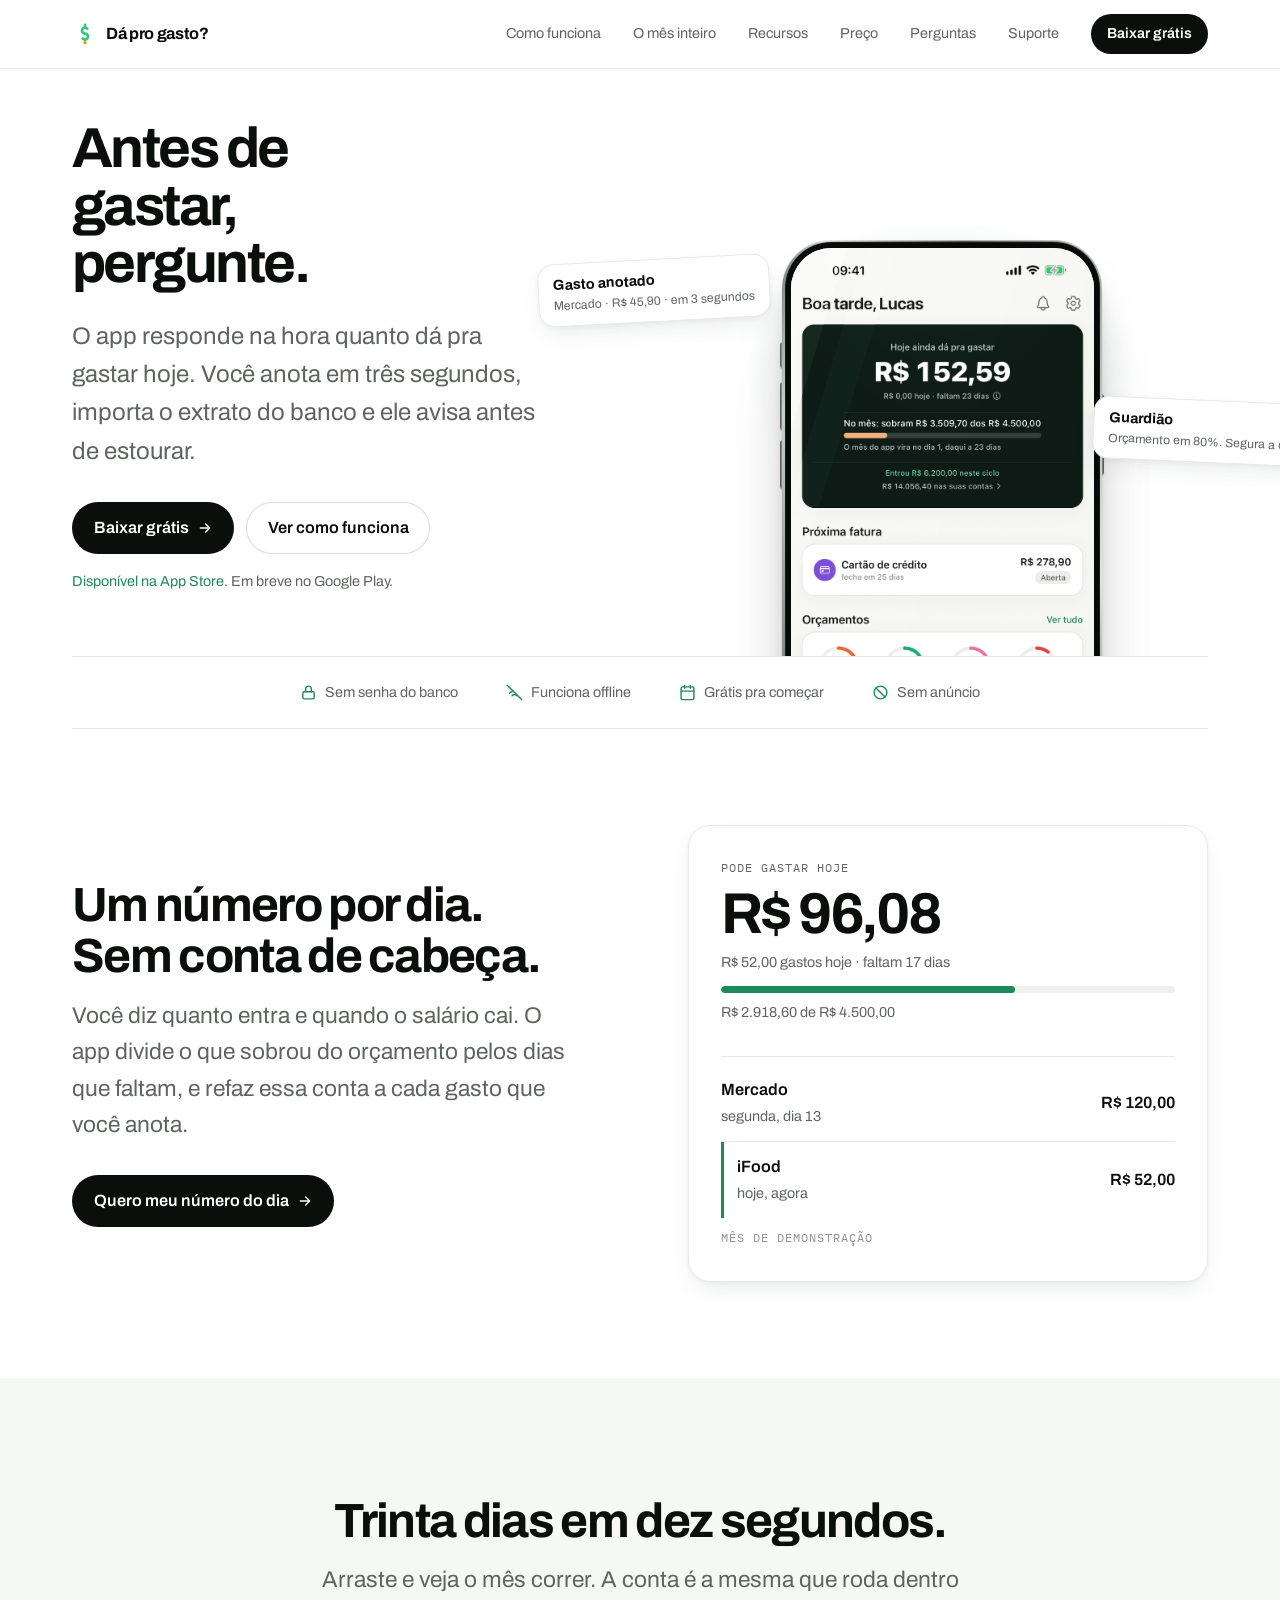
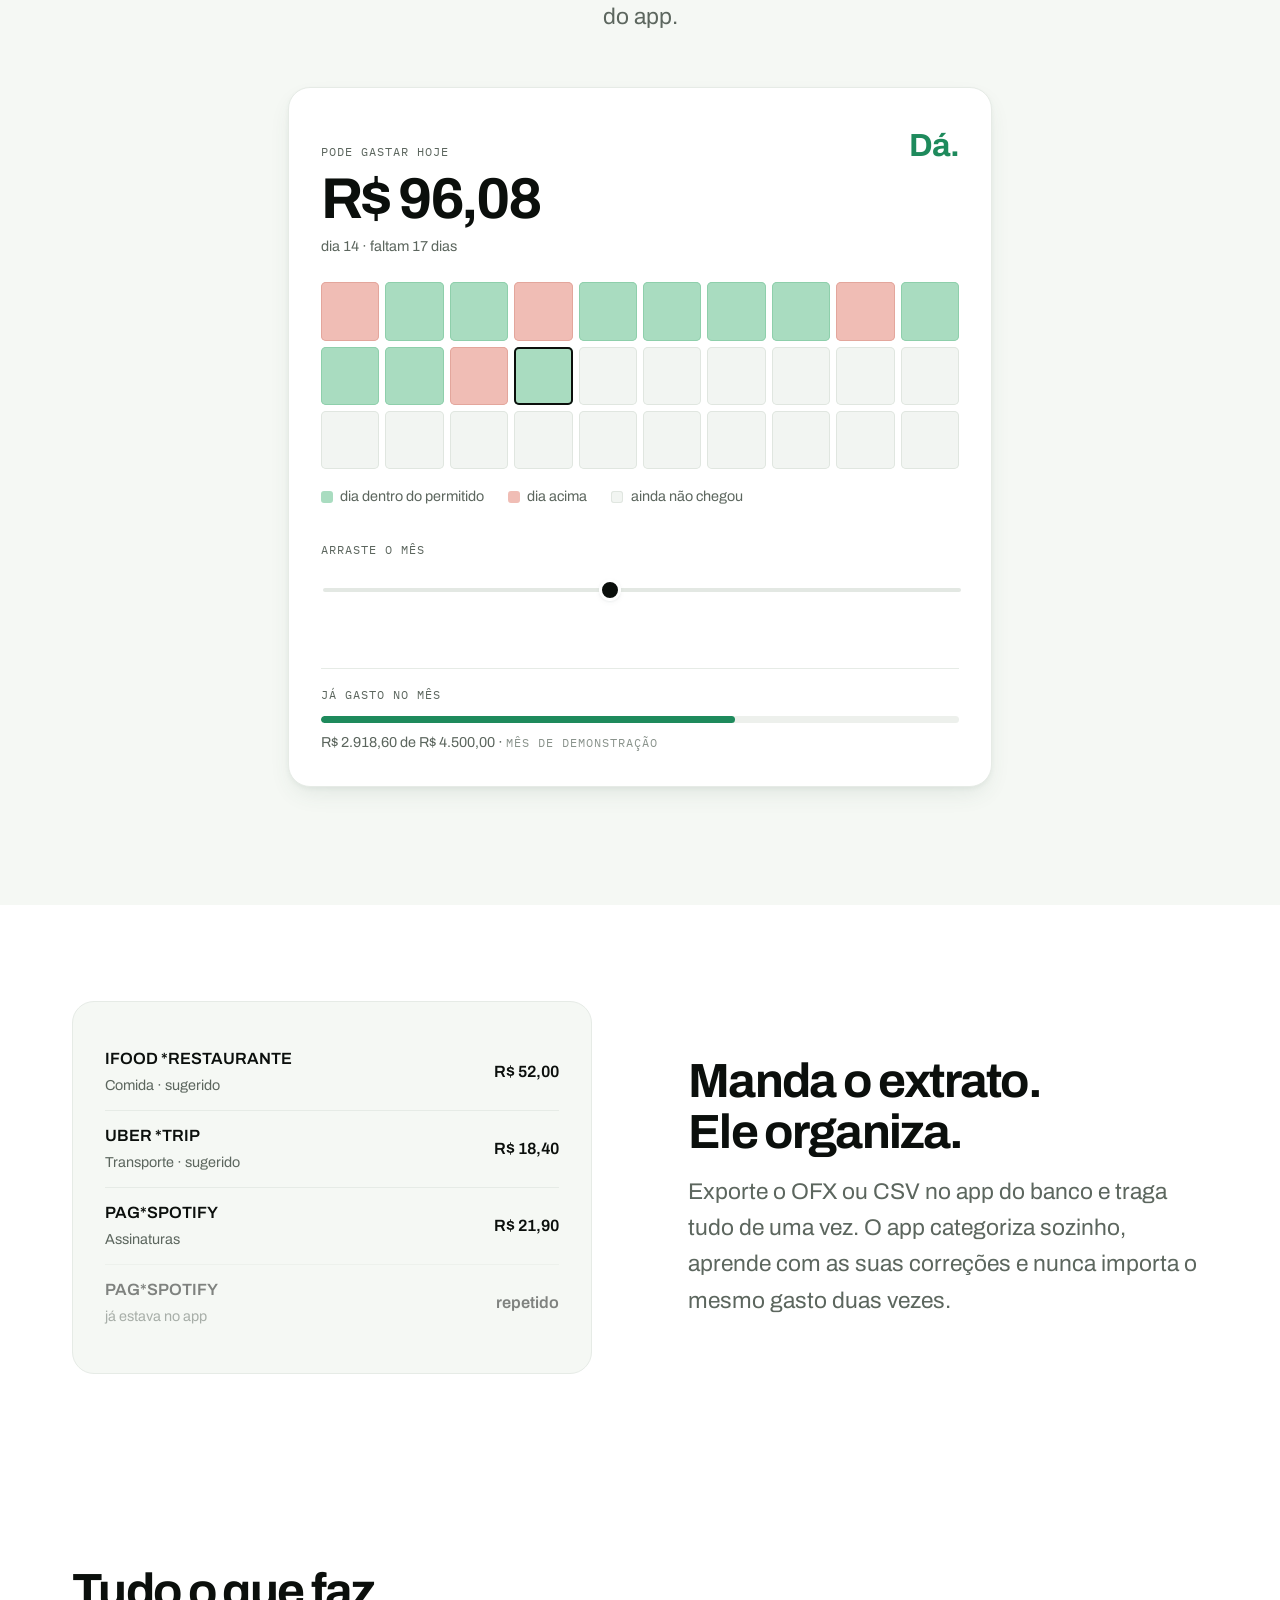
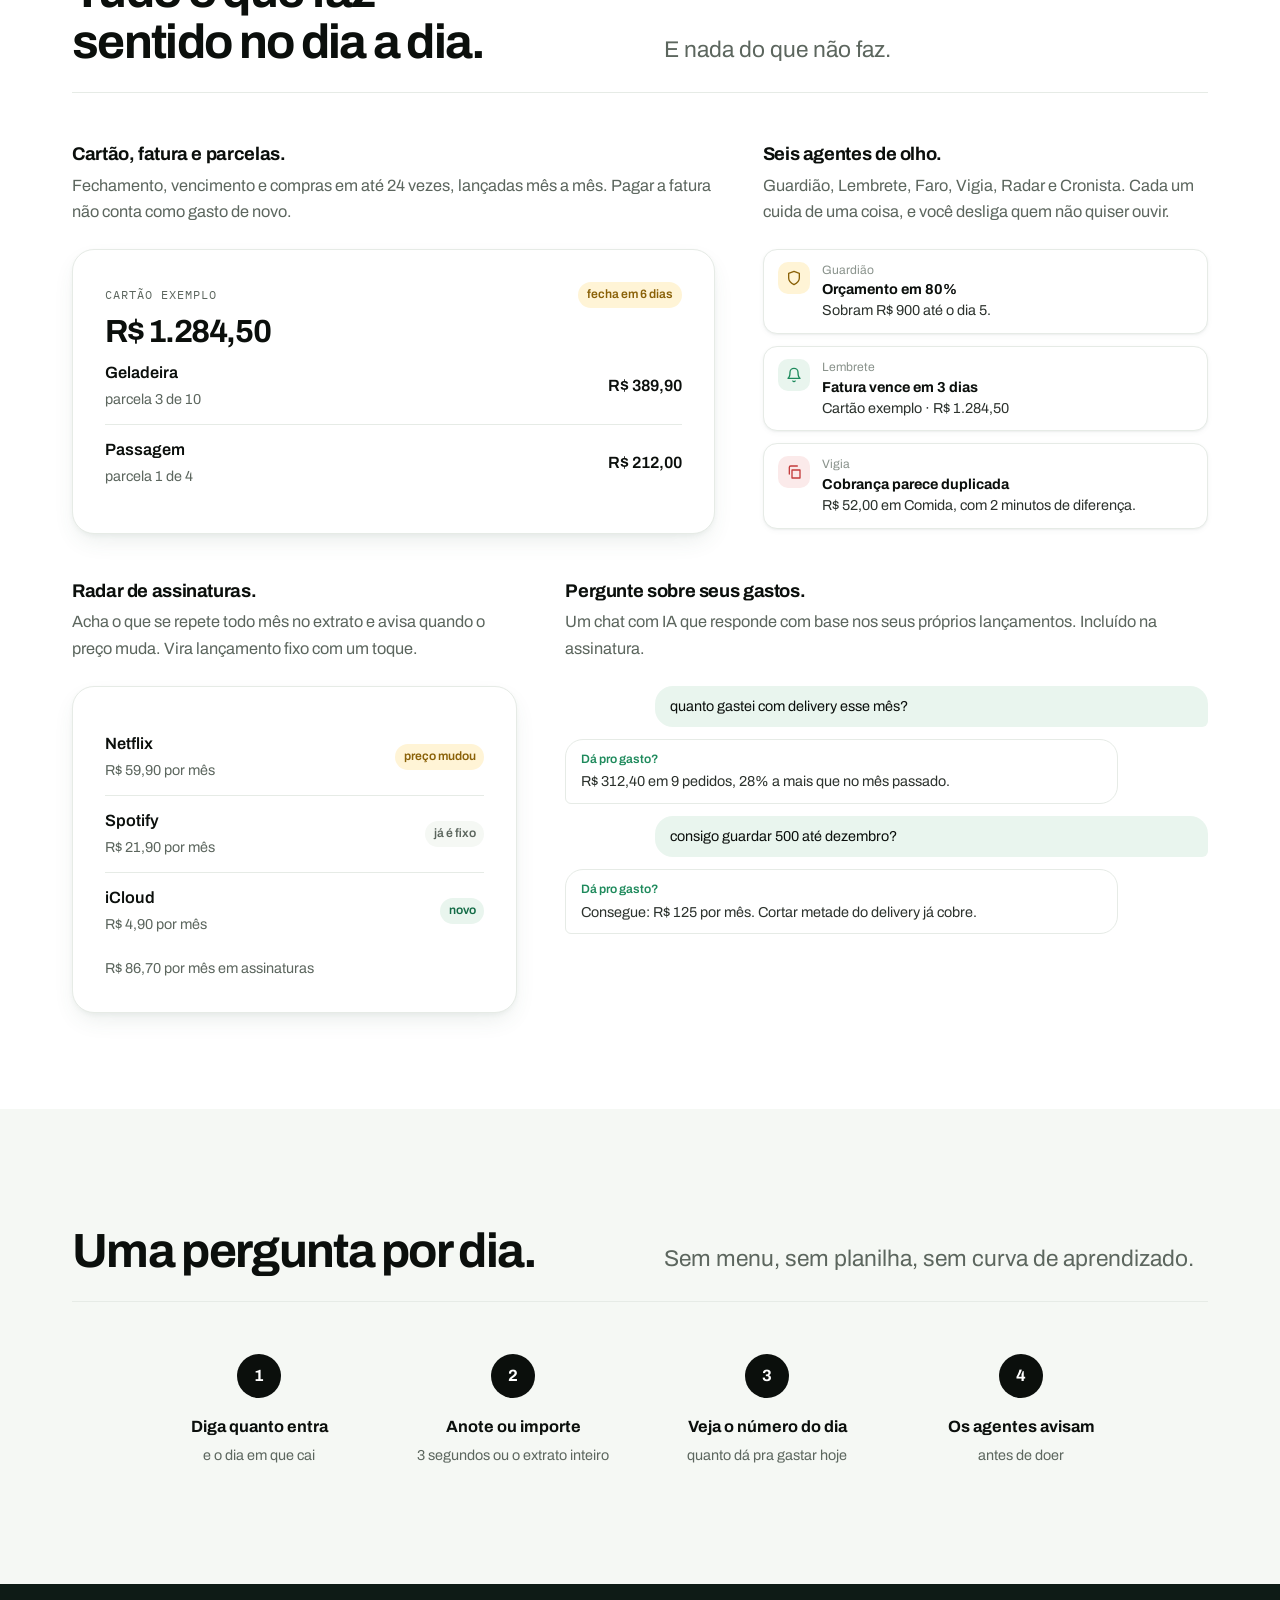
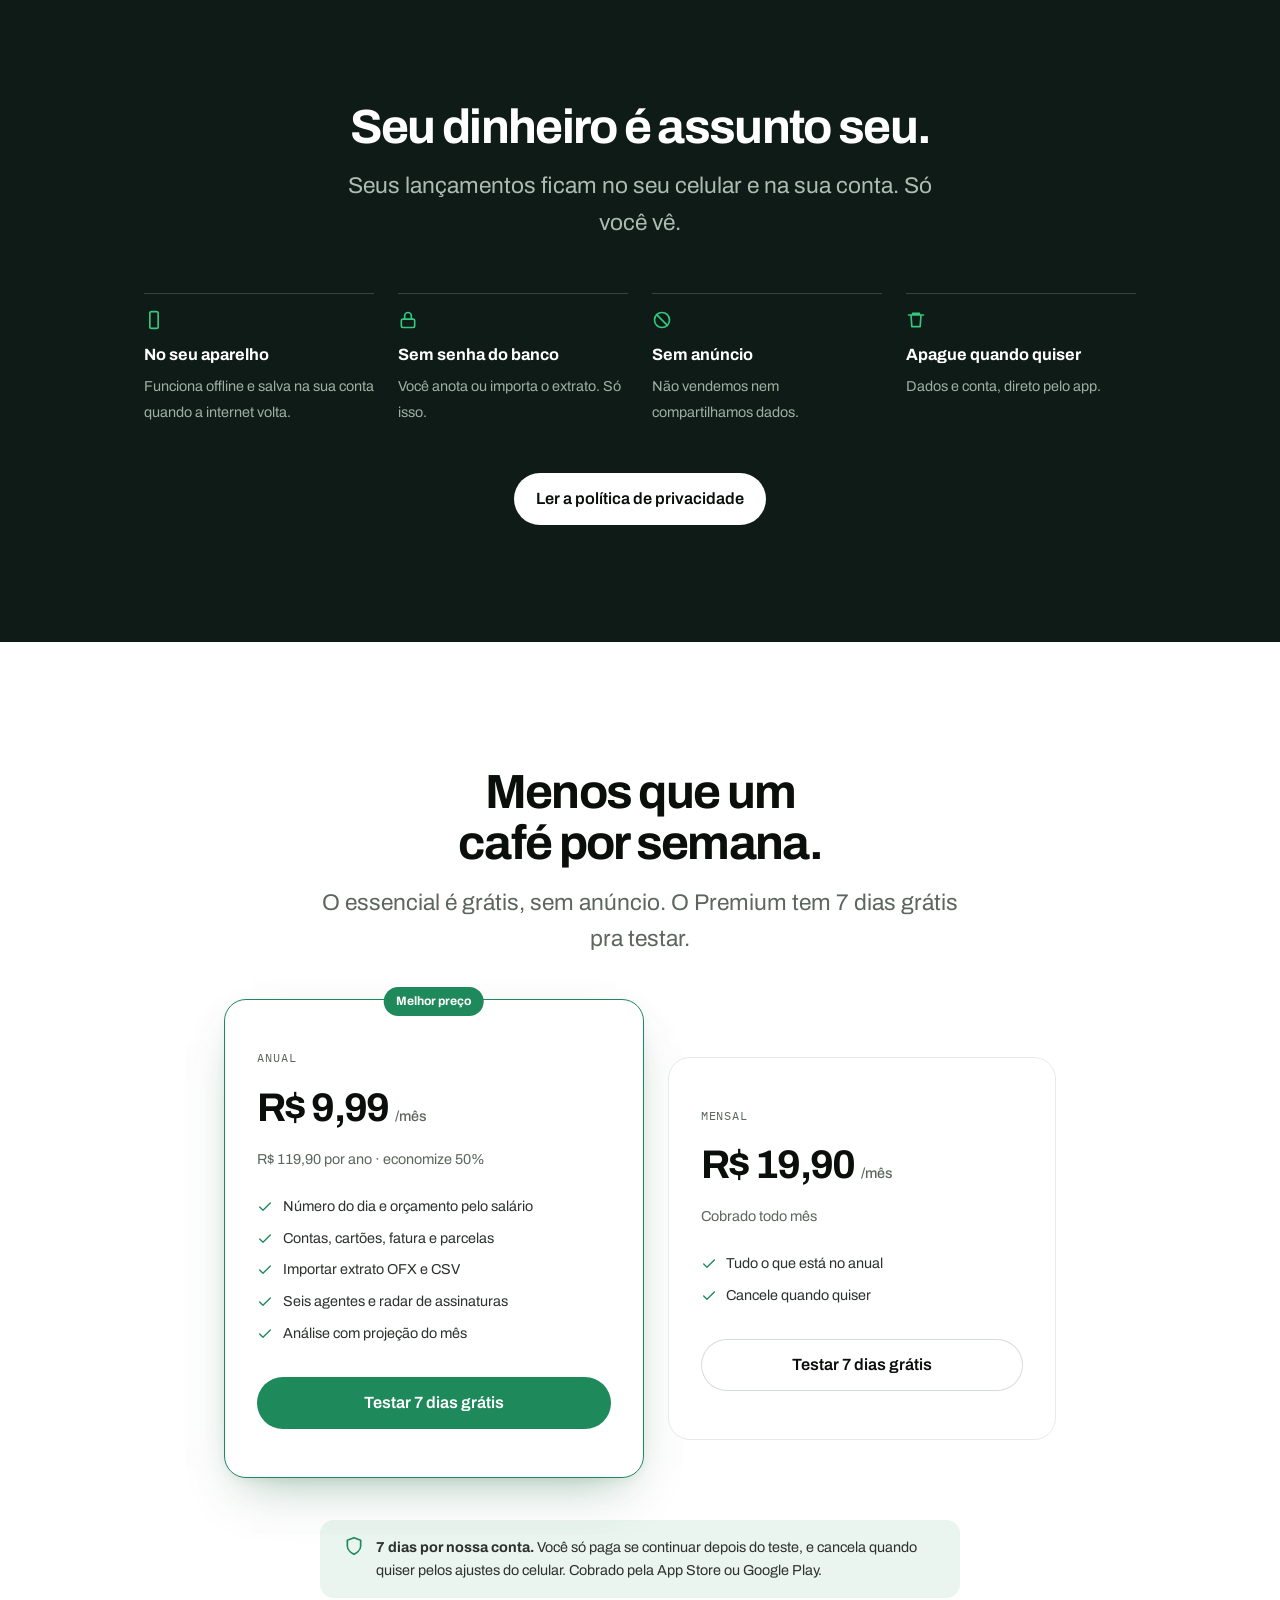
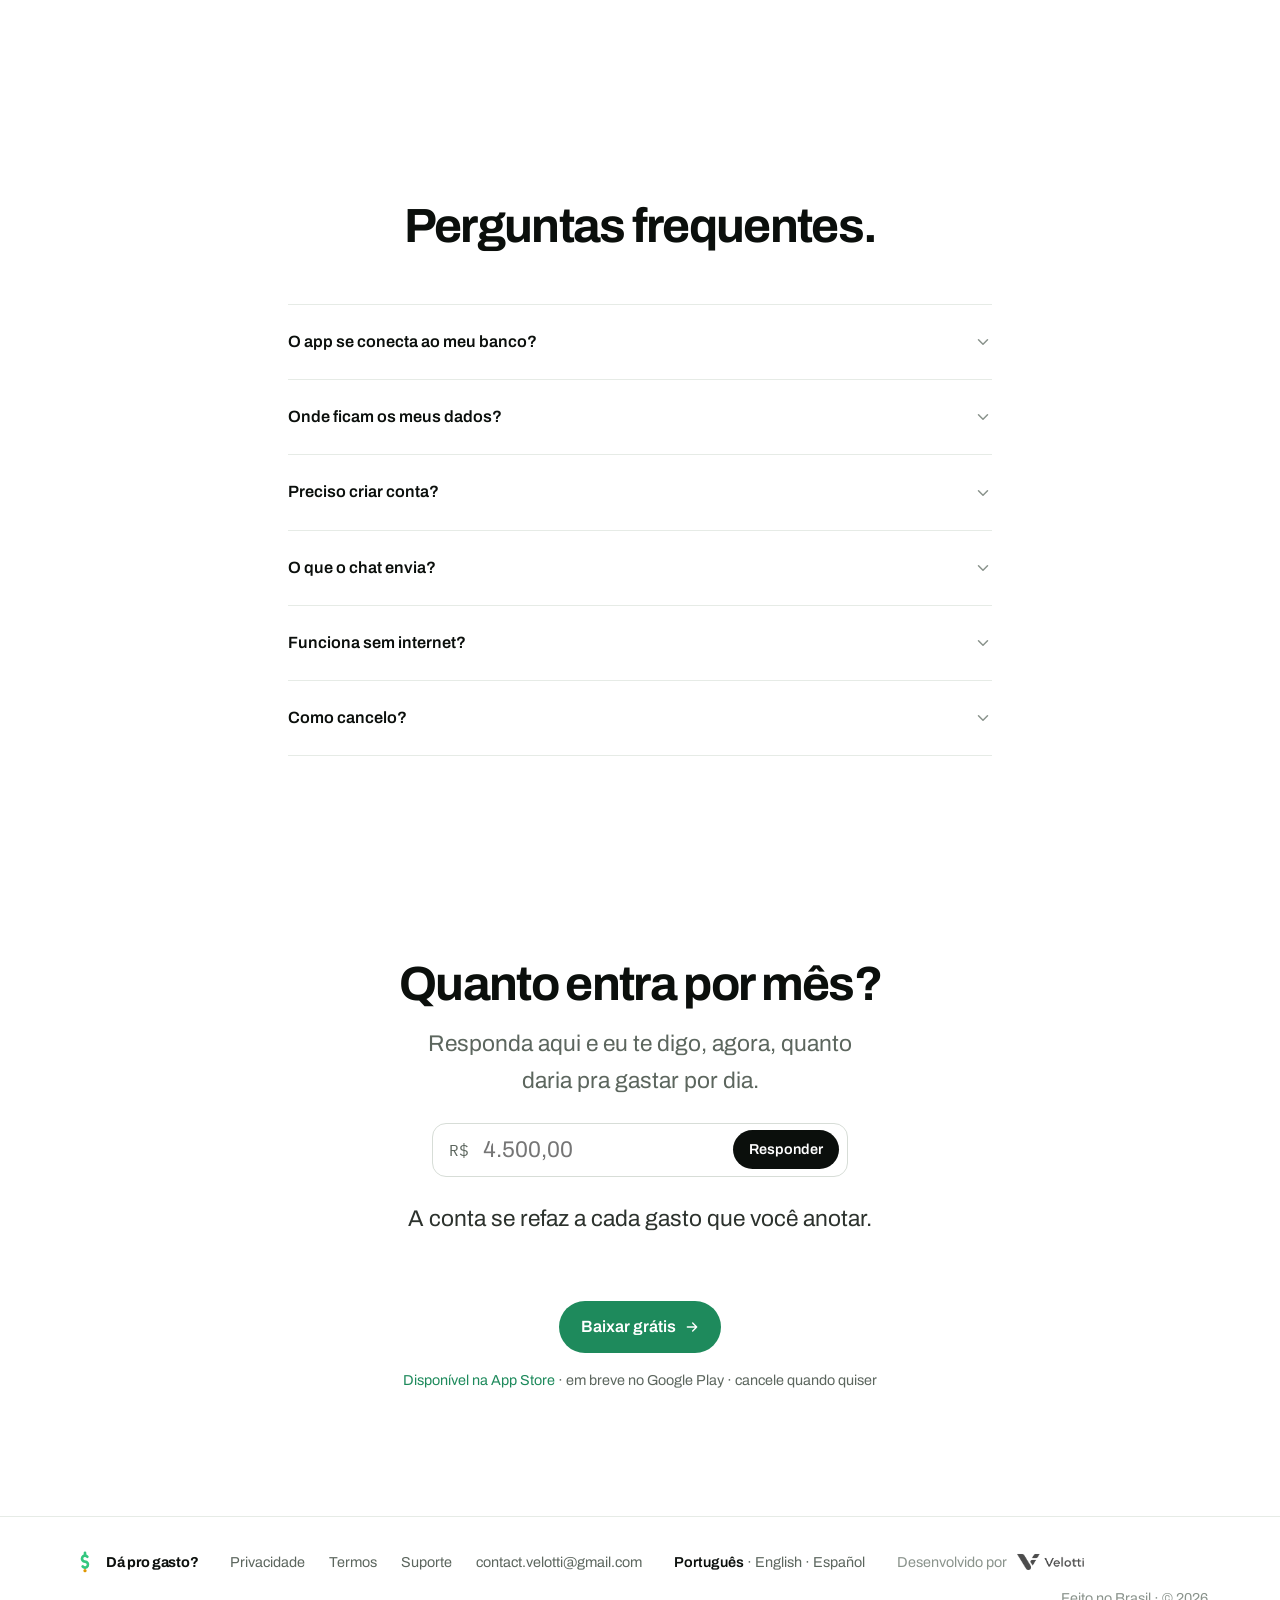
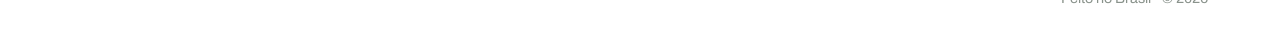
<file: index.html>
<!doctype html>
<html lang="pt-BR">
<head>
  <meta charset="utf-8">
  <meta name="viewport" content="width=device-width, initial-scale=1">
  <title>Dá pro gasto? — Antes de gastar, pergunte</title>
  <meta name="description" content="O app responde, todo dia, quanto dá pra gastar hoje. Anota em três segundos, importa o extrato do banco e avisa antes de estourar. Sem senha do banco.">
  <meta property="og:title" content="Dá pro gasto? — Antes de gastar, pergunte">
  <meta property="og:description" content="Quanto dá pra gastar hoje, num número só. Sem planilha e sem senha do banco.">
  <meta property="og:type" content="website">
  <meta property="og:image" content="https://diogolepri.github.io/daprogasto-site/assets/img/apple-touch-icon.png">
  <meta name="theme-color" content="#FFFFFF">
  <link rel="alternate" hreflang="pt-BR" href="./">
  <link rel="alternate" hreflang="en" href="en/">
  <link rel="alternate" hreflang="es" href="es/">
  <link rel="icon" href="assets/img/favicon.png">
  <link rel="apple-touch-icon" href="assets/img/apple-touch-icon.png">
  <link rel="preconnect" href="https://fonts.googleapis.com">
  <link rel="preconnect" href="https://fonts.gstatic.com" crossorigin>
  <link rel="stylesheet" href="https://fonts.googleapis.com/css2?family=Archivo:wght@400;500;600;700&family=IBM+Plex+Mono:wght@400;500&display=swap">
  <link rel="stylesheet" href="assets/css/site.css">
</head>
<body>
  <header class="nav">
    <div class="wrap">
      <a class="brand" href="./"><img src="assets/img/mark.svg" alt="" aria-hidden="true" width="26" height="26">Dá pro gasto?</a>
      <nav class="nav-links" aria-label="Seções">
        <a href="#como">Como funciona</a>
        <a href="#mes">O mês inteiro</a>
        <a href="#recursos">Recursos</a>
        <a href="#preco">Preço</a>
        <a href="#perguntas">Perguntas</a>
        <a href="suporte/">Suporte</a>
      </nav>
      <a class="btn btn-dark btn-sm nav-cta" href="https://apps.apple.com/app/id6811387568">Baixar grátis</a>
      <button class="menu-btn" aria-expanded="false" aria-controls="menu-mobile">Menu</button>
    </div>
    <nav id="menu-mobile" class="nav-mobile" aria-label="Seções (celular)">
      <a href="#como">Como funciona</a>
      <a href="#mes">O mês inteiro</a>
      <a href="#recursos">Recursos</a>
      <a href="#preco">Preço</a>
      <a href="#perguntas">Perguntas</a>
      <a href="suporte/">Suporte</a>
      <a class="btn btn-dark" href="https://apps.apple.com/app/id6811387568">Baixar grátis</a>
    </nav>
  </header>

  <main>
    <section class="secao hero">
      <div class="wrap">
        <div class="hero-grid">
         <div class="hero-texto">
        <h1>Antes de gastar, pergunte.</h1>
        <p class="lead">O app responde na hora quanto dá pra gastar hoje. Você anota em três segundos, importa o extrato do banco e ele avisa antes de estourar.</p>
        <div class="acoes">
          <a class="btn btn-dark" href="https://apps.apple.com/app/id6811387568">Baixar grátis
            <svg viewBox="0 0 24 24" fill="none" stroke="currentColor" stroke-width="2" stroke-linecap="round" stroke-linejoin="round" aria-hidden="true"><path d="M5 12h14M13 6l6 6-6 6"/></svg>
          </a>
          <a class="btn btn-linha" href="#como">Ver como funciona</a>
        </div>
        <p class="nota"><a href="https://apps.apple.com/app/id6811387568">Disponível na App Store</a>. Em breve no Google Play.</p>

         </div>

          <div class="palco">
            <div class="palco-janela">
              <div class="fone">
                <i class="fone-tecla fone-tecla--acao" aria-hidden="true"></i>
                <i class="fone-tecla fone-tecla--vol-mais" aria-hidden="true"></i>
                <i class="fone-tecla fone-tecla--vol-menos" aria-hidden="true"></i>
                <i class="fone-tecla fone-tecla--power" aria-hidden="true"></i>
                <div class="fone-corpo">
                  <div class="fone-vidro">
                    <div class="fone-tela">
                      <img src="assets/img/screenshots/home.png" width="750" height="1141"
                           fetchpriority="high" decoding="async"
                           alt="Tela inicial do app: saldo do mês, quanto entrou e saiu, e a linha Dá pro gasto hoje.">
                      <span class="fone-brilho" aria-hidden="true"></span>
                    </div>
                  </div>
                </div>
              </div>
            </div>
            <div class="flutua flutua--a"><b>Gasto anotado</b><span class="peq">Mercado · R$ 45,90 · em 3 segundos</span></div>
            <div class="flutua flutua--b"><b>Guardião</b><span class="peq">Orçamento em 80%. Segura a onda.</span></div>
          </div>
        </div>

        <div class="fatos">
          <span><svg viewBox="0 0 24 24" fill="none" stroke="currentColor" stroke-width="2" stroke-linecap="round" stroke-linejoin="round" aria-hidden="true"><rect x="4" y="11" width="16" height="10" rx="2"/><path d="M8 11V7a4 4 0 0 1 8 0v4"/></svg>Sem senha do banco</span>
          <span><svg viewBox="0 0 24 24" fill="none" stroke="currentColor" stroke-width="2" stroke-linecap="round" stroke-linejoin="round" aria-hidden="true"><path d="M2 2l20 20"/><path d="M8.5 16.5a5 5 0 0 1 7 0"/><path d="M5 12.9a10 10 0 0 1 5.2-2.7"/></svg>Funciona offline</span>
          <span><svg viewBox="0 0 24 24" fill="none" stroke="currentColor" stroke-width="2" stroke-linecap="round" stroke-linejoin="round" aria-hidden="true"><rect x="3" y="4" width="18" height="18" rx="2"/><path d="M16 2v4M8 2v4M3 10h18"/></svg>Grátis pra começar</span>
          <span><svg viewBox="0 0 24 24" fill="none" stroke="currentColor" stroke-width="2" stroke-linecap="round" stroke-linejoin="round" aria-hidden="true"><circle cx="12" cy="12" r="9"/><path d="M5.6 5.6l12.8 12.8"/></svg>Sem anúncio</span>
        </div>
      </div>
    </section>

    <section class="secao reveal" id="como">
      <div class="wrap duas">
        <div class="texto">
          <h2 class="titulo">Um número por dia. Sem conta de cabeça.</h2>
          <p class="lead" style="margin-top:var(--g-4)">Você diz quanto entra e quando o salário cai. O app divide o que sobrou do orçamento pelos dias que faltam, e refaz essa conta a cada gasto que você anota.</p>
          <a class="btn btn-dark" href="#preco" style="margin-top:var(--g-6)">Quero meu número do dia
            <svg viewBox="0 0 24 24" fill="none" stroke="currentColor" stroke-width="2" stroke-linecap="round" stroke-linejoin="round" aria-hidden="true"><path d="M5 12h14M13 6l6 6-6 6"/></svg>
          </a>
        </div>
        <div class="painel painel--sangra">
          <p class="rotulo">Pode gastar hoje</p>
          <p class="numerao num" id="a1Num">R$ 96,08</p>
          <p class="sub" id="a1Sub">R$ 52,00 gastos hoje · faltam 17 dias</p>
          <div class="barra"><i id="a1Meter"></i></div>
          <p class="sub" id="a1Budget">R$ 2.918,60 de R$ 4.500,00</p>
          <div style="margin-top:var(--g-6);border-top:1px solid var(--g-linha);padding-top:var(--g-2)">
            <div class="linha-item"><div class="t"><b>Mercado</b><span>segunda, dia 13</span></div><span class="v">R$ 120,00</span></div>
            <div class="linha-item marca-nova"><div class="t"><b>iFood</b><span>hoje, agora</span></div><span class="v">R$ 52,00</span></div>
          </div>
          <p class="sub"><span class="demo">Mês de demonstração</span></p>
        </div>
      </div>
    </section>

    <section class="secao faixa reveal" id="mes">
      <div class="wrap">
        <div class="cabeca">
          <h2 class="titulo">Trinta dias em dez segundos.</h2>
          <p class="lead">Arraste e veja o mês correr. A conta é a mesma que roda dentro do app.</p>
        </div>
        <div class="painel painel--mes painel--sangra">
          <div style="display:flex;align-items:baseline;justify-content:space-between;gap:var(--g-4);flex-wrap:wrap">
            <div>
              <p class="rotulo">Pode gastar hoje</p>
              <p class="numerao num" id="pNum">R$ 96,08</p>
            </div>
            <p id="pVer" style="font-size:var(--g-t-xl);font-weight:700;letter-spacing:-.03em;margin:0;color:var(--g-verde)">Dá.</p>
          </div>
          <p class="sub" id="pSub">dia 14 · faltam 17 dias</p>

          <div class="mes" id="grid" aria-hidden="true"></div>
          <div class="legenda">
            <span><i style="background:#A9DCC0"></i>dia dentro do permitido</span>
            <span><i style="background:#F0BDB5"></i>dia acima</span>
            <span><i style="background:#F2F5F2;box-shadow:inset 0 0 0 1px #E0E6E0"></i>ainda não chegou</span>
          </div>

          <label for="dia" class="rotulo" style="display:block;margin-top:var(--g-6)">Arraste o mês</label>
          <input type="range" id="dia" min="1" max="30" value="14" class="scrub" aria-describedby="pSub">

          <div class="gasto">
            <p class="rotulo">Já gasto no mês</p>
            <div class="barra"><i id="pMeter"></i></div>
            <p class="sub" id="pBudget">R$ 2.918,60 de R$ 4.500,00 · <span class="demo">mês de demonstração</span></p>
          </div>
        </div>
      </div>
    </section>

    <section class="secao reveal">
      <div class="wrap duas duas--inv">
        <div class="texto">
          <h2 class="titulo">Manda o extrato. Ele organiza.</h2>
          <p class="lead" style="margin-top:var(--g-4)">Exporte o OFX ou CSV no app do banco e traga tudo de uma vez. O app categoriza sozinho, aprende com as suas correções e nunca importa o mesmo gasto duas vezes.</p>
        </div>
        <div class="painel painel--suave painel--sangra">
          <div class="linha-item"><div class="t"><b>IFOOD *RESTAURANTE</b><span>Comida · sugerido</span></div><span class="v">R$ 52,00</span></div>
          <div class="linha-item"><div class="t"><b>UBER *TRIP</b><span>Transporte · sugerido</span></div><span class="v">R$ 18,40</span></div>
          <div class="linha-item"><div class="t"><b>PAG*SPOTIFY</b><span>Assinaturas</span></div><span class="v">R$ 21,90</span></div>
          <div class="linha-item" style="opacity:.5"><div class="t"><b>PAG*SPOTIFY</b><span>já estava no app</span></div><span class="v">repetido</span></div>
        </div>
      </div>
    </section>

    <section class="secao reveal" id="recursos">
      <div class="wrap">
        <div class="cabeca cabeca--trilho">
          <h2 class="titulo">Tudo o que faz sentido no dia a dia.</h2>
          <p class="lead">E nada do que não faz.</p>
        </div>
        <div class="recursos">

          <div class="recurso">
            <h3>Cartão, fatura e parcelas.</h3>
            <p>Fechamento, vencimento e compras em até 24 vezes, lançadas mês a mês. Pagar a fatura não conta como gasto de novo.</p>
            <div class="painel">
              <div style="display:flex;justify-content:space-between;align-items:center;gap:var(--g-4)">
                <p class="rotulo">Cartão exemplo</p>
                <span class="pill pill--ouro">fecha em 6 dias</span>
              </div>
              <p class="numerao num" style="font-size:2rem">R$ 1.284,50</p>
              <div class="linha-item"><div class="t"><b>Geladeira</b><span>parcela 3 de 10</span></div><span class="v">R$ 389,90</span></div>
              <div class="linha-item"><div class="t"><b>Passagem</b><span>parcela 1 de 4</span></div><span class="v">R$ 212,00</span></div>
            </div>
          </div>

          <div class="recurso">
            <h3>Seis agentes de olho.</h3>
            <p>Guardião, Lembrete, Faro, Vigia, Radar e Cronista. Cada um cuida de uma coisa, e você desliga quem não quiser ouvir.</p>
            <div class="avisos">
              <div class="notif"><span class="ic" style="background:#FFF4D6;color:#8A6108"><svg viewBox="0 0 24 24" fill="none" stroke="currentColor" stroke-width="2" stroke-linecap="round" stroke-linejoin="round" aria-hidden="true"><path d="M12 22s8-4 8-10V5l-8-3-8 3v7c0 6 8 10 8 10z"/></svg></span><div class="t"><small>Guardião</small><b>Orçamento em 80%</b>Sobram R$ 900 até o dia 5.</div></div>
              <div class="notif"><span class="ic" style="background:#E9F5EE;color:#1E8A5C"><svg viewBox="0 0 24 24" fill="none" stroke="currentColor" stroke-width="2" stroke-linecap="round" stroke-linejoin="round" aria-hidden="true"><path d="M6 8a6 6 0 0 1 12 0c0 7 3 9 3 9H3s3-2 3-9M10.3 21a1.9 1.9 0 0 0 3.4 0"/></svg></span><div class="t"><small>Lembrete</small><b>Fatura vence em 3 dias</b>Cartão exemplo · R$ 1.284,50</div></div>
              <div class="notif"><span class="ic" style="background:#FBEAEA;color:#C43D3D"><svg viewBox="0 0 24 24" fill="none" stroke="currentColor" stroke-width="2" stroke-linecap="round" stroke-linejoin="round" aria-hidden="true"><path d="M9 9h12v12H9zM5 15V5a2 2 0 0 1 2-2h10"/></svg></span><div class="t"><small>Vigia</small><b>Cobrança parece duplicada</b>R$ 52,00 em Comida, com 2 minutos de diferença.</div></div>
            </div>
          </div>

          <div class="recurso">
            <h3>Radar de assinaturas.</h3>
            <p>Acha o que se repete todo mês no extrato e avisa quando o preço muda. Vira lançamento fixo com um toque.</p>
            <div class="painel">
              <div class="linha-item"><div class="t"><b>Netflix</b><span>R$ 59,90 por mês</span></div><span class="pill pill--ouro">preço mudou</span></div>
              <div class="linha-item"><div class="t"><b>Spotify</b><span>R$ 21,90 por mês</span></div><span class="pill pill--cinza">já é fixo</span></div>
              <div class="linha-item"><div class="t"><b>iCloud</b><span>R$ 4,90 por mês</span></div><span class="pill pill--verde">novo</span></div>
              <p class="sub">R$ 86,70 por mês em assinaturas</p>
            </div>
          </div>

          <div class="recurso">
            <h3>Pergunte sobre seus gastos.</h3>
            <p>Um chat com IA que responde com base nos seus próprios lançamentos. Incluído na assinatura.</p>
            <div class="avisos">
              <div class="bolha bolha--eu">quanto gastei com delivery esse mês?</div>
              <div class="bolha bolha--ia"><small>Dá pro gasto?</small>R$ 312,40 em 9 pedidos, 28% a mais que no mês passado.</div>
              <div class="bolha bolha--eu">consigo guardar 500 até dezembro?</div>
              <div class="bolha bolha--ia"><small>Dá pro gasto?</small>Consegue: R$ 125 por mês. Cortar metade do delivery já cobre.</div>
            </div>
          </div>

        </div>
      </div>
    </section>

    <section class="secao faixa reveal">
      <div class="wrap">
        <div class="cabeca cabeca--trilho">
          <h2 class="titulo">Uma pergunta por dia.</h2>
          <p class="lead">Sem menu, sem planilha, sem curva de aprendizado.</p>
        </div>
        <div class="passos">
          <div class="passo"><div class="n">1</div><b>Diga quanto entra</b><span>e o dia em que cai</span></div>
          <div class="passo"><div class="n">2</div><b>Anote ou importe</b><span>3 segundos ou o extrato inteiro</span></div>
          <div class="passo"><div class="n">3</div><b>Veja o número do dia</b><span>quanto dá pra gastar hoje</span></div>
          <div class="passo"><div class="n">4</div><b>Os agentes avisam</b><span>antes de doer</span></div>
        </div>
      </div>
    </section>

    <section class="secao escuro reveal">
      <div class="wrap">
        <div class="cabeca">
          <h2 class="titulo">Seu dinheiro é assunto seu.</h2>
          <p class="lead">Seus lançamentos ficam no seu celular e na sua conta. Só você vê.</p>
        </div>
        <div class="confia">
          <div><svg viewBox="0 0 24 24" fill="none" stroke="currentColor" stroke-width="2" stroke-linecap="round" stroke-linejoin="round" aria-hidden="true"><rect x="7" y="2" width="10" height="20" rx="2"/></svg><b>No seu aparelho</b><span>Funciona offline e salva na sua conta quando a internet volta.</span></div>
          <div><svg viewBox="0 0 24 24" fill="none" stroke="currentColor" stroke-width="2" stroke-linecap="round" stroke-linejoin="round" aria-hidden="true"><rect x="4" y="11" width="16" height="10" rx="2"/><path d="M8 11V7a4 4 0 0 1 8 0v4"/></svg><b>Sem senha do banco</b><span>Você anota ou importa o extrato. Só isso.</span></div>
          <div><svg viewBox="0 0 24 24" fill="none" stroke="currentColor" stroke-width="2" stroke-linecap="round" stroke-linejoin="round" aria-hidden="true"><circle cx="12" cy="12" r="9"/><path d="M5.6 5.6l12.8 12.8"/></svg><b>Sem anúncio</b><span>Não vendemos nem compartilhamos dados.</span></div>
          <div><svg viewBox="0 0 24 24" fill="none" stroke="currentColor" stroke-width="2" stroke-linecap="round" stroke-linejoin="round" aria-hidden="true"><path d="M3 6h18M8 6V4h8v2M6 6l1 14h10l1-14"/></svg><b>Apague quando quiser</b><span>Dados e conta, direto pelo app.</span></div>
        </div>
        <div style="text-align:center;margin-top:var(--g-7)">
          <a class="btn btn-light" href="privacidade/">Ler a política de privacidade</a>
        </div>
      </div>
    </section>

    <section class="secao secao--ar reveal" id="preco">
      <div class="wrap">
        <div class="cabeca">
          <h2 class="titulo">Menos que um café por semana.</h2>
          <p class="lead">O essencial é grátis, sem anúncio. O Premium tem 7 dias grátis pra testar.</p>
        </div>
        <div class="planos">
          <div class="plano plano--melhor">
            <span class="selo">Melhor preço</span>
            <p class="rotulo">Anual</p>
            <p class="preco num">R$ 9,99 <small>/mês</small></p>
            <p class="sub">R$ 119,90 por ano · economize 50%</p>
            <ul>
              <li><svg viewBox="0 0 24 24" fill="none" stroke="currentColor" stroke-width="2" stroke-linecap="round" stroke-linejoin="round" aria-hidden="true"><path d="M20 6 9 17l-5-5"/></svg>Número do dia e orçamento pelo salário</li>
              <li><svg viewBox="0 0 24 24" fill="none" stroke="currentColor" stroke-width="2" stroke-linecap="round" stroke-linejoin="round" aria-hidden="true"><path d="M20 6 9 17l-5-5"/></svg>Contas, cartões, fatura e parcelas</li>
              <li><svg viewBox="0 0 24 24" fill="none" stroke="currentColor" stroke-width="2" stroke-linecap="round" stroke-linejoin="round" aria-hidden="true"><path d="M20 6 9 17l-5-5"/></svg>Importar extrato OFX e CSV</li>
              <li><svg viewBox="0 0 24 24" fill="none" stroke="currentColor" stroke-width="2" stroke-linecap="round" stroke-linejoin="round" aria-hidden="true"><path d="M20 6 9 17l-5-5"/></svg>Seis agentes e radar de assinaturas</li>
              <li><svg viewBox="0 0 24 24" fill="none" stroke="currentColor" stroke-width="2" stroke-linecap="round" stroke-linejoin="round" aria-hidden="true"><path d="M20 6 9 17l-5-5"/></svg>Análise com projeção do mês</li>
            </ul>
            <a class="btn btn-verde" href="#comecar">Testar 7 dias grátis</a>
          </div>
          <div class="plano">
            <p class="rotulo">Mensal</p>
            <p class="preco num">R$ 19,90 <small>/mês</small></p>
            <p class="sub">Cobrado todo mês</p>
            <ul>
              <li><svg viewBox="0 0 24 24" fill="none" stroke="currentColor" stroke-width="2" stroke-linecap="round" stroke-linejoin="round" aria-hidden="true"><path d="M20 6 9 17l-5-5"/></svg>Tudo o que está no anual</li>
              <li><svg viewBox="0 0 24 24" fill="none" stroke="currentColor" stroke-width="2" stroke-linecap="round" stroke-linejoin="round" aria-hidden="true"><path d="M20 6 9 17l-5-5"/></svg>Cancele quando quiser</li>
            </ul>
            <a class="btn btn-linha" href="#comecar">Testar 7 dias grátis</a>
          </div>
        </div>
        <div class="garantia">
          <svg viewBox="0 0 24 24" fill="none" stroke="currentColor" stroke-width="2" stroke-linecap="round" stroke-linejoin="round" aria-hidden="true"><path d="M12 22s8-4 8-10V5l-8-3-8 3v7c0 6 8 10 8 10z"/></svg>
          <span><b>7 dias por nossa conta.</b> Você só paga se continuar depois do teste, e cancela quando quiser pelos ajustes do celular. Cobrado pela App Store ou Google Play.</span>
        </div>
      </div>
    </section>

    <section class="secao secao--denso reveal" id="perguntas">
      <div class="wrap">
        <div class="cabeca"><h2 class="titulo">Perguntas frequentes.</h2></div>
        <div class="faq">
          <details><summary>O app se conecta ao meu banco?<svg viewBox="0 0 24 24" fill="none" stroke="currentColor" stroke-width="2" stroke-linecap="round" stroke-linejoin="round" aria-hidden="true"><path d="m6 9 6 6 6-6"/></svg></summary><p>Não. Ele não pede senha nem acesso à sua conta. Você anota os gastos ou exporta o extrato no app do banco (OFX ou CSV) e importa aqui, que o app categoriza e evita repetidos.</p></details>
          <details><summary>Onde ficam os meus dados?<svg viewBox="0 0 24 24" fill="none" stroke="currentColor" stroke-width="2" stroke-linecap="round" stroke-linejoin="round" aria-hidden="true"><path d="m6 9 6 6 6-6"/></svg></summary><p>No seu celular, num banco de dados local, e na sua conta na nuvem, salvos sozinhos segundos depois de cada mudança. Só você acessa.</p></details>
          <details><summary>Preciso criar conta?<svg viewBox="0 0 24 24" fill="none" stroke="currentColor" stroke-width="2" stroke-linecap="round" stroke-linejoin="round" aria-hidden="true"><path d="m6 9 6 6 6-6"/></svg></summary><p>Sim. É na sua conta que os seus dados ficam salvos, na nuvem e automaticamente. Trocou de celular, é só entrar: tudo volta. Dá para entrar com a Apple, com o Google ou com e-mail.</p></details>
          <details><summary>O que o chat envia?<svg viewBox="0 0 24 24" fill="none" stroke="currentColor" stroke-width="2" stroke-linecap="round" stroke-linejoin="round" aria-hidden="true"><path d="m6 9 6 6 6-6"/></svg></summary><p>Quando você faz uma pergunta, o app envia um resumo: totais do mês, categorias, contas, assinaturas e os últimos lançamentos. Esse resumo vai para o nosso servidor e para o provedor de IA, que responde. Não guardamos a pergunta nem a resposta, só a contagem diária.</p></details>
          <details><summary>Funciona sem internet?<svg viewBox="0 0 24 24" fill="none" stroke="currentColor" stroke-width="2" stroke-linecap="round" stroke-linejoin="round" aria-hidden="true"><path d="m6 9 6 6 6-6"/></svg></summary><p>Sim. Sem sinal, o app abre e anota igual; quando a internet volta, tudo sobe para a nuvem sozinho. Só o chat precisa de conexão.</p></details>
          <details><summary>Como cancelo?<svg viewBox="0 0 24 24" fill="none" stroke="currentColor" stroke-width="2" stroke-linecap="round" stroke-linejoin="round" aria-hidden="true"><path d="m6 9 6 6 6-6"/></svg></summary><p>Pelos ajustes de assinatura do iPhone ou da Play Store, a qualquer momento. O acesso continua até o fim do período já pago.</p></details>
        </div>
      </div>
    </section>

    <section class="secao secao--ar fecho" id="comecar">
      <div class="wrap">
        <h2 class="titulo" style="max-width:20ch;margin-inline:auto">Quanto entra por mês?</h2>
        <p class="lead" style="margin:var(--g-4) auto 0;max-width:36ch">Responda aqui e eu te digo, agora, quanto daria pra gastar por dia.</p>
        <div class="campo">
          <span aria-hidden="true">R$</span>
          <input id="entra" type="text" inputmode="decimal" autocomplete="off" placeholder="4.500,00" aria-label="Quanto entra por mês, em reais">
          <button type="button" class="btn btn-dark btn-sm" id="responder">Responder</button>
        </div>
        <p class="resposta" id="saida" role="status" aria-live="polite">A conta se refaz a cada gasto que você anotar.</p>
        <a class="btn btn-verde" href="https://apps.apple.com/app/id6811387568">Baixar grátis
          <svg viewBox="0 0 24 24" fill="none" stroke="currentColor" stroke-width="2" stroke-linecap="round" stroke-linejoin="round" aria-hidden="true"><path d="M5 12h14M13 6l6 6-6 6"/></svg>
        </a>
        <p class="nota"><a href="https://apps.apple.com/app/id6811387568">Disponível na App Store</a> · em breve no Google Play · cancele quando quiser</p>
      </div>
    </section>
  </main>

  <footer>
    <div class="wrap">
      <a class="brand" href="./"><img src="assets/img/mark.svg" alt="" aria-hidden="true" width="26" height="26">Dá pro gasto?</a>
      <nav class="links" aria-label="Rodapé">
        <a href="privacidade/">Privacidade</a>
        <a href="termos/">Termos</a>
        <a href="suporte/">Suporte</a>
        <a href="mailto:contact.velotti@gmail.com">contact.velotti@gmail.com</a>
      </nav>
      <nav class="idiomas" aria-label="Idioma">
        <a href="./" hreflang="pt-BR" lang="pt-BR" aria-current="page">Português</a> · <a href="en/" hreflang="en" lang="en">English</a> · <a href="es/" hreflang="es" lang="es">Español</a>
      </nav>
      <a class="velotti" href="https://velotti.com.br" target="_blank" rel="noopener">Desenvolvido por <img src="assets/img/velotti.png" alt="Velotti" width="70" height="20"></a>
      <span class="copy">Feito no Brasil · © <span data-year>2026</span></span>
    </div>
  </footer>

  <script src="assets/js/site.js"></script>
  <script>
  /* A mesma conta do app: safeToSpendPerDay, em lib/logic.ts.
     Os trinta dias são um mês de exemplo, rotulado na página como demonstração. */
  (function () {
    var DIAS = 30, ORCAMENTO = 450000;
    var GASTOS = [188500,4590,0,11990,5200,0,8990,4500,38990,6700,0,5200,12000,5200,0,9800,4500,15200,0,7400,3200,0,5600,4100,0,6200,3800,0,4500,3900];

    function safeToSpendPerDay(orcamento, gasto, faltam) {
      if (orcamento <= 0 || faltam <= 0) return 0;
      var resto = orcamento - gasto;
      return resto <= 0 ? 0 : Math.floor(resto / faltam);
    }
    var brl = new Intl.NumberFormat('pt-BR', { style: 'currency', currency: 'BRL' });
    function money(c) { return brl.format(c / 100); }
    function gastoAntes(d) { var s = 0; for (var i = 0; i < d - 1; i++) s += GASTOS[i]; return s; }
    function estado(d) {
      var antes = gastoAntes(d), faltam = DIAS - d + 1;
      var permitido = safeToSpendPerDay(ORCAMENTO, antes, faltam);
      var hoje = GASTOS[d - 1] || 0;
      return { dia: d, faltam: faltam, permitido: permitido, hoje: hoje,
               acumulado: antes + hoje, deu: permitido > 0 && hoje <= permitido };
    }
    var $ = function (id) { return document.getElementById(id); };

    var e14 = estado(14);
    $('a1Num').textContent = money(e14.permitido);
    $('a1Sub').textContent = money(e14.hoje) + ' gastos hoje · faltam ' + e14.faltam + ' dias';
    $('a1Meter').style.width = Math.min(100, (e14.acumulado / ORCAMENTO) * 100) + '%';
    $('a1Budget').textContent = money(e14.acumulado) + ' de ' + money(ORCAMENTO);

    var grid = $('grid');
    for (var d = 1; d <= DIAS; d++) { var c = document.createElement('div'); c.className = 'dia'; grid.appendChild(c); }
    var celulas = Array.prototype.slice.call(grid.children);
    var slider = $('dia');

    function desenhar() {
      var e = estado(Number(slider.value));
      $('pNum').textContent = money(e.permitido);
      $('pVer').textContent = e.deu ? 'Dá.' : 'Não dá.';
      $('pVer').style.color = e.deu ? 'var(--g-verde)' : 'var(--g-suave)';
      $('pSub').textContent = 'dia ' + e.dia + ' · faltam ' + e.faltam + ' dias';
      $('pMeter').style.width = Math.min(100, (e.acumulado / ORCAMENTO) * 100) + '%';
      $('pBudget').innerHTML = money(e.acumulado) + ' de ' + money(ORCAMENTO) + ' · <span class="demo">mês de demonstração</span>';
      celulas.forEach(function (cel, i) {
        var dd = i + 1, passou = dd <= e.dia;
        cel.dataset.on = passou ? '1' : '0';
        cel.dataset.over = passou && !estado(dd).deu ? '1' : '0';
        cel.dataset.now = dd === e.dia ? '1' : '0';
      });
    }
    slider.addEventListener('input', desenhar);
    desenhar();

    function responder() {
      var cru = $('entra').value.replace(/\./g, '').replace(',', '.').replace(/[^\d.]/g, '');
      var reais = parseFloat(cru);
      if (!isFinite(reais) || reais <= 0) { $('saida').textContent = 'Escreva um valor maior que zero, como 4.500,00.'; return; }
      var permitido = safeToSpendPerDay(Math.round(reais * 100), 0, DIAS);
      $('saida').innerHTML = 'No primeiro dia do ciclo, dá pra gastar <b>' + money(permitido) + '</b> por dia. A cada gasto que você anotar, essa conta se refaz.';
    }
    $('responder').addEventListener('click', responder);
    $('entra').addEventListener('keydown', function (ev) { if (ev.key === 'Enter') responder(); });
  })();
  </script>
</body>
</html>
</file>
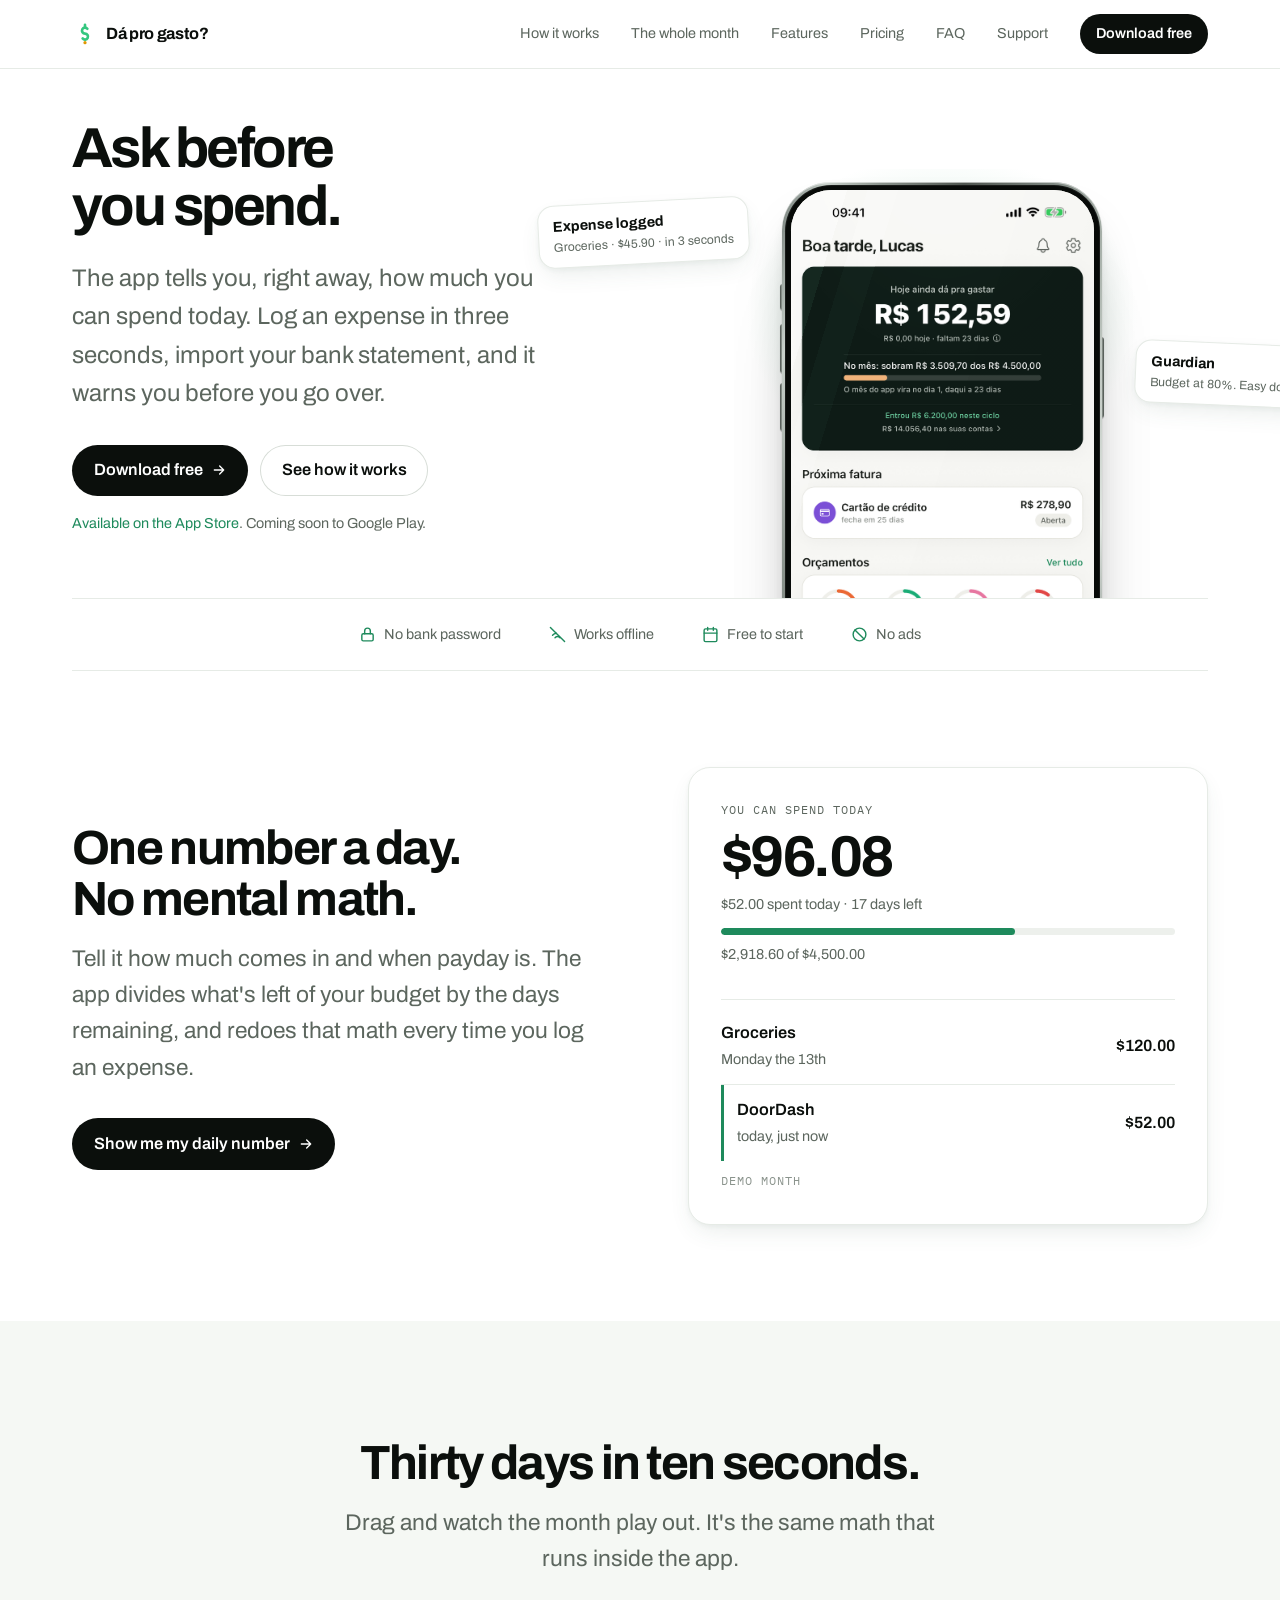
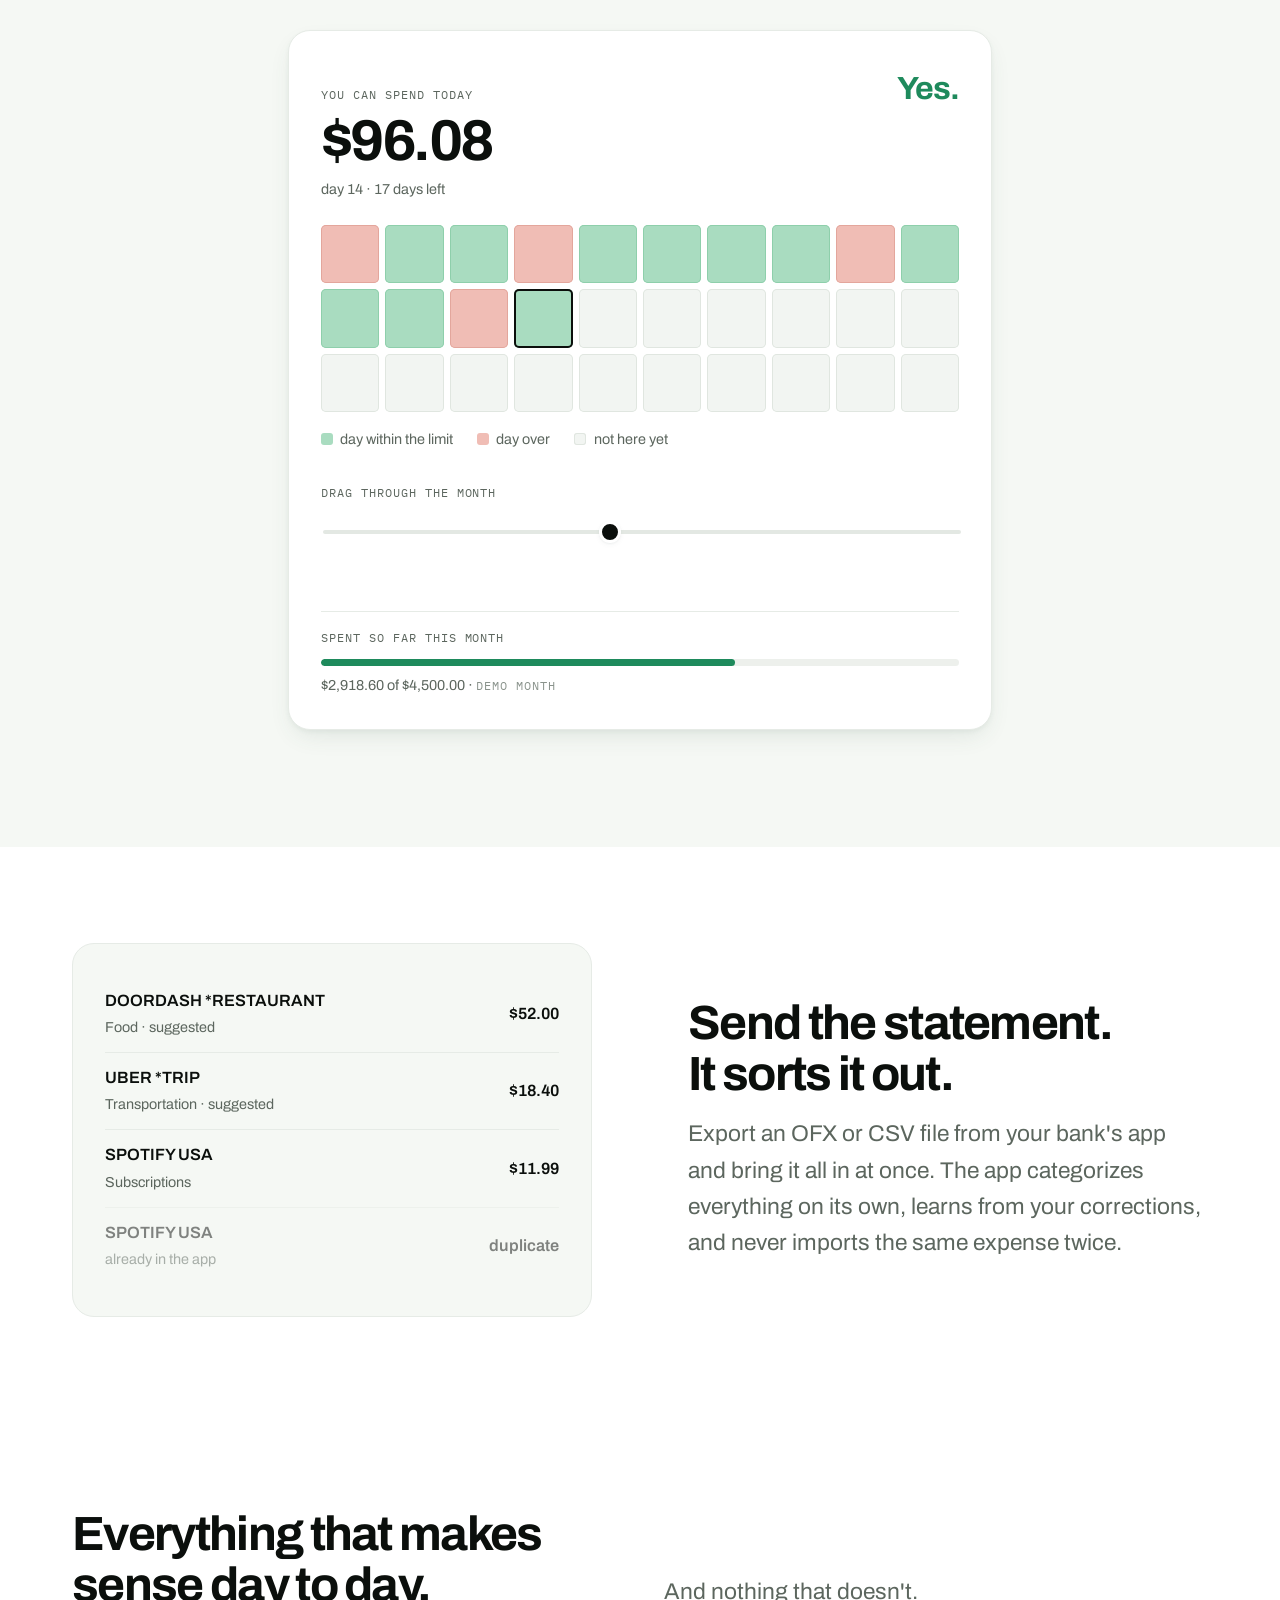
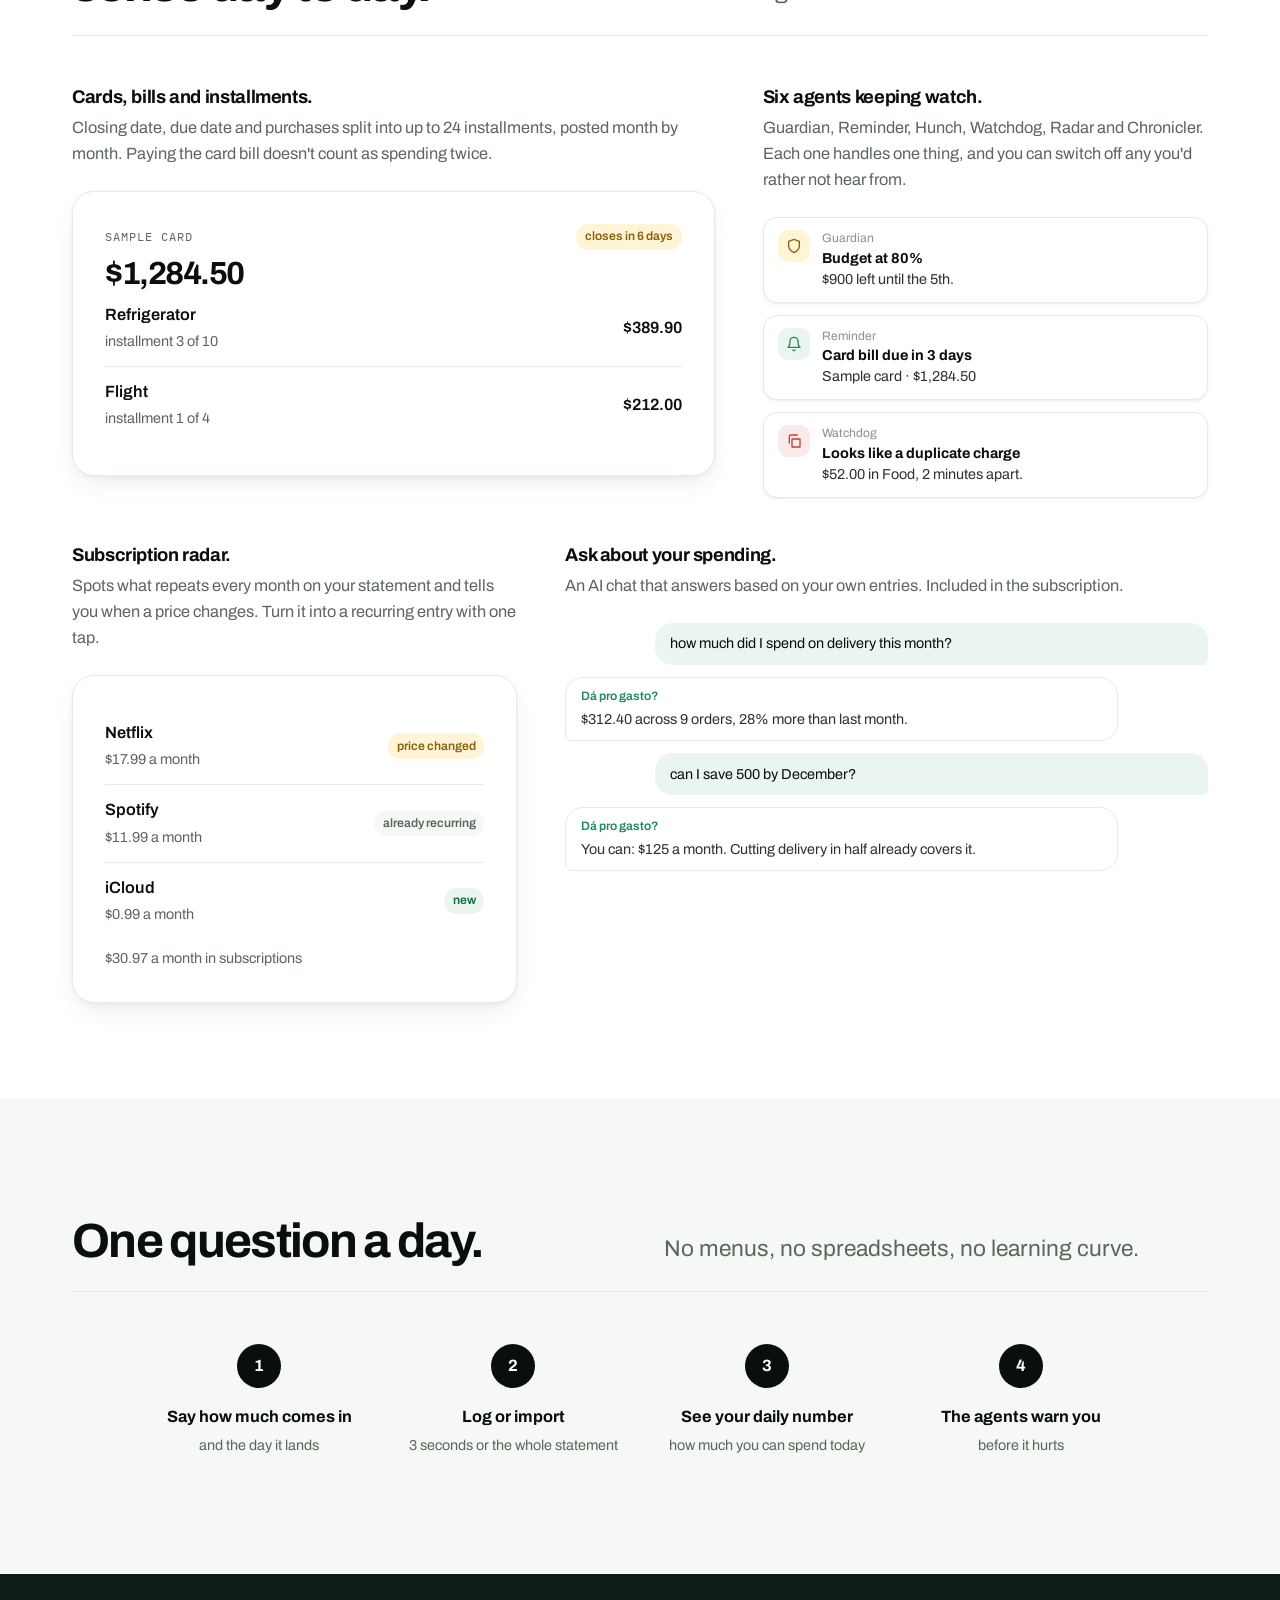
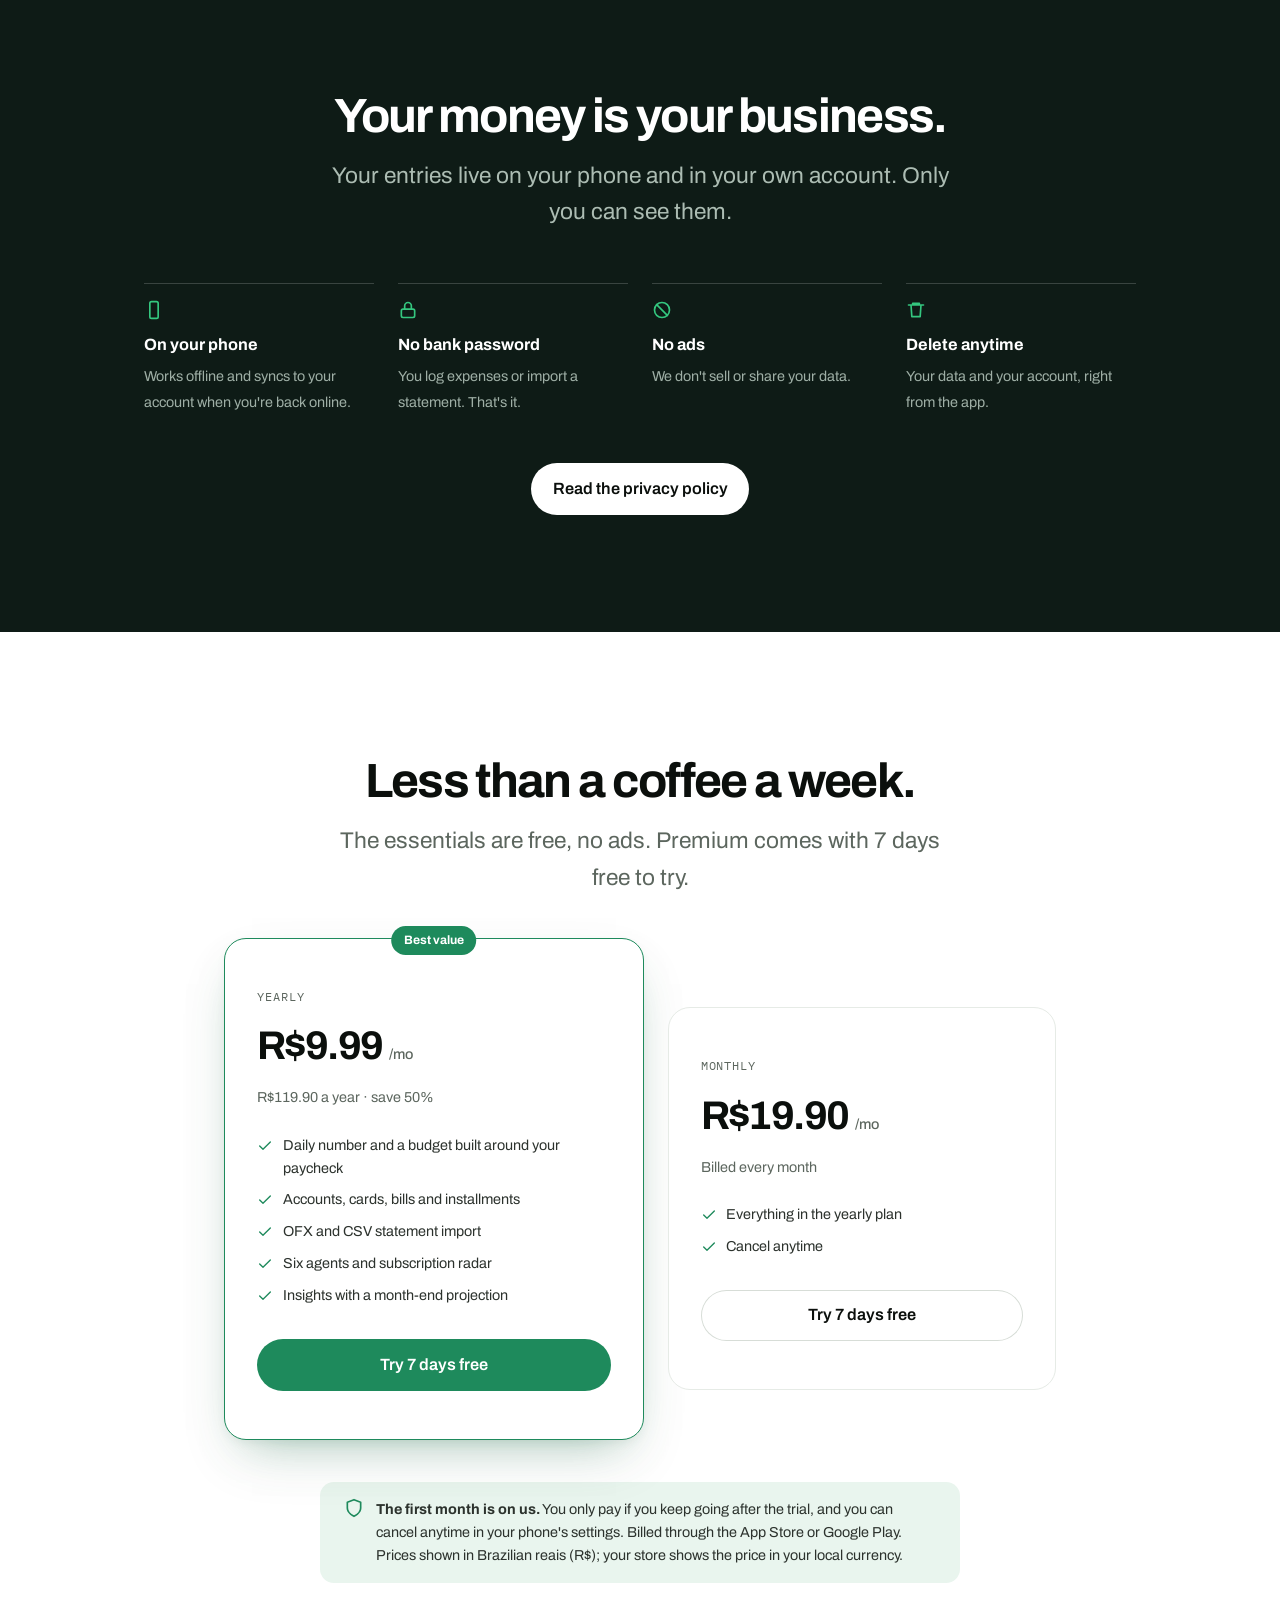
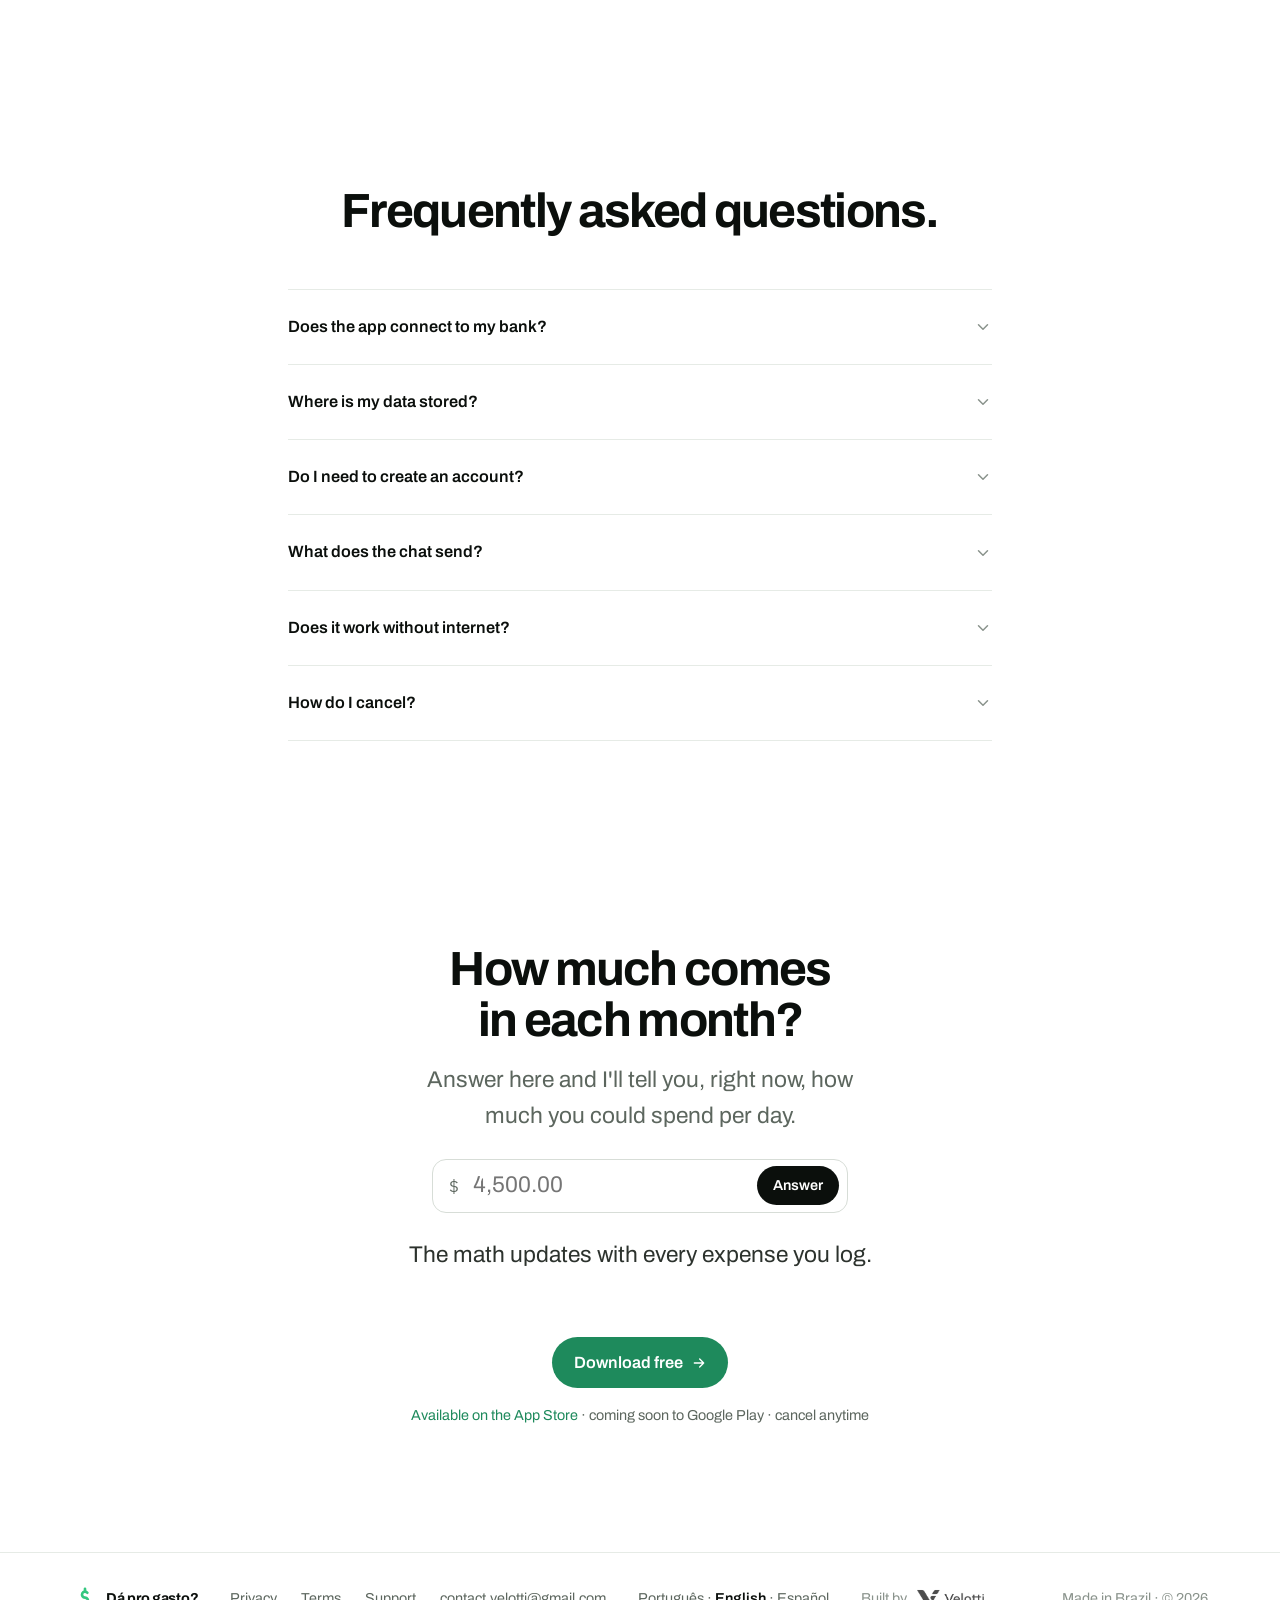
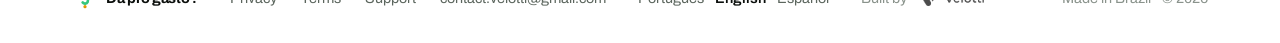
<file: en/index.html>
<!doctype html>
<html lang="en">
<head>
  <meta charset="utf-8">
  <meta name="viewport" content="width=device-width, initial-scale=1">
  <title>Dá pro gasto? — Ask before you spend</title>
  <meta name="description" content="Every day, the app tells you how much you can spend today. Log an expense in three seconds, import your bank statement, and get a heads-up before you overspend. No bank password.">
  <meta property="og:title" content="Dá pro gasto? — Ask before you spend">
  <meta property="og:description" content="How much you can spend today, in a single number. No spreadsheets, no bank password.">
  <meta property="og:type" content="website">
  <meta property="og:locale" content="en_US">
  <meta property="og:image" content="https://diogolepri.github.io/daprogasto-site/assets/img/apple-touch-icon.png">
  <meta name="theme-color" content="#FFFFFF">
  <link rel="alternate" hreflang="pt-BR" href="../">
  <link rel="alternate" hreflang="en" href="./">
  <link rel="alternate" hreflang="es" href="../es/">
  <link rel="icon" href="../assets/img/favicon.png">
  <link rel="apple-touch-icon" href="../assets/img/apple-touch-icon.png">
  <link rel="preconnect" href="https://fonts.googleapis.com">
  <link rel="preconnect" href="https://fonts.gstatic.com" crossorigin>
  <link rel="stylesheet" href="https://fonts.googleapis.com/css2?family=Archivo:wght@400;500;600;700&family=IBM+Plex+Mono:wght@400;500&display=swap">
  <link rel="stylesheet" href="../assets/css/site.css">
</head>
<body>
  <header class="nav">
    <div class="wrap">
      <a class="brand" href="./"><img src="../assets/img/mark.svg" alt="" aria-hidden="true" width="26" height="26">Dá pro gasto?</a>
      <nav class="nav-links" aria-label="Sections">
        <a href="#como">How it works</a>
        <a href="#mes">The whole month</a>
        <a href="#recursos">Features</a>
        <a href="#preco">Pricing</a>
        <a href="#perguntas">FAQ</a>
        <a href="support/">Support</a>
      </nav>
      <a class="btn btn-dark btn-sm nav-cta" href="https://apps.apple.com/app/id6811387568">Download free</a>
      <button class="menu-btn" aria-expanded="false" aria-controls="menu-mobile">Menu</button>
    </div>
    <nav id="menu-mobile" class="nav-mobile" aria-label="Sections (mobile)">
      <a href="#como">How it works</a>
      <a href="#mes">The whole month</a>
      <a href="#recursos">Features</a>
      <a href="#preco">Pricing</a>
      <a href="#perguntas">FAQ</a>
      <a href="support/">Support</a>
      <a class="btn btn-dark" href="https://apps.apple.com/app/id6811387568">Download free</a>
    </nav>
  </header>

  <main>
    <section class="secao hero">
      <div class="wrap">
        <div class="hero-grid">
         <div class="hero-texto">
        <h1>Ask before you spend.</h1>
        <p class="lead">The app tells you, right away, how much you can spend today. Log an expense in three seconds, import your bank statement, and it warns you before you go over.</p>
        <div class="acoes">
          <a class="btn btn-dark" href="https://apps.apple.com/app/id6811387568">Download free
            <svg viewBox="0 0 24 24" fill="none" stroke="currentColor" stroke-width="2" stroke-linecap="round" stroke-linejoin="round" aria-hidden="true"><path d="M5 12h14M13 6l6 6-6 6"/></svg>
          </a>
          <a class="btn btn-linha" href="#como">See how it works</a>
        </div>
        <p class="nota"><a href="https://apps.apple.com/app/id6811387568">Available on the App Store</a>. Coming soon to Google Play.</p>

         </div>

          <div class="palco">
            <div class="palco-janela">
              <div class="fone">
                <i class="fone-tecla fone-tecla--acao" aria-hidden="true"></i>
                <i class="fone-tecla fone-tecla--vol-mais" aria-hidden="true"></i>
                <i class="fone-tecla fone-tecla--vol-menos" aria-hidden="true"></i>
                <i class="fone-tecla fone-tecla--power" aria-hidden="true"></i>
                <div class="fone-corpo">
                  <div class="fone-vidro">
                    <div class="fone-tela">
                      <img src="../assets/img/screenshots/home.png" width="750" height="1141"
                           fetchpriority="high" decoding="async"
                           alt="The app's home screen: the month's balance, money in and out, and the line showing how much you can spend today.">
                      <span class="fone-brilho" aria-hidden="true"></span>
                    </div>
                  </div>
                </div>
              </div>
            </div>
            <div class="flutua flutua--a"><b>Expense logged</b><span class="peq">Groceries · $45.90 · in 3 seconds</span></div>
            <div class="flutua flutua--b"><b>Guardian</b><span class="peq">Budget at 80%. Easy does it.</span></div>
          </div>
        </div>

        <div class="fatos">
          <span><svg viewBox="0 0 24 24" fill="none" stroke="currentColor" stroke-width="2" stroke-linecap="round" stroke-linejoin="round" aria-hidden="true"><rect x="4" y="11" width="16" height="10" rx="2"/><path d="M8 11V7a4 4 0 0 1 8 0v4"/></svg>No bank password</span>
          <span><svg viewBox="0 0 24 24" fill="none" stroke="currentColor" stroke-width="2" stroke-linecap="round" stroke-linejoin="round" aria-hidden="true"><path d="M2 2l20 20"/><path d="M8.5 16.5a5 5 0 0 1 7 0"/><path d="M5 12.9a10 10 0 0 1 5.2-2.7"/></svg>Works offline</span>
          <span><svg viewBox="0 0 24 24" fill="none" stroke="currentColor" stroke-width="2" stroke-linecap="round" stroke-linejoin="round" aria-hidden="true"><rect x="3" y="4" width="18" height="18" rx="2"/><path d="M16 2v4M8 2v4M3 10h18"/></svg>Free to start</span>
          <span><svg viewBox="0 0 24 24" fill="none" stroke="currentColor" stroke-width="2" stroke-linecap="round" stroke-linejoin="round" aria-hidden="true"><circle cx="12" cy="12" r="9"/><path d="M5.6 5.6l12.8 12.8"/></svg>No ads</span>
        </div>
      </div>
    </section>

    <section class="secao reveal" id="como">
      <div class="wrap duas">
        <div class="texto">
          <h2 class="titulo">One number a day. No mental math.</h2>
          <p class="lead" style="margin-top:var(--g-4)">Tell it how much comes in and when payday is. The app divides what's left of your budget by the days remaining, and redoes that math every time you log an expense.</p>
          <a class="btn btn-dark" href="#preco" style="margin-top:var(--g-6)">Show me my daily number
            <svg viewBox="0 0 24 24" fill="none" stroke="currentColor" stroke-width="2" stroke-linecap="round" stroke-linejoin="round" aria-hidden="true"><path d="M5 12h14M13 6l6 6-6 6"/></svg>
          </a>
        </div>
        <div class="painel painel--sangra">
          <p class="rotulo">You can spend today</p>
          <p class="numerao num" id="a1Num">$96.08</p>
          <p class="sub" id="a1Sub">$52.00 spent today · 17 days left</p>
          <div class="barra"><i id="a1Meter"></i></div>
          <p class="sub" id="a1Budget">$2,918.60 of $4,500.00</p>
          <div style="margin-top:var(--g-6);border-top:1px solid var(--g-linha);padding-top:var(--g-2)">
            <div class="linha-item"><div class="t"><b>Groceries</b><span>Monday the 13th</span></div><span class="v">$120.00</span></div>
            <div class="linha-item marca-nova"><div class="t"><b>DoorDash</b><span>today, just now</span></div><span class="v">$52.00</span></div>
          </div>
          <p class="sub"><span class="demo">Demo month</span></p>
        </div>
      </div>
    </section>

    <section class="secao faixa reveal" id="mes">
      <div class="wrap">
        <div class="cabeca">
          <h2 class="titulo">Thirty days in ten seconds.</h2>
          <p class="lead">Drag and watch the month play out. It's the same math that runs inside the app.</p>
        </div>
        <div class="painel painel--mes painel--sangra">
          <div style="display:flex;align-items:baseline;justify-content:space-between;gap:var(--g-4);flex-wrap:wrap">
            <div>
              <p class="rotulo">You can spend today</p>
              <p class="numerao num" id="pNum">$96.08</p>
            </div>
            <p id="pVer" style="font-size:var(--g-t-xl);font-weight:700;letter-spacing:-.03em;margin:0;color:var(--g-verde)">Yes.</p>
          </div>
          <p class="sub" id="pSub">day 14 · 17 days left</p>

          <div class="mes" id="grid" aria-hidden="true"></div>
          <div class="legenda">
            <span><i style="background:#A9DCC0"></i>day within the limit</span>
            <span><i style="background:#F0BDB5"></i>day over</span>
            <span><i style="background:#F2F5F2;box-shadow:inset 0 0 0 1px #E0E6E0"></i>not here yet</span>
          </div>

          <label for="dia" class="rotulo" style="display:block;margin-top:var(--g-6)">Drag through the month</label>
          <input type="range" id="dia" min="1" max="30" value="14" class="scrub" aria-describedby="pSub">

          <div class="gasto">
            <p class="rotulo">Spent so far this month</p>
            <div class="barra"><i id="pMeter"></i></div>
            <p class="sub" id="pBudget">$2,918.60 of $4,500.00 · <span class="demo">demo month</span></p>
          </div>
        </div>
      </div>
    </section>

    <section class="secao reveal">
      <div class="wrap duas duas--inv">
        <div class="texto">
          <h2 class="titulo">Send the statement. It sorts it out.</h2>
          <p class="lead" style="margin-top:var(--g-4)">Export an OFX or CSV file from your bank's app and bring it all in at once. The app categorizes everything on its own, learns from your corrections, and never imports the same expense twice.</p>
        </div>
        <div class="painel painel--suave painel--sangra">
          <div class="linha-item"><div class="t"><b>DOORDASH *RESTAURANT</b><span>Food · suggested</span></div><span class="v">$52.00</span></div>
          <div class="linha-item"><div class="t"><b>UBER *TRIP</b><span>Transportation · suggested</span></div><span class="v">$18.40</span></div>
          <div class="linha-item"><div class="t"><b>SPOTIFY USA</b><span>Subscriptions</span></div><span class="v">$11.99</span></div>
          <div class="linha-item" style="opacity:.5"><div class="t"><b>SPOTIFY USA</b><span>already in the app</span></div><span class="v">duplicate</span></div>
        </div>
      </div>
    </section>

    <section class="secao reveal" id="recursos">
      <div class="wrap">
        <div class="cabeca cabeca--trilho">
          <h2 class="titulo">Everything that makes sense day to day.</h2>
          <p class="lead">And nothing that doesn't.</p>
        </div>
        <div class="recursos">

          <div class="recurso">
            <h3>Cards, bills and installments.</h3>
            <p>Closing date, due date and purchases split into up to 24 installments, posted month by month. Paying the card bill doesn't count as spending twice.</p>
            <div class="painel">
              <div style="display:flex;justify-content:space-between;align-items:center;gap:var(--g-4)">
                <p class="rotulo">Sample card</p>
                <span class="pill pill--ouro">closes in 6 days</span>
              </div>
              <p class="numerao num" style="font-size:2rem">$1,284.50</p>
              <div class="linha-item"><div class="t"><b>Refrigerator</b><span>installment 3 of 10</span></div><span class="v">$389.90</span></div>
              <div class="linha-item"><div class="t"><b>Flight</b><span>installment 1 of 4</span></div><span class="v">$212.00</span></div>
            </div>
          </div>

          <div class="recurso">
            <h3>Six agents keeping watch.</h3>
            <p>Guardian, Reminder, Hunch, Watchdog, Radar and Chronicler. Each one handles one thing, and you can switch off any you'd rather not hear from.</p>
            <div class="avisos">
              <div class="notif"><span class="ic" style="background:#FFF4D6;color:#8A6108"><svg viewBox="0 0 24 24" fill="none" stroke="currentColor" stroke-width="2" stroke-linecap="round" stroke-linejoin="round" aria-hidden="true"><path d="M12 22s8-4 8-10V5l-8-3-8 3v7c0 6 8 10 8 10z"/></svg></span><div class="t"><small>Guardian</small><b>Budget at 80%</b>$900 left until the 5th.</div></div>
              <div class="notif"><span class="ic" style="background:#E9F5EE;color:#1E8A5C"><svg viewBox="0 0 24 24" fill="none" stroke="currentColor" stroke-width="2" stroke-linecap="round" stroke-linejoin="round" aria-hidden="true"><path d="M6 8a6 6 0 0 1 12 0c0 7 3 9 3 9H3s3-2 3-9M10.3 21a1.9 1.9 0 0 0 3.4 0"/></svg></span><div class="t"><small>Reminder</small><b>Card bill due in 3 days</b>Sample card · $1,284.50</div></div>
              <div class="notif"><span class="ic" style="background:#FBEAEA;color:#C43D3D"><svg viewBox="0 0 24 24" fill="none" stroke="currentColor" stroke-width="2" stroke-linecap="round" stroke-linejoin="round" aria-hidden="true"><path d="M9 9h12v12H9zM5 15V5a2 2 0 0 1 2-2h10"/></svg></span><div class="t"><small>Watchdog</small><b>Looks like a duplicate charge</b>$52.00 in Food, 2 minutes apart.</div></div>
            </div>
          </div>

          <div class="recurso">
            <h3>Subscription radar.</h3>
            <p>Spots what repeats every month on your statement and tells you when a price changes. Turn it into a recurring entry with one tap.</p>
            <div class="painel">
              <div class="linha-item"><div class="t"><b>Netflix</b><span>$17.99 a month</span></div><span class="pill pill--ouro">price changed</span></div>
              <div class="linha-item"><div class="t"><b>Spotify</b><span>$11.99 a month</span></div><span class="pill pill--cinza">already recurring</span></div>
              <div class="linha-item"><div class="t"><b>iCloud</b><span>$0.99 a month</span></div><span class="pill pill--verde">new</span></div>
              <p class="sub">$30.97 a month in subscriptions</p>
            </div>
          </div>

          <div class="recurso">
            <h3>Ask about your spending.</h3>
            <p>An AI chat that answers based on your own entries. Included in the subscription.</p>
            <div class="avisos">
              <div class="bolha bolha--eu">how much did I spend on delivery this month?</div>
              <div class="bolha bolha--ia"><small>Dá pro gasto?</small>$312.40 across 9 orders, 28% more than last month.</div>
              <div class="bolha bolha--eu">can I save 500 by December?</div>
              <div class="bolha bolha--ia"><small>Dá pro gasto?</small>You can: $125 a month. Cutting delivery in half already covers it.</div>
            </div>
          </div>

        </div>
      </div>
    </section>

    <section class="secao faixa reveal">
      <div class="wrap">
        <div class="cabeca cabeca--trilho">
          <h2 class="titulo">One question a day.</h2>
          <p class="lead">No menus, no spreadsheets, no learning curve.</p>
        </div>
        <div class="passos">
          <div class="passo"><div class="n">1</div><b>Say how much comes in</b><span>and the day it lands</span></div>
          <div class="passo"><div class="n">2</div><b>Log or import</b><span>3 seconds or the whole statement</span></div>
          <div class="passo"><div class="n">3</div><b>See your daily number</b><span>how much you can spend today</span></div>
          <div class="passo"><div class="n">4</div><b>The agents warn you</b><span>before it hurts</span></div>
        </div>
      </div>
    </section>

    <section class="secao escuro reveal">
      <div class="wrap">
        <div class="cabeca">
          <h2 class="titulo">Your money is your business.</h2>
          <p class="lead">Your entries live on your phone and in your own account. Only you can see them.</p>
        </div>
        <div class="confia">
          <div><svg viewBox="0 0 24 24" fill="none" stroke="currentColor" stroke-width="2" stroke-linecap="round" stroke-linejoin="round" aria-hidden="true"><rect x="7" y="2" width="10" height="20" rx="2"/></svg><b>On your phone</b><span>Works offline and syncs to your account when you're back online.</span></div>
          <div><svg viewBox="0 0 24 24" fill="none" stroke="currentColor" stroke-width="2" stroke-linecap="round" stroke-linejoin="round" aria-hidden="true"><rect x="4" y="11" width="16" height="10" rx="2"/><path d="M8 11V7a4 4 0 0 1 8 0v4"/></svg><b>No bank password</b><span>You log expenses or import a statement. That's it.</span></div>
          <div><svg viewBox="0 0 24 24" fill="none" stroke="currentColor" stroke-width="2" stroke-linecap="round" stroke-linejoin="round" aria-hidden="true"><circle cx="12" cy="12" r="9"/><path d="M5.6 5.6l12.8 12.8"/></svg><b>No ads</b><span>We don't sell or share your data.</span></div>
          <div><svg viewBox="0 0 24 24" fill="none" stroke="currentColor" stroke-width="2" stroke-linecap="round" stroke-linejoin="round" aria-hidden="true"><path d="M3 6h18M8 6V4h8v2M6 6l1 14h10l1-14"/></svg><b>Delete anytime</b><span>Your data and your account, right from the app.</span></div>
        </div>
        <div style="text-align:center;margin-top:var(--g-7)">
          <a class="btn btn-light" href="privacy/">Read the privacy policy</a>
        </div>
      </div>
    </section>

    <section class="secao secao--ar reveal" id="preco">
      <div class="wrap">
        <div class="cabeca">
          <h2 class="titulo">Less than a coffee a week.</h2>
          <p class="lead">The essentials are free, no ads. Premium comes with 7 days free to try.</p>
        </div>
        <div class="planos">
          <div class="plano plano--melhor">
            <span class="selo">Best value</span>
            <p class="rotulo">Yearly</p>
            <p class="preco num">R$9.99 <small>/mo</small></p>
            <p class="sub">R$119.90 a year · save 50%</p>
            <ul>
              <li><svg viewBox="0 0 24 24" fill="none" stroke="currentColor" stroke-width="2" stroke-linecap="round" stroke-linejoin="round" aria-hidden="true"><path d="M20 6 9 17l-5-5"/></svg>Daily number and a budget built around your paycheck</li>
              <li><svg viewBox="0 0 24 24" fill="none" stroke="currentColor" stroke-width="2" stroke-linecap="round" stroke-linejoin="round" aria-hidden="true"><path d="M20 6 9 17l-5-5"/></svg>Accounts, cards, bills and installments</li>
              <li><svg viewBox="0 0 24 24" fill="none" stroke="currentColor" stroke-width="2" stroke-linecap="round" stroke-linejoin="round" aria-hidden="true"><path d="M20 6 9 17l-5-5"/></svg>OFX and CSV statement import</li>
              <li><svg viewBox="0 0 24 24" fill="none" stroke="currentColor" stroke-width="2" stroke-linecap="round" stroke-linejoin="round" aria-hidden="true"><path d="M20 6 9 17l-5-5"/></svg>Six agents and subscription radar</li>
              <li><svg viewBox="0 0 24 24" fill="none" stroke="currentColor" stroke-width="2" stroke-linecap="round" stroke-linejoin="round" aria-hidden="true"><path d="M20 6 9 17l-5-5"/></svg>Insights with a month-end projection</li>
            </ul>
            <a class="btn btn-verde" href="#comecar">Try 7 days free</a>
          </div>
          <div class="plano">
            <p class="rotulo">Monthly</p>
            <p class="preco num">R$19.90 <small>/mo</small></p>
            <p class="sub">Billed every month</p>
            <ul>
              <li><svg viewBox="0 0 24 24" fill="none" stroke="currentColor" stroke-width="2" stroke-linecap="round" stroke-linejoin="round" aria-hidden="true"><path d="M20 6 9 17l-5-5"/></svg>Everything in the yearly plan</li>
              <li><svg viewBox="0 0 24 24" fill="none" stroke="currentColor" stroke-width="2" stroke-linecap="round" stroke-linejoin="round" aria-hidden="true"><path d="M20 6 9 17l-5-5"/></svg>Cancel anytime</li>
            </ul>
            <a class="btn btn-linha" href="#comecar">Try 7 days free</a>
          </div>
        </div>
        <div class="garantia">
          <svg viewBox="0 0 24 24" fill="none" stroke="currentColor" stroke-width="2" stroke-linecap="round" stroke-linejoin="round" aria-hidden="true"><path d="M12 22s8-4 8-10V5l-8-3-8 3v7c0 6 8 10 8 10z"/></svg>
          <span><b>The first month is on us.</b> You only pay if you keep going after the trial, and you can cancel anytime in your phone's settings. Billed through the App Store or Google Play. Prices shown in Brazilian reais (R$); your store shows the price in your local currency.</span>
        </div>
      </div>
    </section>

    <section class="secao secao--denso reveal" id="perguntas">
      <div class="wrap">
        <div class="cabeca"><h2 class="titulo">Frequently asked questions.</h2></div>
        <div class="faq">
          <details><summary>Does the app connect to my bank?<svg viewBox="0 0 24 24" fill="none" stroke="currentColor" stroke-width="2" stroke-linecap="round" stroke-linejoin="round" aria-hidden="true"><path d="m6 9 6 6 6-6"/></svg></summary><p>No. It never asks for your password or access to your account. You log expenses yourself, or export your statement from your bank's app (OFX or CSV) and import it here; the app categorizes it and skips duplicates.</p></details>
          <details><summary>Where is my data stored?<svg viewBox="0 0 24 24" fill="none" stroke="currentColor" stroke-width="2" stroke-linecap="round" stroke-linejoin="round" aria-hidden="true"><path d="m6 9 6 6 6-6"/></svg></summary><p>On your phone, in a local database, and in your account in the cloud, saved automatically a few seconds after each change. Only you can access it.</p></details>
          <details><summary>Do I need to create an account?<svg viewBox="0 0 24 24" fill="none" stroke="currentColor" stroke-width="2" stroke-linecap="round" stroke-linejoin="round" aria-hidden="true"><path d="m6 9 6 6 6-6"/></svg></summary><p>Yes. Your account is where your data is saved, in the cloud, automatically. Got a new phone? Just sign in and everything comes back. You can sign in with Apple, Google or email.</p></details>
          <details><summary>What does the chat send?<svg viewBox="0 0 24 24" fill="none" stroke="currentColor" stroke-width="2" stroke-linecap="round" stroke-linejoin="round" aria-hidden="true"><path d="m6 9 6 6 6-6"/></svg></summary><p>When you ask a question, the app sends a summary: the month's totals, categories, accounts, subscriptions and your latest entries. That summary goes to our server and to the AI provider, which answers. We don't store the question or the answer, only a daily count.</p></details>
          <details><summary>Does it work without internet?<svg viewBox="0 0 24 24" fill="none" stroke="currentColor" stroke-width="2" stroke-linecap="round" stroke-linejoin="round" aria-hidden="true"><path d="m6 9 6 6 6-6"/></svg></summary><p>Yes. With no signal, the app opens and logs just the same; when you're back online, everything syncs to the cloud on its own. Only the chat needs a connection.</p></details>
          <details><summary>How do I cancel?<svg viewBox="0 0 24 24" fill="none" stroke="currentColor" stroke-width="2" stroke-linecap="round" stroke-linejoin="round" aria-hidden="true"><path d="m6 9 6 6 6-6"/></svg></summary><p>In your iPhone's subscription settings or in the Play Store, at any time. You keep access until the end of the period you've already paid for.</p></details>
        </div>
      </div>
    </section>

    <section class="secao secao--ar fecho" id="comecar">
      <div class="wrap">
        <h2 class="titulo" style="max-width:20ch;margin-inline:auto">How much comes in each month?</h2>
        <p class="lead" style="margin:var(--g-4) auto 0;max-width:36ch">Answer here and I'll tell you, right now, how much you could spend per day.</p>
        <div class="campo">
          <span aria-hidden="true">$</span>
          <input id="entra" type="text" inputmode="decimal" autocomplete="off" placeholder="4,500.00" aria-label="How much comes in each month, in dollars">
          <button type="button" class="btn btn-dark btn-sm" id="responder">Answer</button>
        </div>
        <p class="resposta" id="saida" role="status" aria-live="polite">The math updates with every expense you log.</p>
        <a class="btn btn-verde" href="https://apps.apple.com/app/id6811387568">Download free
          <svg viewBox="0 0 24 24" fill="none" stroke="currentColor" stroke-width="2" stroke-linecap="round" stroke-linejoin="round" aria-hidden="true"><path d="M5 12h14M13 6l6 6-6 6"/></svg>
        </a>
        <p class="nota"><a href="https://apps.apple.com/app/id6811387568">Available on the App Store</a> · coming soon to Google Play · cancel anytime</p>
      </div>
    </section>
  </main>

  <footer>
    <div class="wrap">
      <a class="brand" href="./"><img src="../assets/img/mark.svg" alt="" aria-hidden="true" width="26" height="26">Dá pro gasto?</a>
      <nav class="links" aria-label="Footer">
        <a href="privacy/">Privacy</a>
        <a href="terms/">Terms</a>
        <a href="support/">Support</a>
        <a href="mailto:contact.velotti@gmail.com">contact.velotti@gmail.com</a>
      </nav>
      <nav class="idiomas" aria-label="Language">
        <a href="../" hreflang="pt-BR" lang="pt-BR">Português</a> · <a href="./" hreflang="en" lang="en" aria-current="page">English</a> · <a href="../es/" hreflang="es" lang="es">Español</a>
      </nav>
      <a class="velotti" href="https://velotti.com.br" target="_blank" rel="noopener">Built by <img src="../assets/img/velotti.png" alt="Velotti" width="70" height="20"></a>
      <span class="copy">Made in Brazil · © <span data-year>2026</span></span>
    </div>
  </footer>

  <script src="../assets/js/site.js"></script>
  <script>
  /* Same math as the app: safeToSpendPerDay, in lib/logic.ts.
     The thirty days are a sample month, labeled on the page as a demo. */
  (function () {
    var DIAS = 30, ORCAMENTO = 450000;
    var GASTOS = [188500,4590,0,11990,5200,0,8990,4500,38990,6700,0,5200,12000,5200,0,9800,4500,15200,0,7400,3200,0,5600,4100,0,6200,3800,0,4500,3900];

    function safeToSpendPerDay(orcamento, gasto, faltam) {
      if (orcamento <= 0 || faltam <= 0) return 0;
      var resto = orcamento - gasto;
      return resto <= 0 ? 0 : Math.floor(resto / faltam);
    }
    var usd = new Intl.NumberFormat('en-US', { style: 'currency', currency: 'USD' });
    function money(c) { return usd.format(c / 100); }
    function gastoAntes(d) { var s = 0; for (var i = 0; i < d - 1; i++) s += GASTOS[i]; return s; }
    function estado(d) {
      var antes = gastoAntes(d), faltam = DIAS - d + 1;
      var permitido = safeToSpendPerDay(ORCAMENTO, antes, faltam);
      var hoje = GASTOS[d - 1] || 0;
      return { dia: d, faltam: faltam, permitido: permitido, hoje: hoje,
               acumulado: antes + hoje, deu: permitido > 0 && hoje <= permitido };
    }
    function diasRestantes(n) { return n + (n === 1 ? ' day left' : ' days left'); }
    var $ = function (id) { return document.getElementById(id); };

    var e14 = estado(14);
    $('a1Num').textContent = money(e14.permitido);
    $('a1Sub').textContent = money(e14.hoje) + ' spent today · ' + diasRestantes(e14.faltam);
    $('a1Meter').style.width = Math.min(100, (e14.acumulado / ORCAMENTO) * 100) + '%';
    $('a1Budget').textContent = money(e14.acumulado) + ' of ' + money(ORCAMENTO);

    var grid = $('grid');
    for (var d = 1; d <= DIAS; d++) { var c = document.createElement('div'); c.className = 'dia'; grid.appendChild(c); }
    var celulas = Array.prototype.slice.call(grid.children);
    var slider = $('dia');

    function desenhar() {
      var e = estado(Number(slider.value));
      $('pNum').textContent = money(e.permitido);
      $('pVer').textContent = e.deu ? 'Yes.' : 'Nope.';
      $('pVer').style.color = e.deu ? 'var(--g-verde)' : 'var(--g-suave)';
      $('pSub').textContent = 'day ' + e.dia + ' · ' + diasRestantes(e.faltam);
      $('pMeter').style.width = Math.min(100, (e.acumulado / ORCAMENTO) * 100) + '%';
      $('pBudget').innerHTML = money(e.acumulado) + ' of ' + money(ORCAMENTO) + ' · <span class="demo">demo month</span>';
      celulas.forEach(function (cel, i) {
        var dd = i + 1, passou = dd <= e.dia;
        cel.dataset.on = passou ? '1' : '0';
        cel.dataset.over = passou && !estado(dd).deu ? '1' : '0';
        cel.dataset.now = dd === e.dia ? '1' : '0';
      });
    }
    slider.addEventListener('input', desenhar);
    desenhar();

    function responder() {
      var cru = $('entra').value.replace(/,/g, '').replace(/[^\d.]/g, '');
      var valor = parseFloat(cru);
      if (!isFinite(valor) || valor <= 0) { $('saida').textContent = 'Enter an amount greater than zero, like 4,500.00.'; return; }
      var permitido = safeToSpendPerDay(Math.round(valor * 100), 0, DIAS);
      $('saida').innerHTML = 'On the first day of the cycle, you can spend <b>' + money(permitido) + '</b> a day. Every expense you log updates this number.';
    }
    $('responder').addEventListener('click', responder);
    $('entra').addEventListener('keydown', function (ev) { if (ev.key === 'Enter') responder(); });
  })();
  </script>
</body>
</html>
</file>
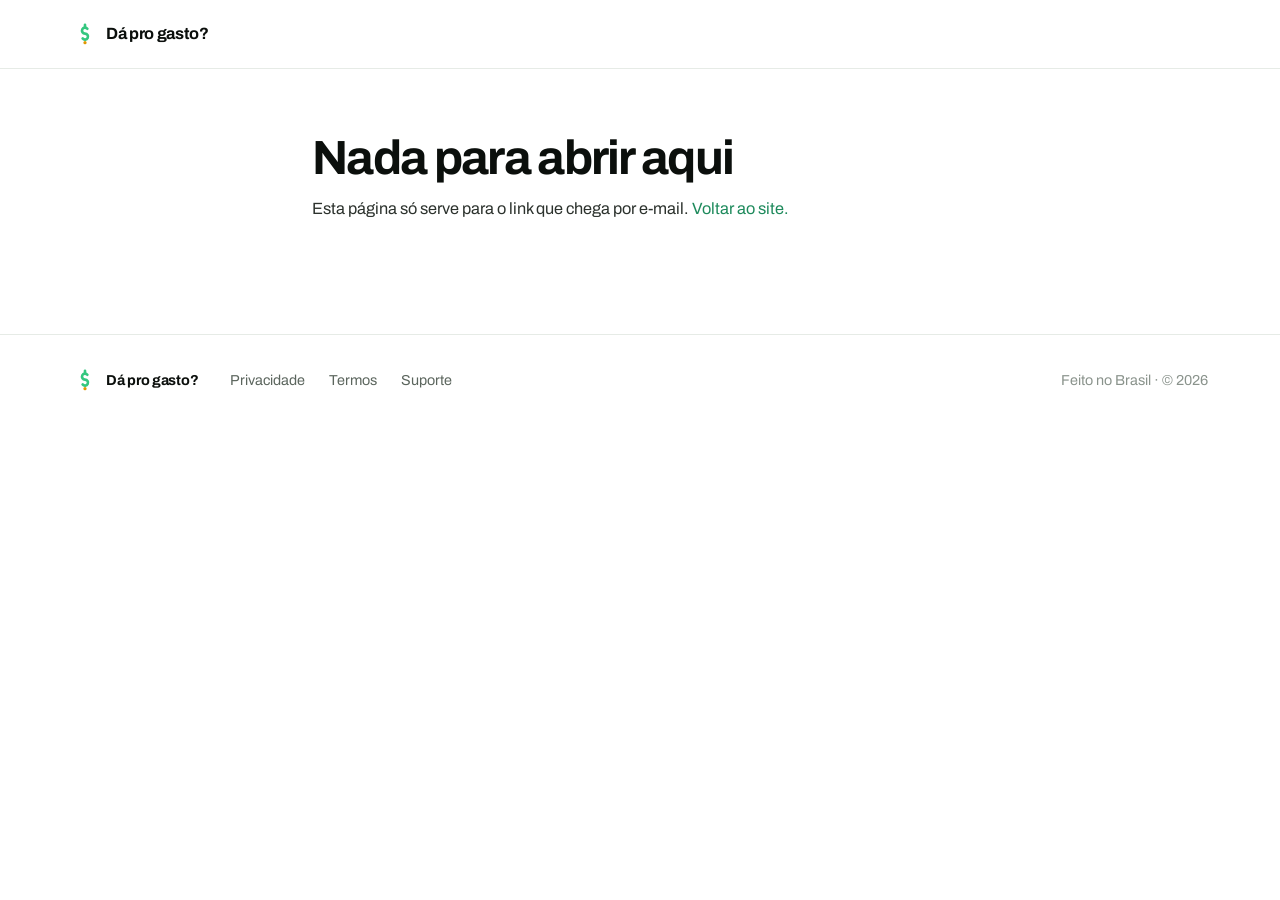
<file: entrar/index.html>
<!doctype html>
<html lang="pt-BR">
<head>
  <meta charset="utf-8">
  <meta name="viewport" content="width=device-width, initial-scale=1">
  <title>Abrindo o app — Dá pro gasto?</title>
  <meta name="description" content="Página que leva o link do e-mail de volta para o app Dá pro gasto?.">
  <meta name="robots" content="noindex">
  <meta name="theme-color" content="#FFFFFF">
  <link rel="icon" href="../assets/img/favicon.png">
  <link rel="apple-touch-icon" href="../assets/img/apple-touch-icon.png">
  <link rel="preconnect" href="https://fonts.googleapis.com">
  <link rel="preconnect" href="https://fonts.gstatic.com" crossorigin>
  <link rel="stylesheet" href="https://fonts.googleapis.com/css2?family=Archivo:wght@400;500;600;700&family=IBM+Plex+Mono:wght@400;500&display=swap">
  <link rel="stylesheet" href="../assets/css/site.css">
</head>
<body>
  <header class="nav">
    <div class="wrap">
      <a class="brand" href="../"><img src="../assets/img/mark.svg" alt="" aria-hidden="true" width="26" height="26">Dá pro gasto?</a>
    </div>
  </header>
  <main class="doc">
    <div class="wrap">
      <h1 id="titulo">Abrindo o app…</h1>
      <p class="meta" id="meta">Seu e-mail foi confirmado. Só um instante.</p>
      <p id="acao" hidden><a class="btn btn-dark" id="abrir" href="#">Abrir o Dá pro gasto?</a></p>
      <p id="ajuda" hidden>Não abriu? Este link só funciona no celular onde o app está instalado. Abra este mesmo e-mail por lá e toque no botão de novo.</p>
      <p id="vencido" hidden>Este link venceu ou já foi usado. Abra o app e entre com o seu e-mail e senha: se ainda faltar confirmar, a gente manda outro.</p>
      <p id="semlink" hidden>Esta página só serve para o link que chega por e-mail. <a href="../">Voltar ao site.</a></p>
    </div>
  </main>
  <footer>
    <div class="wrap">
      <a class="brand" href="../"><img src="../assets/img/mark.svg" alt="" aria-hidden="true" width="26" height="26">Dá pro gasto?</a>
      <nav class="links" aria-label="Rodapé">
        <a href="../privacidade/">Privacidade</a>
        <a href="../termos/">Termos</a>
        <a href="../suporte/">Suporte</a>
      </nav>
      <span class="copy">Feito no Brasil · © <span data-year>2026</span></span>
    </div>
  </footer>
  <script>
    (function () {
      // O Supabase confirma o e-mail e manda a pessoa para cá com os tokens no
      // fragmento (#access_token=...). Repassamos tudo para o app, que abre a
      // sessão. No computador não há app: explicamos que o toque é no celular.
      var q = window.location.search || '';
      var h = window.location.hash || '';
      var tudo = q + h;
      var app = 'gasto://auth/confirmed' + q + h;
      var $ = function (id) { return document.getElementById(id); };
      function mostrar(id) { $(id).hidden = false; }

      if (/access_token=/.test(tudo)) {
        $('abrir').href = app;
        mostrar('acao');
        window.location.replace(app);
        setTimeout(function () {
          $('titulo').textContent = 'Toque para abrir o app';
          $('meta').textContent = 'Seu e-mail foi confirmado.';
          mostrar('ajuda');
        }, 1500);
      } else if (/error=|error_code=/.test(tudo)) {
        $('titulo').textContent = 'Este link não vale mais';
        $('meta').hidden = true;
        mostrar('vencido');
      } else {
        $('titulo').textContent = 'Nada para abrir aqui';
        $('meta').hidden = true;
        mostrar('semlink');
      }
    })();
  </script>
</body>
</html>
</file>
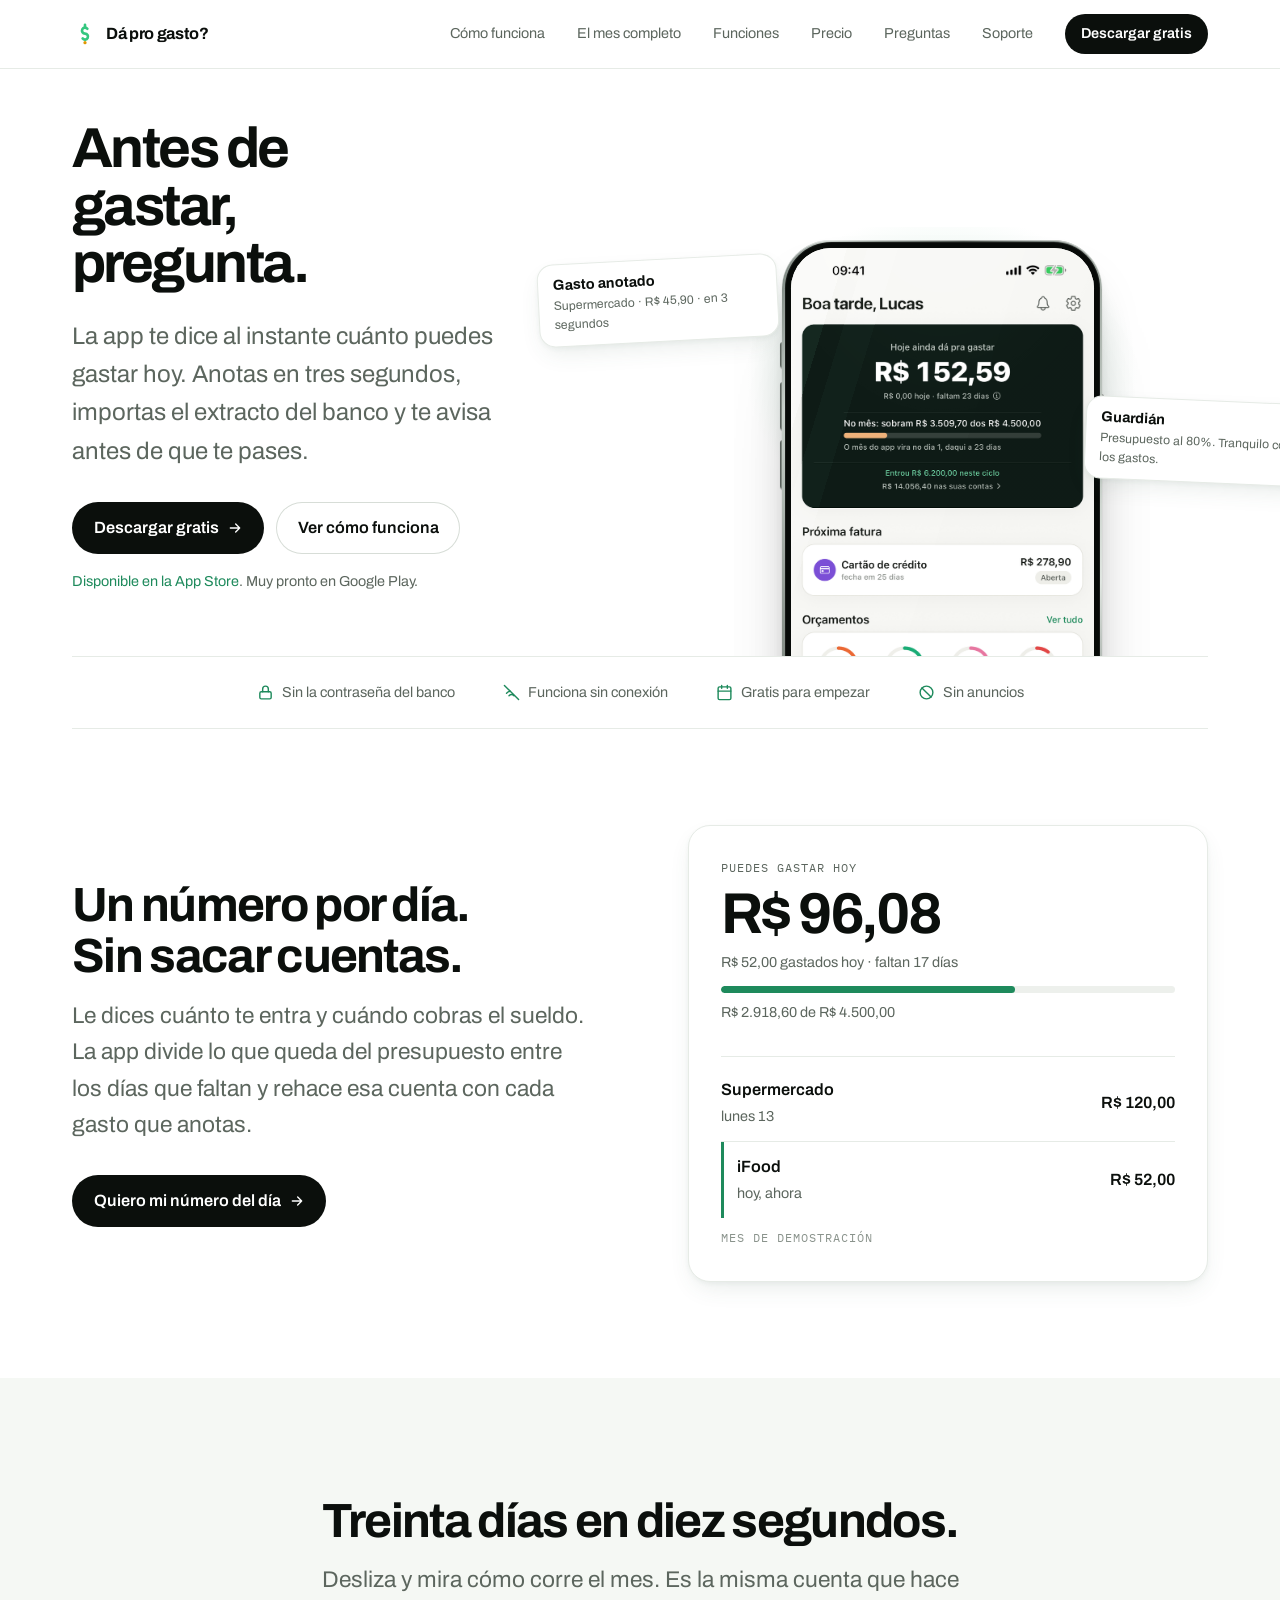
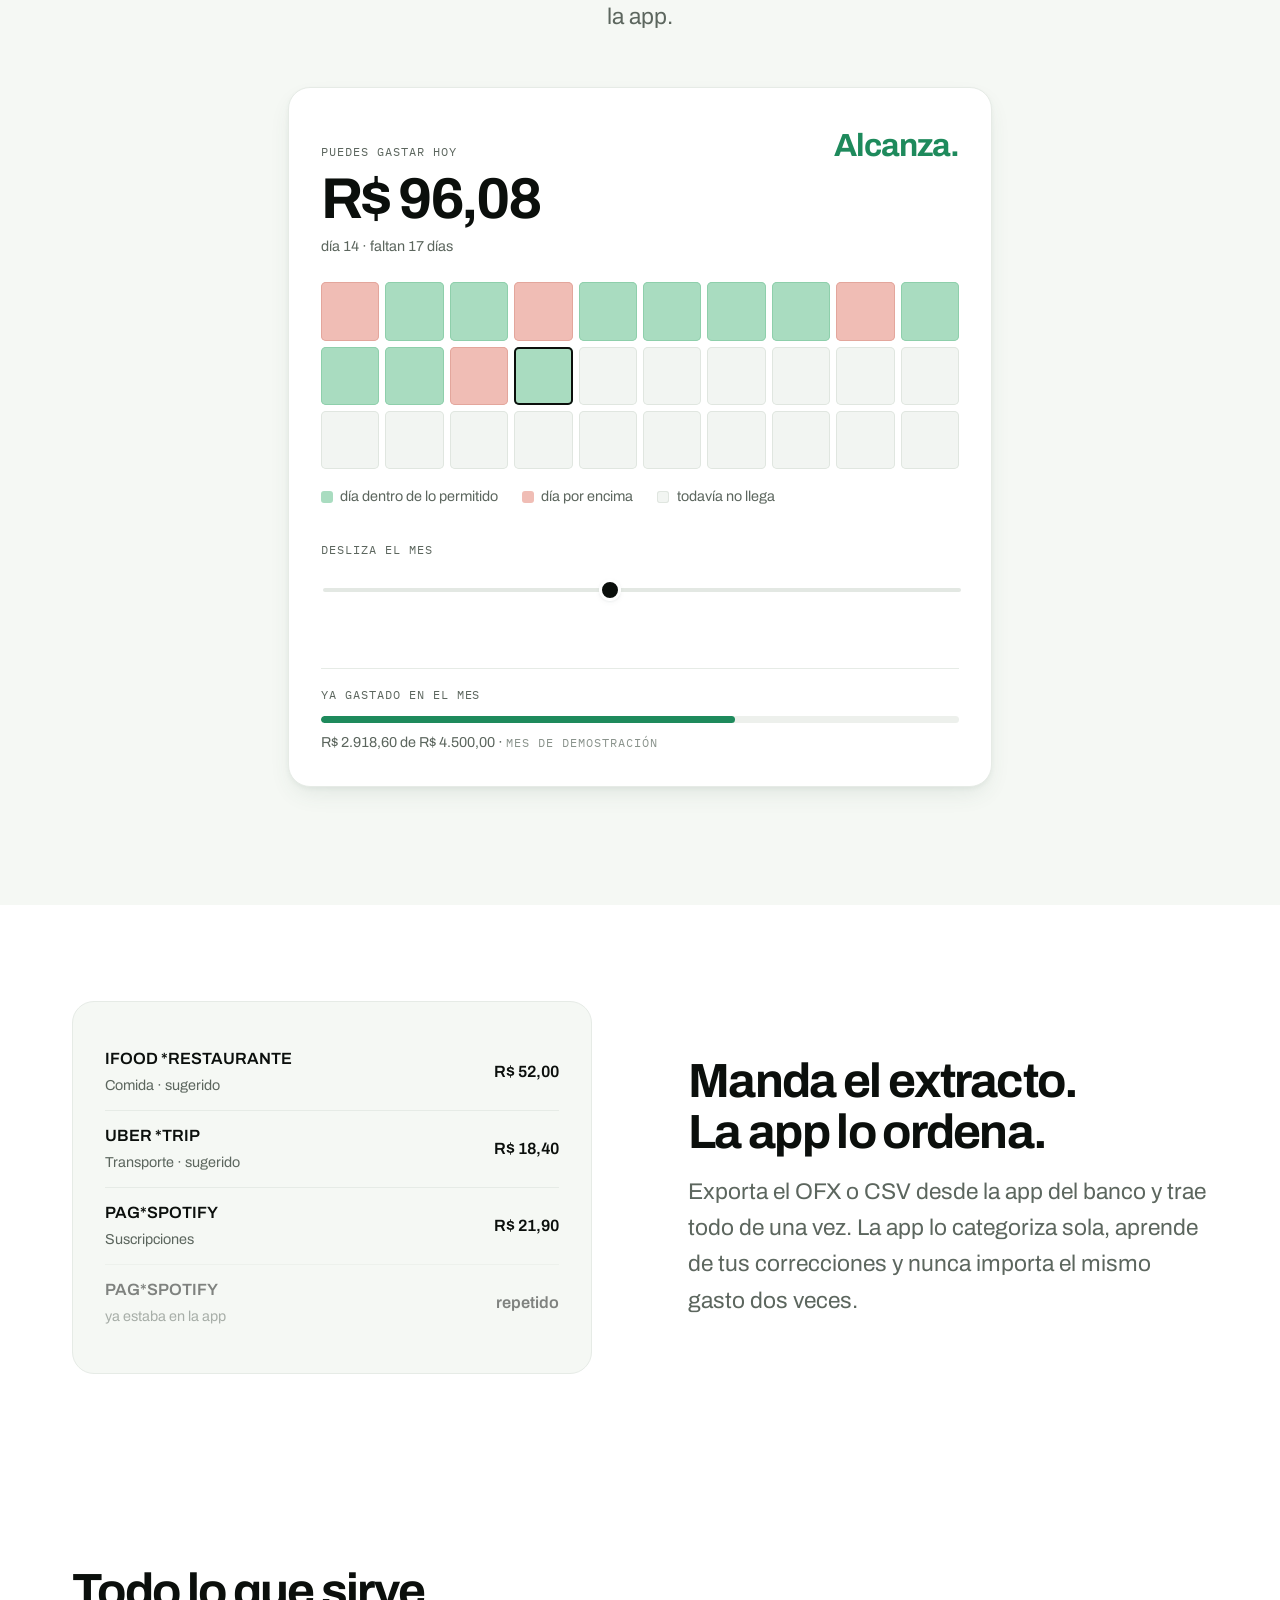
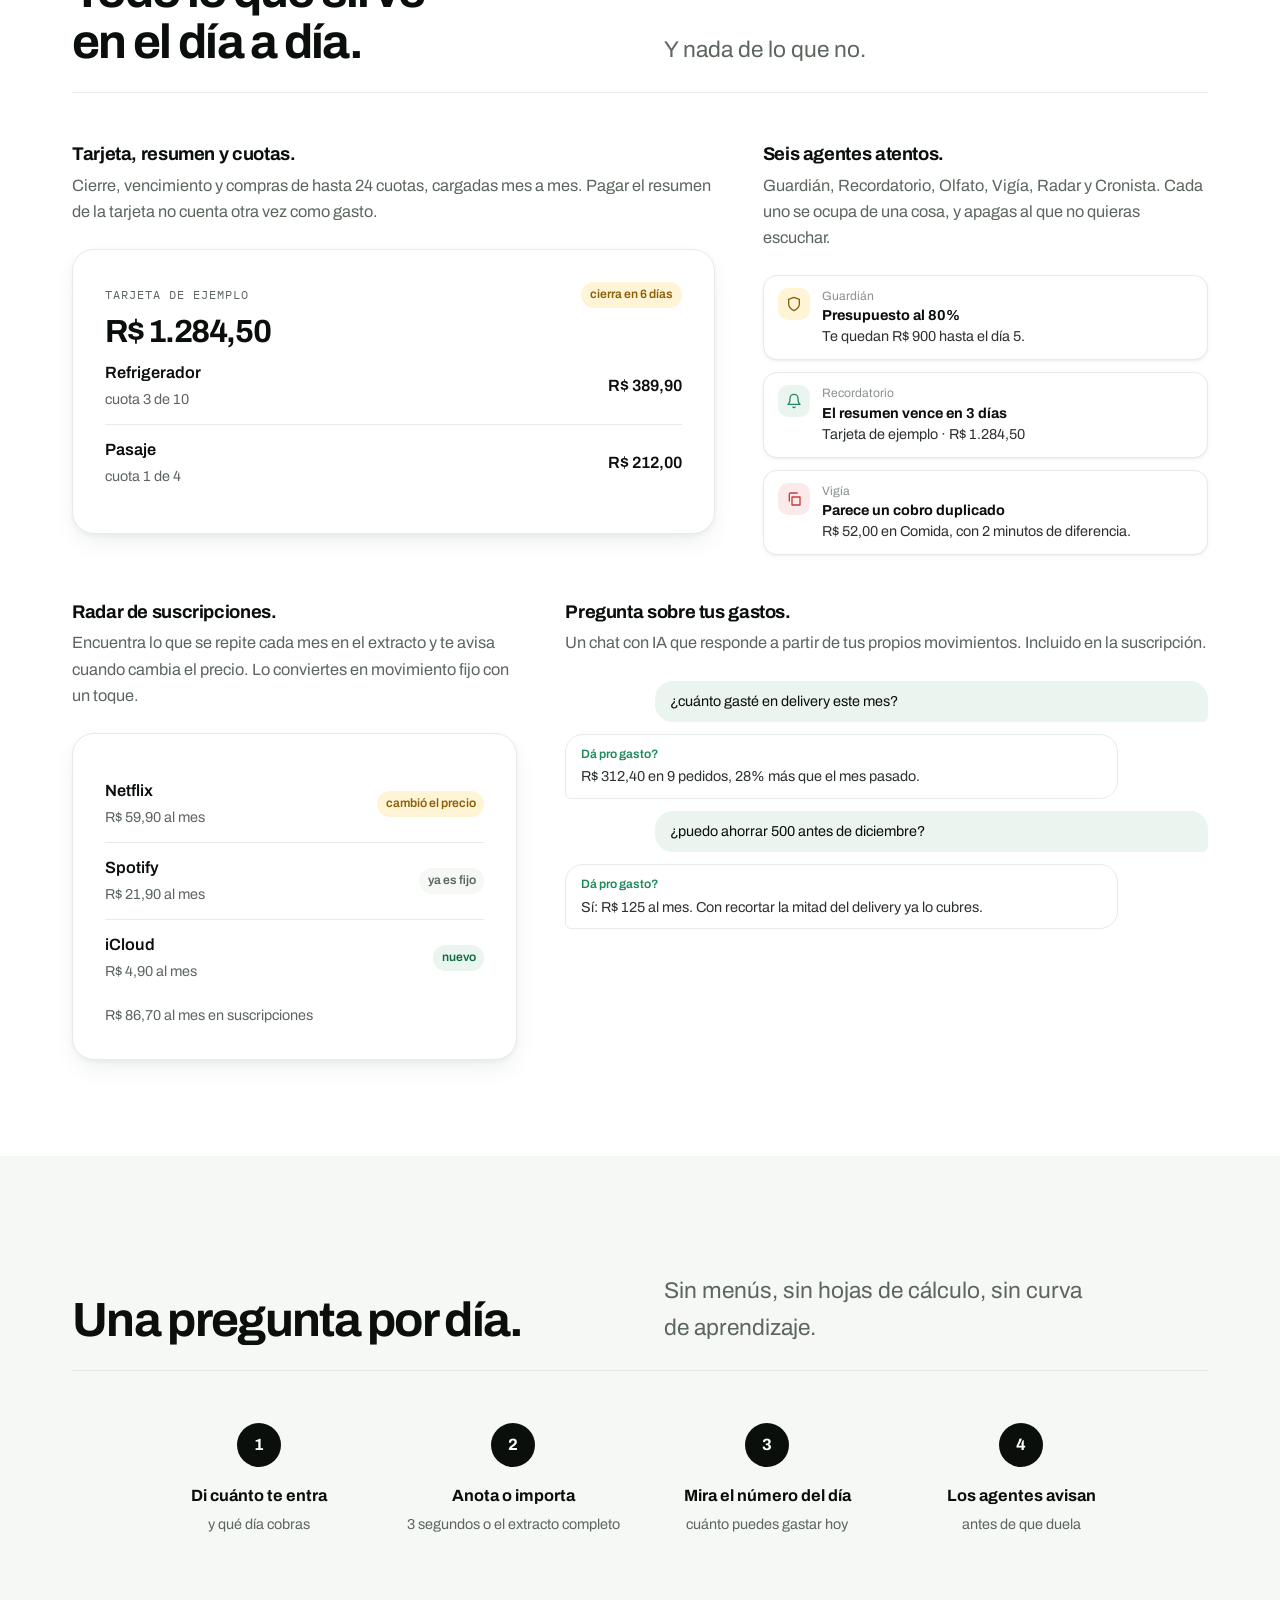
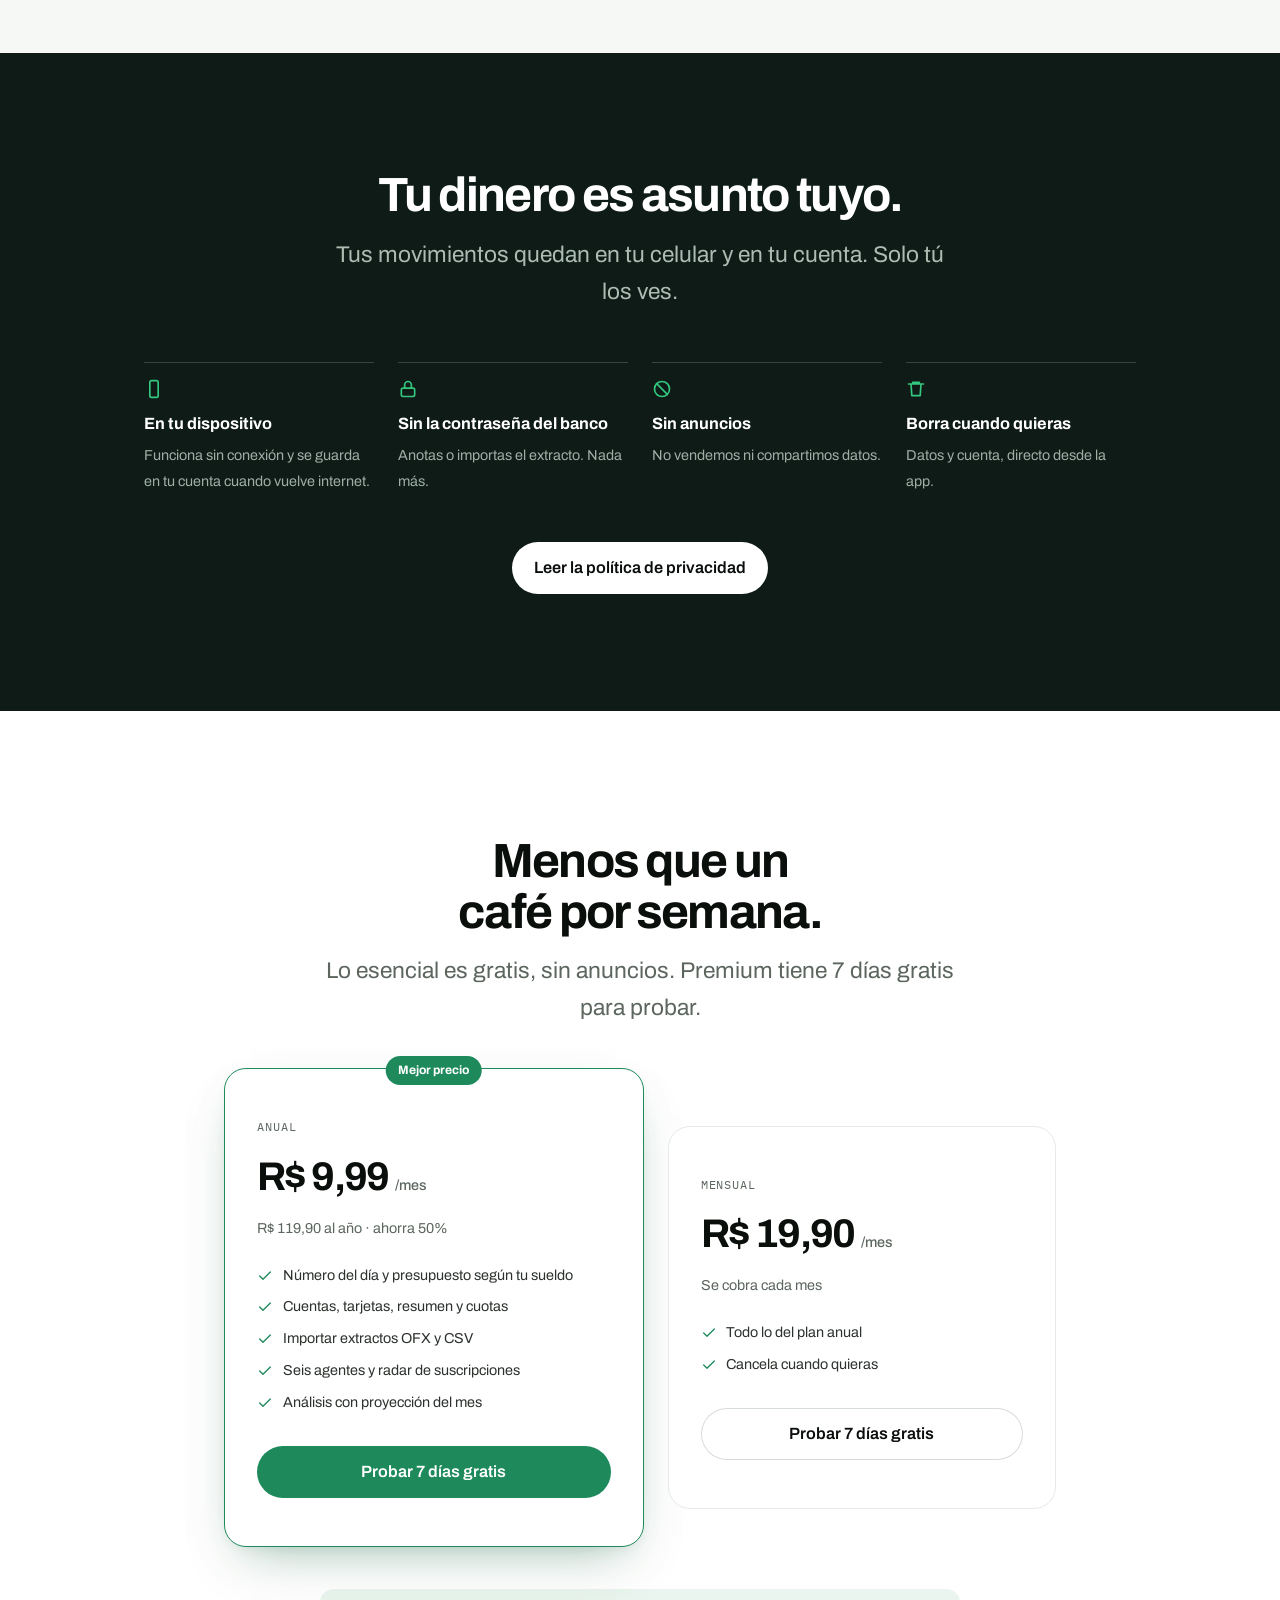
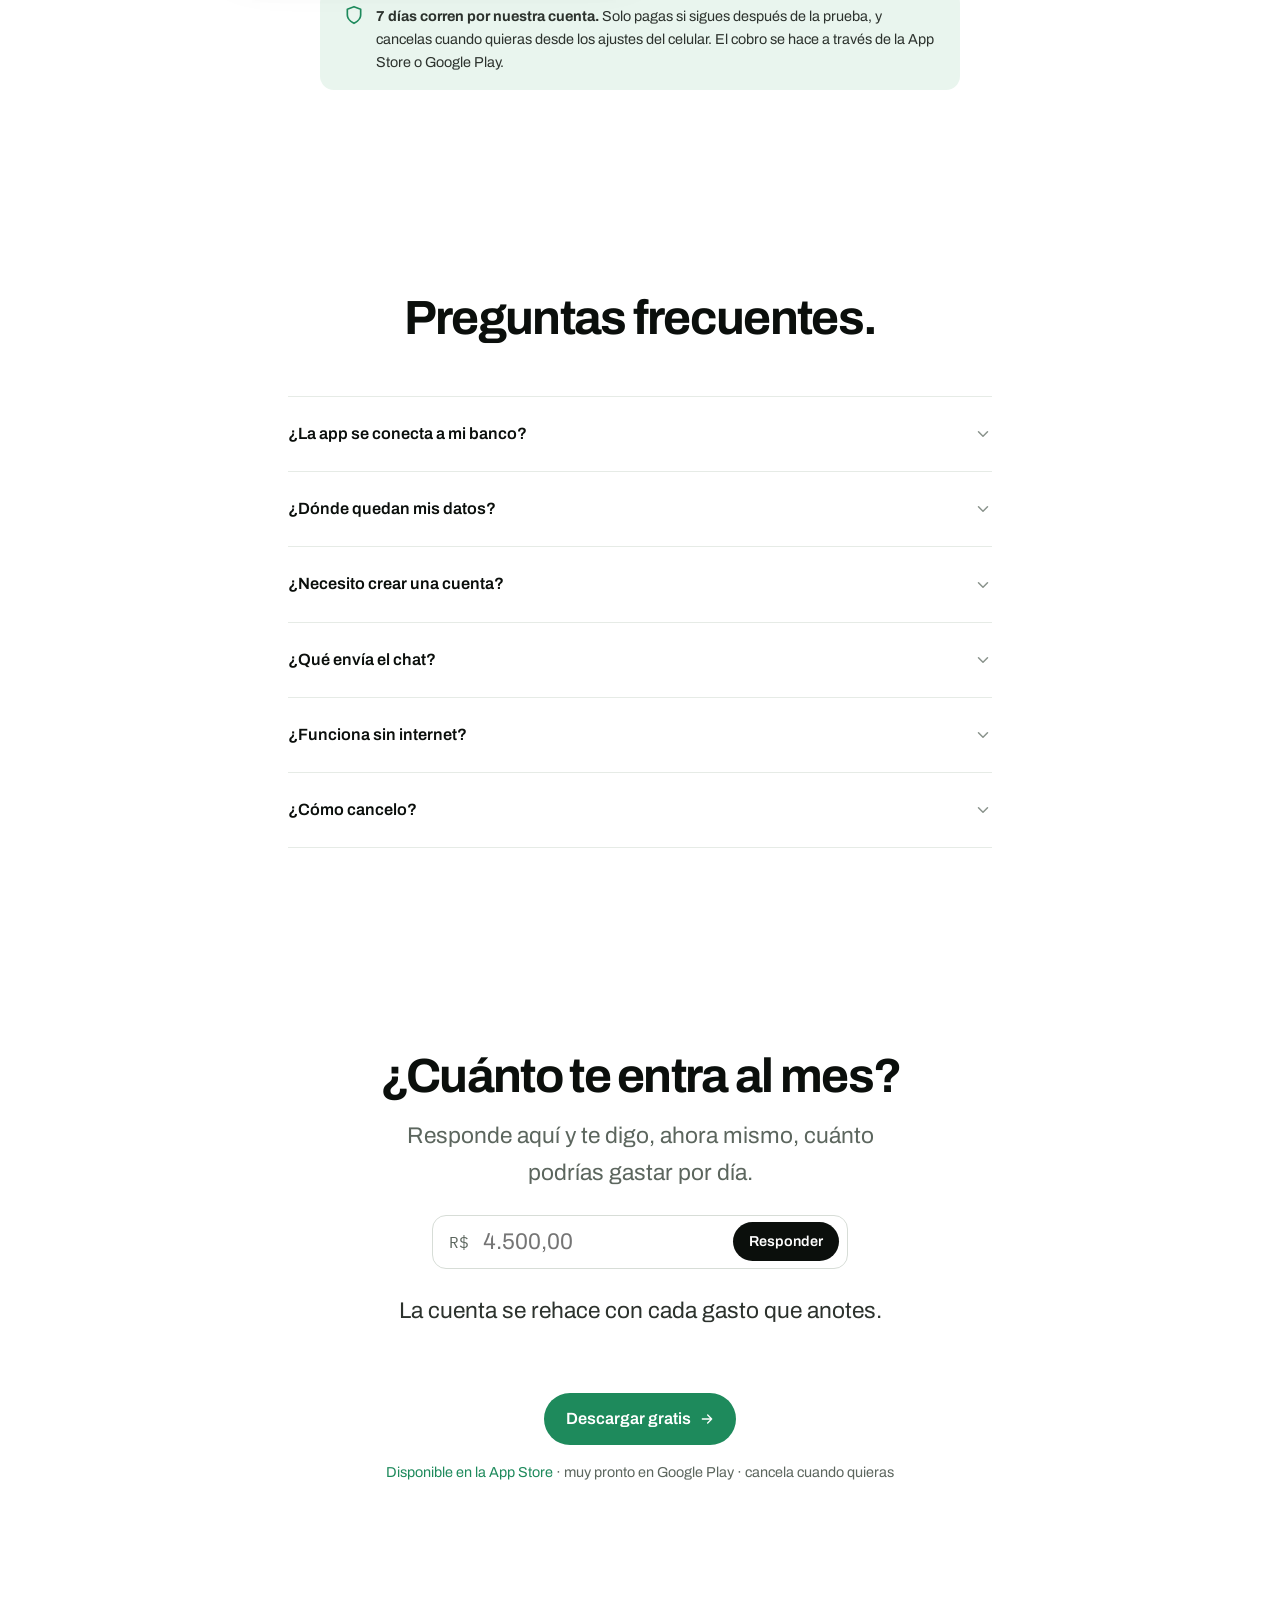
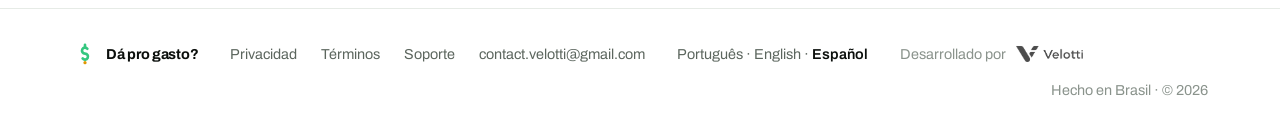
<file: es/index.html>
<!doctype html>
<html lang="es">
<head>
  <meta charset="utf-8">
  <meta name="viewport" content="width=device-width, initial-scale=1">
  <title>Dá pro gasto? — Antes de gastar, pregunta</title>
  <meta name="description" content="La app te dice, todos los días, cuánto puedes gastar hoy. Anotas en tres segundos, importas el extracto del banco y te avisa antes de que te pases. Sin la contraseña del banco.">
  <meta property="og:title" content="Dá pro gasto? — Antes de gastar, pregunta">
  <meta property="og:description" content="Cuánto puedes gastar hoy, en un solo número. Sin hojas de cálculo y sin la contraseña del banco.">
  <meta property="og:type" content="website">
  <meta property="og:locale" content="es_419">
  <meta property="og:image" content="https://diogolepri.github.io/daprogasto-site/assets/img/apple-touch-icon.png">
  <meta name="theme-color" content="#FFFFFF">
  <link rel="alternate" hreflang="pt-BR" href="../">
  <link rel="alternate" hreflang="en" href="../en/">
  <link rel="alternate" hreflang="es" href="./">
  <link rel="icon" href="../assets/img/favicon.png">
  <link rel="apple-touch-icon" href="../assets/img/apple-touch-icon.png">
  <link rel="preconnect" href="https://fonts.googleapis.com">
  <link rel="preconnect" href="https://fonts.gstatic.com" crossorigin>
  <link rel="stylesheet" href="https://fonts.googleapis.com/css2?family=Archivo:wght@400;500;600;700&family=IBM+Plex+Mono:wght@400;500&display=swap">
  <link rel="stylesheet" href="../assets/css/site.css">
</head>
<body>
  <header class="nav">
    <div class="wrap">
      <a class="brand" href="./"><img src="../assets/img/mark.svg" alt="" aria-hidden="true" width="26" height="26">Dá pro gasto?</a>
      <nav class="nav-links" aria-label="Secciones">
        <a href="#como">Cómo funciona</a>
        <a href="#mes">El mes completo</a>
        <a href="#recursos">Funciones</a>
        <a href="#preco">Precio</a>
        <a href="#perguntas">Preguntas</a>
        <a href="soporte/">Soporte</a>
      </nav>
      <a class="btn btn-dark btn-sm nav-cta" href="https://apps.apple.com/app/id6811387568">Descargar gratis</a>
      <button class="menu-btn" aria-expanded="false" aria-controls="menu-mobile">Menú</button>
    </div>
    <nav id="menu-mobile" class="nav-mobile" aria-label="Secciones (celular)">
      <a href="#como">Cómo funciona</a>
      <a href="#mes">El mes completo</a>
      <a href="#recursos">Funciones</a>
      <a href="#preco">Precio</a>
      <a href="#perguntas">Preguntas</a>
      <a href="soporte/">Soporte</a>
      <a class="btn btn-dark" href="https://apps.apple.com/app/id6811387568">Descargar gratis</a>
    </nav>
  </header>

  <main>
    <section class="secao hero">
      <div class="wrap">
        <div class="hero-grid">
         <div class="hero-texto">
        <h1>Antes de gastar, pregunta.</h1>
        <p class="lead">La app te dice al instante cuánto puedes gastar hoy. Anotas en tres segundos, importas el extracto del banco y te avisa antes de que te pases.</p>
        <div class="acoes">
          <a class="btn btn-dark" href="https://apps.apple.com/app/id6811387568">Descargar gratis
            <svg viewBox="0 0 24 24" fill="none" stroke="currentColor" stroke-width="2" stroke-linecap="round" stroke-linejoin="round" aria-hidden="true"><path d="M5 12h14M13 6l6 6-6 6"/></svg>
          </a>
          <a class="btn btn-linha" href="#como">Ver cómo funciona</a>
        </div>
        <p class="nota"><a href="https://apps.apple.com/app/id6811387568">Disponible en la App Store</a>. Muy pronto en Google Play.</p>

         </div>

          <div class="palco">
            <div class="palco-janela">
              <div class="fone">
                <i class="fone-tecla fone-tecla--acao" aria-hidden="true"></i>
                <i class="fone-tecla fone-tecla--vol-mais" aria-hidden="true"></i>
                <i class="fone-tecla fone-tecla--vol-menos" aria-hidden="true"></i>
                <i class="fone-tecla fone-tecla--power" aria-hidden="true"></i>
                <div class="fone-corpo">
                  <div class="fone-vidro">
                    <div class="fone-tela">
                      <img src="../assets/img/screenshots/home.png" width="750" height="1141"
                           fetchpriority="high" decoding="async"
                           alt="Pantalla de inicio de la app: saldo del mes, cuánto entró y salió, y la línea de cuánto puedes gastar hoy.">
                      <span class="fone-brilho" aria-hidden="true"></span>
                    </div>
                  </div>
                </div>
              </div>
            </div>
            <div class="flutua flutua--a"><b>Gasto anotado</b><span class="peq">Supermercado · R$ 45,90 · en 3 segundos</span></div>
            <div class="flutua flutua--b"><b>Guardián</b><span class="peq">Presupuesto al 80%. Tranquilo con los gastos.</span></div>
          </div>
        </div>

        <div class="fatos">
          <span><svg viewBox="0 0 24 24" fill="none" stroke="currentColor" stroke-width="2" stroke-linecap="round" stroke-linejoin="round" aria-hidden="true"><rect x="4" y="11" width="16" height="10" rx="2"/><path d="M8 11V7a4 4 0 0 1 8 0v4"/></svg>Sin la contraseña del banco</span>
          <span><svg viewBox="0 0 24 24" fill="none" stroke="currentColor" stroke-width="2" stroke-linecap="round" stroke-linejoin="round" aria-hidden="true"><path d="M2 2l20 20"/><path d="M8.5 16.5a5 5 0 0 1 7 0"/><path d="M5 12.9a10 10 0 0 1 5.2-2.7"/></svg>Funciona sin conexión</span>
          <span><svg viewBox="0 0 24 24" fill="none" stroke="currentColor" stroke-width="2" stroke-linecap="round" stroke-linejoin="round" aria-hidden="true"><rect x="3" y="4" width="18" height="18" rx="2"/><path d="M16 2v4M8 2v4M3 10h18"/></svg>Gratis para empezar</span>
          <span><svg viewBox="0 0 24 24" fill="none" stroke="currentColor" stroke-width="2" stroke-linecap="round" stroke-linejoin="round" aria-hidden="true"><circle cx="12" cy="12" r="9"/><path d="M5.6 5.6l12.8 12.8"/></svg>Sin anuncios</span>
        </div>
      </div>
    </section>

    <section class="secao reveal" id="como">
      <div class="wrap duas">
        <div class="texto">
          <h2 class="titulo">Un número por día. Sin sacar cuentas.</h2>
          <p class="lead" style="margin-top:var(--g-4)">Le dices cuánto te entra y cuándo cobras el sueldo. La app divide lo que queda del presupuesto entre los días que faltan y rehace esa cuenta con cada gasto que anotas.</p>
          <a class="btn btn-dark" href="#preco" style="margin-top:var(--g-6)">Quiero mi número del día
            <svg viewBox="0 0 24 24" fill="none" stroke="currentColor" stroke-width="2" stroke-linecap="round" stroke-linejoin="round" aria-hidden="true"><path d="M5 12h14M13 6l6 6-6 6"/></svg>
          </a>
        </div>
        <div class="painel painel--sangra">
          <p class="rotulo">Puedes gastar hoy</p>
          <p class="numerao num" id="a1Num">R$ 96,08</p>
          <p class="sub" id="a1Sub">R$ 52,00 gastados hoy · faltan 17 días</p>
          <div class="barra"><i id="a1Meter"></i></div>
          <p class="sub" id="a1Budget">R$ 2.918,60 de R$ 4.500,00</p>
          <div style="margin-top:var(--g-6);border-top:1px solid var(--g-linha);padding-top:var(--g-2)">
            <div class="linha-item"><div class="t"><b>Supermercado</b><span>lunes 13</span></div><span class="v">R$ 120,00</span></div>
            <div class="linha-item marca-nova"><div class="t"><b>iFood</b><span>hoy, ahora</span></div><span class="v">R$ 52,00</span></div>
          </div>
          <p class="sub"><span class="demo">Mes de demostración</span></p>
        </div>
      </div>
    </section>

    <section class="secao faixa reveal" id="mes">
      <div class="wrap">
        <div class="cabeca">
          <h2 class="titulo">Treinta días en diez segundos.</h2>
          <p class="lead">Desliza y mira cómo corre el mes. Es la misma cuenta que hace la app.</p>
        </div>
        <div class="painel painel--mes painel--sangra">
          <div style="display:flex;align-items:baseline;justify-content:space-between;gap:var(--g-4);flex-wrap:wrap">
            <div>
              <p class="rotulo">Puedes gastar hoy</p>
              <p class="numerao num" id="pNum">R$ 96,08</p>
            </div>
            <p id="pVer" style="font-size:var(--g-t-xl);font-weight:700;letter-spacing:-.03em;margin:0;color:var(--g-verde)">Alcanza.</p>
          </div>
          <p class="sub" id="pSub">día 14 · faltan 17 días</p>

          <div class="mes" id="grid" aria-hidden="true"></div>
          <div class="legenda">
            <span><i style="background:#A9DCC0"></i>día dentro de lo permitido</span>
            <span><i style="background:#F0BDB5"></i>día por encima</span>
            <span><i style="background:#F2F5F2;box-shadow:inset 0 0 0 1px #E0E6E0"></i>todavía no llega</span>
          </div>

          <label for="dia" class="rotulo" style="display:block;margin-top:var(--g-6)">Desliza el mes</label>
          <input type="range" id="dia" min="1" max="30" value="14" class="scrub" aria-describedby="pSub">

          <div class="gasto">
            <p class="rotulo">Ya gastado en el mes</p>
            <div class="barra"><i id="pMeter"></i></div>
            <p class="sub" id="pBudget">R$ 2.918,60 de R$ 4.500,00 · <span class="demo">mes de demostración</span></p>
          </div>
        </div>
      </div>
    </section>

    <section class="secao reveal">
      <div class="wrap duas duas--inv">
        <div class="texto">
          <h2 class="titulo">Manda el extracto. La app lo ordena.</h2>
          <p class="lead" style="margin-top:var(--g-4)">Exporta el OFX o CSV desde la app del banco y trae todo de una vez. La app lo categoriza sola, aprende de tus correcciones y nunca importa el mismo gasto dos veces.</p>
        </div>
        <div class="painel painel--suave painel--sangra">
          <div class="linha-item"><div class="t"><b>IFOOD *RESTAURANTE</b><span>Comida · sugerido</span></div><span class="v">R$ 52,00</span></div>
          <div class="linha-item"><div class="t"><b>UBER *TRIP</b><span>Transporte · sugerido</span></div><span class="v">R$ 18,40</span></div>
          <div class="linha-item"><div class="t"><b>PAG*SPOTIFY</b><span>Suscripciones</span></div><span class="v">R$ 21,90</span></div>
          <div class="linha-item" style="opacity:.5"><div class="t"><b>PAG*SPOTIFY</b><span>ya estaba en la app</span></div><span class="v">repetido</span></div>
        </div>
      </div>
    </section>

    <section class="secao reveal" id="recursos">
      <div class="wrap">
        <div class="cabeca cabeca--trilho">
          <h2 class="titulo">Todo lo que sirve en el día a día.</h2>
          <p class="lead">Y nada de lo que no.</p>
        </div>
        <div class="recursos">

          <div class="recurso">
            <h3>Tarjeta, resumen y cuotas.</h3>
            <p>Cierre, vencimiento y compras de hasta 24 cuotas, cargadas mes a mes. Pagar el resumen de la tarjeta no cuenta otra vez como gasto.</p>
            <div class="painel">
              <div style="display:flex;justify-content:space-between;align-items:center;gap:var(--g-4)">
                <p class="rotulo">Tarjeta de ejemplo</p>
                <span class="pill pill--ouro">cierra en 6 días</span>
              </div>
              <p class="numerao num" style="font-size:2rem">R$ 1.284,50</p>
              <div class="linha-item"><div class="t"><b>Refrigerador</b><span>cuota 3 de 10</span></div><span class="v">R$ 389,90</span></div>
              <div class="linha-item"><div class="t"><b>Pasaje</b><span>cuota 1 de 4</span></div><span class="v">R$ 212,00</span></div>
            </div>
          </div>

          <div class="recurso">
            <h3>Seis agentes atentos.</h3>
            <p>Guardián, Recordatorio, Olfato, Vigía, Radar y Cronista. Cada uno se ocupa de una cosa, y apagas al que no quieras escuchar.</p>
            <div class="avisos">
              <div class="notif"><span class="ic" style="background:#FFF4D6;color:#8A6108"><svg viewBox="0 0 24 24" fill="none" stroke="currentColor" stroke-width="2" stroke-linecap="round" stroke-linejoin="round" aria-hidden="true"><path d="M12 22s8-4 8-10V5l-8-3-8 3v7c0 6 8 10 8 10z"/></svg></span><div class="t"><small>Guardián</small><b>Presupuesto al 80%</b>Te quedan R$ 900 hasta el día 5.</div></div>
              <div class="notif"><span class="ic" style="background:#E9F5EE;color:#1E8A5C"><svg viewBox="0 0 24 24" fill="none" stroke="currentColor" stroke-width="2" stroke-linecap="round" stroke-linejoin="round" aria-hidden="true"><path d="M6 8a6 6 0 0 1 12 0c0 7 3 9 3 9H3s3-2 3-9M10.3 21a1.9 1.9 0 0 0 3.4 0"/></svg></span><div class="t"><small>Recordatorio</small><b>El resumen vence en 3 días</b>Tarjeta de ejemplo · R$ 1.284,50</div></div>
              <div class="notif"><span class="ic" style="background:#FBEAEA;color:#C43D3D"><svg viewBox="0 0 24 24" fill="none" stroke="currentColor" stroke-width="2" stroke-linecap="round" stroke-linejoin="round" aria-hidden="true"><path d="M9 9h12v12H9zM5 15V5a2 2 0 0 1 2-2h10"/></svg></span><div class="t"><small>Vigía</small><b>Parece un cobro duplicado</b>R$ 52,00 en Comida, con 2 minutos de diferencia.</div></div>
            </div>
          </div>

          <div class="recurso">
            <h3>Radar de suscripciones.</h3>
            <p>Encuentra lo que se repite cada mes en el extracto y te avisa cuando cambia el precio. Lo conviertes en movimiento fijo con un toque.</p>
            <div class="painel">
              <div class="linha-item"><div class="t"><b>Netflix</b><span>R$ 59,90 al mes</span></div><span class="pill pill--ouro">cambió el precio</span></div>
              <div class="linha-item"><div class="t"><b>Spotify</b><span>R$ 21,90 al mes</span></div><span class="pill pill--cinza">ya es fijo</span></div>
              <div class="linha-item"><div class="t"><b>iCloud</b><span>R$ 4,90 al mes</span></div><span class="pill pill--verde">nuevo</span></div>
              <p class="sub">R$ 86,70 al mes en suscripciones</p>
            </div>
          </div>

          <div class="recurso">
            <h3>Pregunta sobre tus gastos.</h3>
            <p>Un chat con IA que responde a partir de tus propios movimientos. Incluido en la suscripción.</p>
            <div class="avisos">
              <div class="bolha bolha--eu">¿cuánto gasté en delivery este mes?</div>
              <div class="bolha bolha--ia"><small>Dá pro gasto?</small>R$ 312,40 en 9 pedidos, 28% más que el mes pasado.</div>
              <div class="bolha bolha--eu">¿puedo ahorrar 500 antes de diciembre?</div>
              <div class="bolha bolha--ia"><small>Dá pro gasto?</small>Sí: R$ 125 al mes. Con recortar la mitad del delivery ya lo cubres.</div>
            </div>
          </div>

        </div>
      </div>
    </section>

    <section class="secao faixa reveal">
      <div class="wrap">
        <div class="cabeca cabeca--trilho">
          <h2 class="titulo">Una pregunta por día.</h2>
          <p class="lead">Sin menús, sin hojas de cálculo, sin curva de aprendizaje.</p>
        </div>
        <div class="passos">
          <div class="passo"><div class="n">1</div><b>Di cuánto te entra</b><span>y qué día cobras</span></div>
          <div class="passo"><div class="n">2</div><b>Anota o importa</b><span>3 segundos o el extracto completo</span></div>
          <div class="passo"><div class="n">3</div><b>Mira el número del día</b><span>cuánto puedes gastar hoy</span></div>
          <div class="passo"><div class="n">4</div><b>Los agentes avisan</b><span>antes de que duela</span></div>
        </div>
      </div>
    </section>

    <section class="secao escuro reveal">
      <div class="wrap">
        <div class="cabeca">
          <h2 class="titulo">Tu dinero es asunto tuyo.</h2>
          <p class="lead">Tus movimientos quedan en tu celular y en tu cuenta. Solo tú los ves.</p>
        </div>
        <div class="confia">
          <div><svg viewBox="0 0 24 24" fill="none" stroke="currentColor" stroke-width="2" stroke-linecap="round" stroke-linejoin="round" aria-hidden="true"><rect x="7" y="2" width="10" height="20" rx="2"/></svg><b>En tu dispositivo</b><span>Funciona sin conexión y se guarda en tu cuenta cuando vuelve internet.</span></div>
          <div><svg viewBox="0 0 24 24" fill="none" stroke="currentColor" stroke-width="2" stroke-linecap="round" stroke-linejoin="round" aria-hidden="true"><rect x="4" y="11" width="16" height="10" rx="2"/><path d="M8 11V7a4 4 0 0 1 8 0v4"/></svg><b>Sin la contraseña del banco</b><span>Anotas o importas el extracto. Nada más.</span></div>
          <div><svg viewBox="0 0 24 24" fill="none" stroke="currentColor" stroke-width="2" stroke-linecap="round" stroke-linejoin="round" aria-hidden="true"><circle cx="12" cy="12" r="9"/><path d="M5.6 5.6l12.8 12.8"/></svg><b>Sin anuncios</b><span>No vendemos ni compartimos datos.</span></div>
          <div><svg viewBox="0 0 24 24" fill="none" stroke="currentColor" stroke-width="2" stroke-linecap="round" stroke-linejoin="round" aria-hidden="true"><path d="M3 6h18M8 6V4h8v2M6 6l1 14h10l1-14"/></svg><b>Borra cuando quieras</b><span>Datos y cuenta, directo desde la app.</span></div>
        </div>
        <div style="text-align:center;margin-top:var(--g-7)">
          <a class="btn btn-light" href="privacidad/">Leer la política de privacidad</a>
        </div>
      </div>
    </section>

    <section class="secao secao--ar reveal" id="preco">
      <div class="wrap">
        <div class="cabeca">
          <h2 class="titulo">Menos que un café por semana.</h2>
          <p class="lead">Lo esencial es gratis, sin anuncios. Premium tiene 7 días gratis para probar.</p>
        </div>
        <div class="planos">
          <div class="plano plano--melhor">
            <span class="selo">Mejor precio</span>
            <p class="rotulo">Anual</p>
            <p class="preco num">R$ 9,99 <small>/mes</small></p>
            <p class="sub">R$ 119,90 al año · ahorra 50%</p>
            <ul>
              <li><svg viewBox="0 0 24 24" fill="none" stroke="currentColor" stroke-width="2" stroke-linecap="round" stroke-linejoin="round" aria-hidden="true"><path d="M20 6 9 17l-5-5"/></svg>Número del día y presupuesto según tu sueldo</li>
              <li><svg viewBox="0 0 24 24" fill="none" stroke="currentColor" stroke-width="2" stroke-linecap="round" stroke-linejoin="round" aria-hidden="true"><path d="M20 6 9 17l-5-5"/></svg>Cuentas, tarjetas, resumen y cuotas</li>
              <li><svg viewBox="0 0 24 24" fill="none" stroke="currentColor" stroke-width="2" stroke-linecap="round" stroke-linejoin="round" aria-hidden="true"><path d="M20 6 9 17l-5-5"/></svg>Importar extractos OFX y CSV</li>
              <li><svg viewBox="0 0 24 24" fill="none" stroke="currentColor" stroke-width="2" stroke-linecap="round" stroke-linejoin="round" aria-hidden="true"><path d="M20 6 9 17l-5-5"/></svg>Seis agentes y radar de suscripciones</li>
              <li><svg viewBox="0 0 24 24" fill="none" stroke="currentColor" stroke-width="2" stroke-linecap="round" stroke-linejoin="round" aria-hidden="true"><path d="M20 6 9 17l-5-5"/></svg>Análisis con proyección del mes</li>
            </ul>
            <a class="btn btn-verde" href="#comecar">Probar 7 días gratis</a>
          </div>
          <div class="plano">
            <p class="rotulo">Mensual</p>
            <p class="preco num">R$ 19,90 <small>/mes</small></p>
            <p class="sub">Se cobra cada mes</p>
            <ul>
              <li><svg viewBox="0 0 24 24" fill="none" stroke="currentColor" stroke-width="2" stroke-linecap="round" stroke-linejoin="round" aria-hidden="true"><path d="M20 6 9 17l-5-5"/></svg>Todo lo del plan anual</li>
              <li><svg viewBox="0 0 24 24" fill="none" stroke="currentColor" stroke-width="2" stroke-linecap="round" stroke-linejoin="round" aria-hidden="true"><path d="M20 6 9 17l-5-5"/></svg>Cancela cuando quieras</li>
            </ul>
            <a class="btn btn-linha" href="#comecar">Probar 7 días gratis</a>
          </div>
        </div>
        <div class="garantia">
          <svg viewBox="0 0 24 24" fill="none" stroke="currentColor" stroke-width="2" stroke-linecap="round" stroke-linejoin="round" aria-hidden="true"><path d="M12 22s8-4 8-10V5l-8-3-8 3v7c0 6 8 10 8 10z"/></svg>
          <span><b>7 días corren por nuestra cuenta.</b> Solo pagas si sigues después de la prueba, y cancelas cuando quieras desde los ajustes del celular. El cobro se hace a través de la App Store o Google Play.</span>
        </div>
      </div>
    </section>

    <section class="secao secao--denso reveal" id="perguntas">
      <div class="wrap">
        <div class="cabeca"><h2 class="titulo">Preguntas frecuentes.</h2></div>
        <div class="faq">
          <details><summary>¿La app se conecta a mi banco?<svg viewBox="0 0 24 24" fill="none" stroke="currentColor" stroke-width="2" stroke-linecap="round" stroke-linejoin="round" aria-hidden="true"><path d="m6 9 6 6 6-6"/></svg></summary><p>No. No te pide contraseña ni acceso a tu cuenta. Anotas los gastos o exportas el extracto desde la app del banco (OFX o CSV) y lo importas aquí; la app lo categoriza y evita los repetidos.</p></details>
          <details><summary>¿Dónde quedan mis datos?<svg viewBox="0 0 24 24" fill="none" stroke="currentColor" stroke-width="2" stroke-linecap="round" stroke-linejoin="round" aria-hidden="true"><path d="m6 9 6 6 6-6"/></svg></summary><p>En tu celular, en una base de datos local, y en tu cuenta en la nube, guardados solos segundos después de cada cambio. Solo tú tienes acceso.</p></details>
          <details><summary>¿Necesito crear una cuenta?<svg viewBox="0 0 24 24" fill="none" stroke="currentColor" stroke-width="2" stroke-linecap="round" stroke-linejoin="round" aria-hidden="true"><path d="m6 9 6 6 6-6"/></svg></summary><p>Sí. Tus datos se guardan en tu cuenta, en la nube y de forma automática. Si cambias de celular, solo inicias sesión y todo vuelve. Puedes entrar con Apple, con Google o con tu correo.</p></details>
          <details><summary>¿Qué envía el chat?<svg viewBox="0 0 24 24" fill="none" stroke="currentColor" stroke-width="2" stroke-linecap="round" stroke-linejoin="round" aria-hidden="true"><path d="m6 9 6 6 6-6"/></svg></summary><p>Cuando haces una pregunta, la app envía un resumen: totales del mes, categorías, cuentas, suscripciones y los últimos movimientos. Ese resumen va a nuestro servidor y al proveedor de IA, que responde. No guardamos la pregunta ni la respuesta, solo el conteo diario.</p></details>
          <details><summary>¿Funciona sin internet?<svg viewBox="0 0 24 24" fill="none" stroke="currentColor" stroke-width="2" stroke-linecap="round" stroke-linejoin="round" aria-hidden="true"><path d="m6 9 6 6 6-6"/></svg></summary><p>Sí. Sin señal, la app abre y anota igual; cuando vuelve internet, todo se sube solo a la nube. Solo el chat necesita conexión.</p></details>
          <details><summary>¿Cómo cancelo?<svg viewBox="0 0 24 24" fill="none" stroke="currentColor" stroke-width="2" stroke-linecap="round" stroke-linejoin="round" aria-hidden="true"><path d="m6 9 6 6 6-6"/></svg></summary><p>Desde los ajustes de suscripciones del iPhone o de Play Store, en cualquier momento. El acceso sigue hasta el final del período que ya pagaste.</p></details>
        </div>
      </div>
    </section>

    <section class="secao secao--ar fecho" id="comecar">
      <div class="wrap">
        <h2 class="titulo" style="max-width:20ch;margin-inline:auto">¿Cuánto te entra al mes?</h2>
        <p class="lead" style="margin:var(--g-4) auto 0;max-width:36ch">Responde aquí y te digo, ahora mismo, cuánto podrías gastar por día.</p>
        <div class="campo">
          <span aria-hidden="true">R$</span>
          <input id="entra" type="text" inputmode="decimal" autocomplete="off" placeholder="4.500,00" aria-label="Cuánto te entra al mes, en reales">
          <button type="button" class="btn btn-dark btn-sm" id="responder">Responder</button>
        </div>
        <p class="resposta" id="saida" role="status" aria-live="polite">La cuenta se rehace con cada gasto que anotes.</p>
        <a class="btn btn-verde" href="https://apps.apple.com/app/id6811387568">Descargar gratis
          <svg viewBox="0 0 24 24" fill="none" stroke="currentColor" stroke-width="2" stroke-linecap="round" stroke-linejoin="round" aria-hidden="true"><path d="M5 12h14M13 6l6 6-6 6"/></svg>
        </a>
        <p class="nota"><a href="https://apps.apple.com/app/id6811387568">Disponible en la App Store</a> · muy pronto en Google Play · cancela cuando quieras</p>
      </div>
    </section>
  </main>

  <footer>
    <div class="wrap">
      <a class="brand" href="./"><img src="../assets/img/mark.svg" alt="" aria-hidden="true" width="26" height="26">Dá pro gasto?</a>
      <nav class="links" aria-label="Pie de página">
        <a href="privacidad/">Privacidad</a>
        <a href="terminos/">Términos</a>
        <a href="soporte/">Soporte</a>
        <a href="mailto:contact.velotti@gmail.com">contact.velotti@gmail.com</a>
      </nav>
      <nav class="idiomas" aria-label="Idioma">
        <a href="../" hreflang="pt-BR" lang="pt-BR">Português</a> · <a href="../en/" hreflang="en" lang="en">English</a> · <a href="./" hreflang="es" lang="es" aria-current="page">Español</a>
      </nav>
      <a class="velotti" href="https://velotti.com.br" target="_blank" rel="noopener">Desarrollado por <img src="../assets/img/velotti.png" alt="Velotti" width="70" height="20"></a>
      <span class="copy">Hecho en Brasil · © <span data-year>2026</span></span>
    </div>
  </footer>

  <script src="../assets/js/site.js"></script>
  <script>
  /* La misma cuenta de la app: safeToSpendPerDay, en lib/logic.ts.
     Los treinta días son un mes de ejemplo, marcado en la página como demostración. */
  (function () {
    var DIAS = 30, ORCAMENTO = 450000;
    var GASTOS = [188500,4590,0,11990,5200,0,8990,4500,38990,6700,0,5200,12000,5200,0,9800,4500,15200,0,7400,3200,0,5600,4100,0,6200,3800,0,4500,3900];

    function safeToSpendPerDay(orcamento, gasto, faltam) {
      if (orcamento <= 0 || faltam <= 0) return 0;
      var resto = orcamento - gasto;
      return resto <= 0 ? 0 : Math.floor(resto / faltam);
    }
    var brl = new Intl.NumberFormat('pt-BR', { style: 'currency', currency: 'BRL' });
    function money(c) { return brl.format(c / 100); }
    function gastoAntes(d) { var s = 0; for (var i = 0; i < d - 1; i++) s += GASTOS[i]; return s; }
    function estado(d) {
      var antes = gastoAntes(d), faltam = DIAS - d + 1;
      var permitido = safeToSpendPerDay(ORCAMENTO, antes, faltam);
      var hoje = GASTOS[d - 1] || 0;
      return { dia: d, faltam: faltam, permitido: permitido, hoje: hoje,
               acumulado: antes + hoje, deu: permitido > 0 && hoje <= permitido };
    }
    var $ = function (id) { return document.getElementById(id); };

    var e14 = estado(14);
    $('a1Num').textContent = money(e14.permitido);
    $('a1Sub').textContent = money(e14.hoje) + ' gastados hoy · faltan ' + e14.faltam + ' días';
    $('a1Meter').style.width = Math.min(100, (e14.acumulado / ORCAMENTO) * 100) + '%';
    $('a1Budget').textContent = money(e14.acumulado) + ' de ' + money(ORCAMENTO);

    var grid = $('grid');
    for (var d = 1; d <= DIAS; d++) { var c = document.createElement('div'); c.className = 'dia'; grid.appendChild(c); }
    var celulas = Array.prototype.slice.call(grid.children);
    var slider = $('dia');

    function desenhar() {
      var e = estado(Number(slider.value));
      $('pNum').textContent = money(e.permitido);
      $('pVer').textContent = e.deu ? 'Alcanza.' : 'No alcanza.';
      $('pVer').style.color = e.deu ? 'var(--g-verde)' : 'var(--g-suave)';
      $('pSub').textContent = 'día ' + e.dia + ' · faltan ' + e.faltam + ' días';
      $('pMeter').style.width = Math.min(100, (e.acumulado / ORCAMENTO) * 100) + '%';
      $('pBudget').innerHTML = money(e.acumulado) + ' de ' + money(ORCAMENTO) + ' · <span class="demo">mes de demostración</span>';
      celulas.forEach(function (cel, i) {
        var dd = i + 1, passou = dd <= e.dia;
        cel.dataset.on = passou ? '1' : '0';
        cel.dataset.over = passou && !estado(dd).deu ? '1' : '0';
        cel.dataset.now = dd === e.dia ? '1' : '0';
      });
    }
    slider.addEventListener('input', desenhar);
    desenhar();

    function responder() {
      var cru = $('entra').value.replace(/\./g, '').replace(',', '.').replace(/[^\d.]/g, '');
      var reais = parseFloat(cru);
      if (!isFinite(reais) || reais <= 0) { $('saida').textContent = 'Escribe un monto mayor que cero, como 4.500,00.'; return; }
      var permitido = safeToSpendPerDay(Math.round(reais * 100), 0, DIAS);
      $('saida').innerHTML = 'El primer día del ciclo puedes gastar <b>' + money(permitido) + '</b> por día. Con cada gasto que anotes, esa cuenta se rehace.';
    }
    $('responder').addEventListener('click', responder);
    $('entra').addEventListener('keydown', function (ev) { if (ev.key === 'Enter') responder(); });
  })();
  </script>
</body>
</html>
</file>
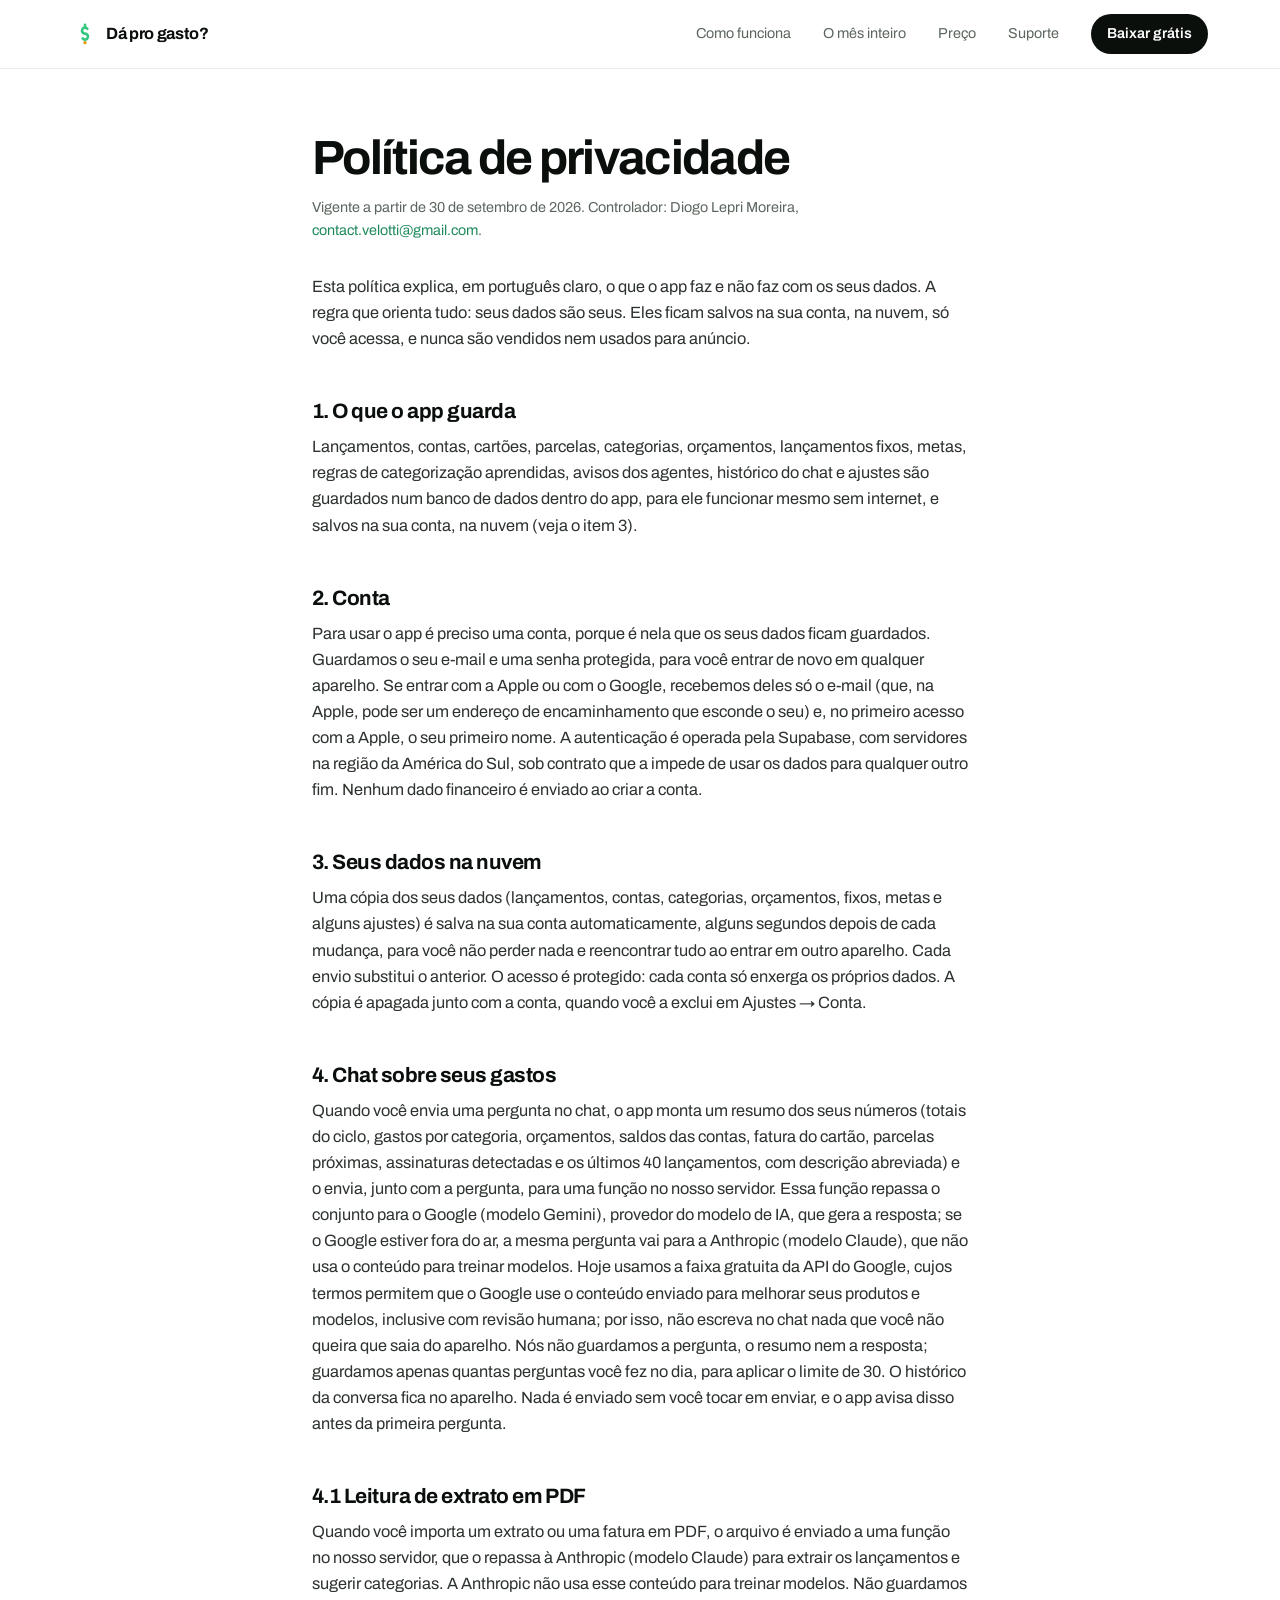
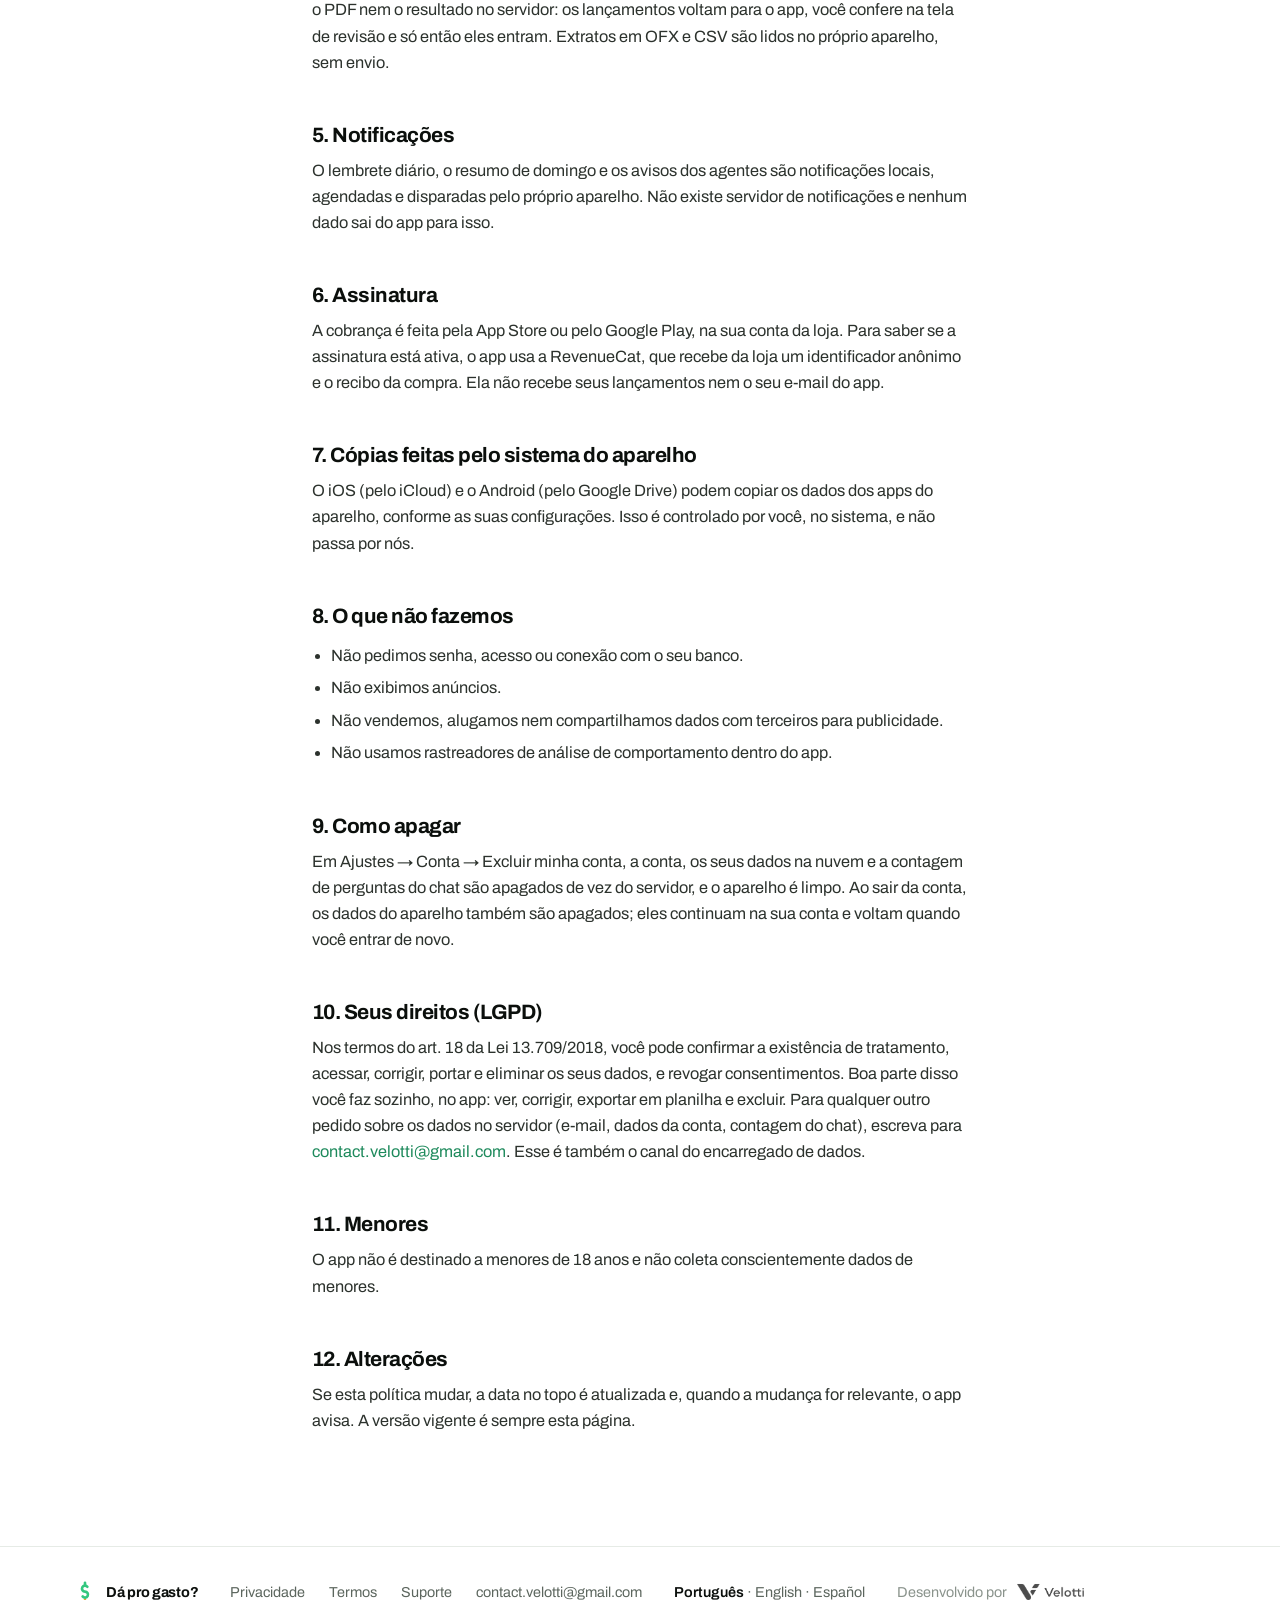
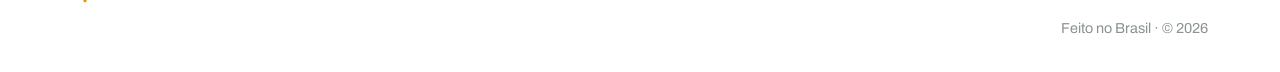
<file: privacidade/index.html>
<!doctype html>
<html lang="pt-BR">
<head>
  <meta charset="utf-8">
  <meta name="viewport" content="width=device-width, initial-scale=1">
  <title>Política de privacidade — Dá pro gasto?</title>
  <meta name="description" content="Como o Dá pro gasto? trata os seus dados: salvos na sua conta, na nuvem, só você acessa, e o que o chat envia.">
  <meta name="theme-color" content="#FFFFFF">
  <link rel="alternate" hreflang="pt-BR" href="./">
  <link rel="alternate" hreflang="en" href="../en/privacy/">
  <link rel="alternate" hreflang="es" href="../es/privacidad/">
  <link rel="icon" href="../assets/img/favicon.png">
  <link rel="apple-touch-icon" href="../assets/img/apple-touch-icon.png">
  <link rel="preconnect" href="https://fonts.googleapis.com">
  <link rel="preconnect" href="https://fonts.gstatic.com" crossorigin>
  <link rel="stylesheet" href="https://fonts.googleapis.com/css2?family=Archivo:wght@400;500;600;700&family=IBM+Plex+Mono:wght@400;500&display=swap">
  <link rel="stylesheet" href="../assets/css/site.css">
</head>
<body>
  <header class="nav">
    <div class="wrap">
      <a class="brand" href="../"><img src="../assets/img/mark.svg" alt="" aria-hidden="true" width="26" height="26">Dá pro gasto?</a>
      <nav class="nav-links" aria-label="Seções">
        <a href="../#como">Como funciona</a>
        <a href="../#mes">O mês inteiro</a>
        <a href="../#preco">Preço</a>
        <a href="../suporte/">Suporte</a>
      </nav>
      <a class="btn btn-dark btn-sm nav-cta" href="https://apps.apple.com/app/id6811387568">Baixar grátis</a>
      <button class="menu-btn" aria-expanded="false" aria-controls="menu-mobile">Menu</button>
    </div>
    <nav id="menu-mobile" class="nav-mobile" aria-label="Seções (celular)">
      <a href="../#como">Como funciona</a>
      <a href="../#mes">O mês inteiro</a>
      <a href="../#recursos">Recursos</a>
      <a href="../#preco">Preço</a>
      <a href="../#perguntas">Perguntas</a>
      <a href="../suporte/">Suporte</a>
      <a class="btn btn-dark" href="https://apps.apple.com/app/id6811387568">Baixar grátis</a>
    </nav>
  </header>
  <main class="doc">
    <div class="wrap">
      <h1>Política de privacidade</h1>
      <p class="meta">Vigente a partir de 30 de setembro de 2026. Controlador: Diogo Lepri Moreira, <a href="mailto:contact.velotti@gmail.com">contact.velotti@gmail.com</a>.</p>
      <p>Esta política explica, em português claro, o que o app faz e não faz com os seus dados. A regra que orienta tudo: seus dados são seus. Eles ficam salvos na sua conta, na nuvem, só você acessa, e nunca são vendidos nem usados para anúncio.</p>

      <h2>1. O que o app guarda</h2>
      <p>Lançamentos, contas, cartões, parcelas, categorias, orçamentos, lançamentos fixos, metas, regras de categorização aprendidas, avisos dos agentes, histórico do chat e ajustes são guardados num banco de dados dentro do app, para ele funcionar mesmo sem internet, e salvos na sua conta, na nuvem (veja o item 3).</p>

      <h2>2. Conta</h2>
      <p>Para usar o app é preciso uma conta, porque é nela que os seus dados ficam guardados. Guardamos o seu e-mail e uma senha protegida, para você entrar de novo em qualquer aparelho. Se entrar com a Apple ou com o Google, recebemos deles só o e-mail (que, na Apple, pode ser um endereço de encaminhamento que esconde o seu) e, no primeiro acesso com a Apple, o seu primeiro nome. A autenticação é operada pela Supabase, com servidores na região da América do Sul, sob contrato que a impede de usar os dados para qualquer outro fim. Nenhum dado financeiro é enviado ao criar a conta.</p>

      <h2>3. Seus dados na nuvem</h2>
      <p>Uma cópia dos seus dados (lançamentos, contas, categorias, orçamentos, fixos, metas e alguns ajustes) é salva na sua conta automaticamente, alguns segundos depois de cada mudança, para você não perder nada e reencontrar tudo ao entrar em outro aparelho. Cada envio substitui o anterior. O acesso é protegido: cada conta só enxerga os próprios dados. A cópia é apagada junto com a conta, quando você a exclui em Ajustes → Conta.</p>

      <h2>4. Chat sobre seus gastos</h2>
      <p>Quando você envia uma pergunta no chat, o app monta um resumo dos seus números (totais do ciclo, gastos por categoria, orçamentos, saldos das contas, fatura do cartão, parcelas próximas, assinaturas detectadas e os últimos 40 lançamentos, com descrição abreviada) e o envia, junto com a pergunta, para uma função no nosso servidor. Essa função repassa o conjunto para o Google (modelo Gemini), provedor do modelo de IA, que gera a resposta; se o Google estiver fora do ar, a mesma pergunta vai para a Anthropic (modelo Claude), que não usa o conteúdo para treinar modelos. Hoje usamos a faixa gratuita da API do Google, cujos termos permitem que o Google use o conteúdo enviado para melhorar seus produtos e modelos, inclusive com revisão humana; por isso, não escreva no chat nada que você não queira que saia do aparelho. Nós não guardamos a pergunta, o resumo nem a resposta; guardamos apenas quantas perguntas você fez no dia, para aplicar o limite de 30. O histórico da conversa fica no aparelho. Nada é enviado sem você tocar em enviar, e o app avisa disso antes da primeira pergunta.</p>

      <h2>4.1 Leitura de extrato em PDF</h2>
      <p>Quando você importa um extrato ou uma fatura em PDF, o arquivo é enviado a uma função no nosso servidor, que o repassa à Anthropic (modelo Claude) para extrair os lançamentos e sugerir categorias. A Anthropic não usa esse conteúdo para treinar modelos. Não guardamos o PDF nem o resultado no servidor: os lançamentos voltam para o app, você confere na tela de revisão e só então eles entram. Extratos em OFX e CSV são lidos no próprio aparelho, sem envio.</p>

      <h2>5. Notificações</h2>
      <p>O lembrete diário, o resumo de domingo e os avisos dos agentes são notificações locais, agendadas e disparadas pelo próprio aparelho. Não existe servidor de notificações e nenhum dado sai do app para isso.</p>

      <h2>6. Assinatura</h2>
      <p>A cobrança é feita pela App Store ou pelo Google Play, na sua conta da loja. Para saber se a assinatura está ativa, o app usa a RevenueCat, que recebe da loja um identificador anônimo e o recibo da compra. Ela não recebe seus lançamentos nem o seu e-mail do app.</p>

      <h2>7. Cópias feitas pelo sistema do aparelho</h2>
      <p>O iOS (pelo iCloud) e o Android (pelo Google Drive) podem copiar os dados dos apps do aparelho, conforme as suas configurações. Isso é controlado por você, no sistema, e não passa por nós.</p>

      <h2>8. O que não fazemos</h2>
      <ul>
        <li>Não pedimos senha, acesso ou conexão com o seu banco.</li>
        <li>Não exibimos anúncios.</li>
        <li>Não vendemos, alugamos nem compartilhamos dados com terceiros para publicidade.</li>
        <li>Não usamos rastreadores de análise de comportamento dentro do app.</li>
      </ul>

      <h2>9. Como apagar</h2>
      <p>Em Ajustes → Conta → Excluir minha conta, a conta, os seus dados na nuvem e a contagem de perguntas do chat são apagados de vez do servidor, e o aparelho é limpo. Ao sair da conta, os dados do aparelho também são apagados; eles continuam na sua conta e voltam quando você entrar de novo.</p>

      <h2>10. Seus direitos (LGPD)</h2>
      <p>Nos termos do art. 18 da Lei 13.709/2018, você pode confirmar a existência de tratamento, acessar, corrigir, portar e eliminar os seus dados, e revogar consentimentos. Boa parte disso você faz sozinho, no app: ver, corrigir, exportar em planilha e excluir. Para qualquer outro pedido sobre os dados no servidor (e-mail, dados da conta, contagem do chat), escreva para <a href="mailto:contact.velotti@gmail.com">contact.velotti@gmail.com</a>. Esse é também o canal do encarregado de dados.</p>

      <h2>11. Menores</h2>
      <p>O app não é destinado a menores de 18 anos e não coleta conscientemente dados de menores.</p>

      <h2>12. Alterações</h2>
      <p>Se esta política mudar, a data no topo é atualizada e, quando a mudança for relevante, o app avisa. A versão vigente é sempre esta página.</p>
    </div>
  </main>
  <footer>
    <div class="wrap">
      <a class="brand" href="../"><img src="../assets/img/mark.svg" alt="" aria-hidden="true" width="26" height="26">Dá pro gasto?</a>
      <nav class="links" aria-label="Rodapé">
        <a href="../privacidade/">Privacidade</a>
        <a href="../termos/">Termos</a>
        <a href="../suporte/">Suporte</a>
        <a href="mailto:contact.velotti@gmail.com">contact.velotti@gmail.com</a>
      </nav>
      <nav class="idiomas" aria-label="Idioma">
        <a href="./" hreflang="pt-BR" lang="pt-BR" aria-current="page">Português</a> · <a href="../en/privacy/" hreflang="en" lang="en">English</a> · <a href="../es/privacidad/" hreflang="es" lang="es">Español</a>
      </nav>
      <a class="velotti" href="https://velotti.com.br" target="_blank" rel="noopener">Desenvolvido por <img src="../assets/img/velotti.png" alt="Velotti" width="70" height="20"></a>
      <span class="copy">Feito no Brasil · © <span data-year>2026</span></span>
    </div>
  </footer>
  <script src="../assets/js/site.js"></script>
</body>
</html>
</file>
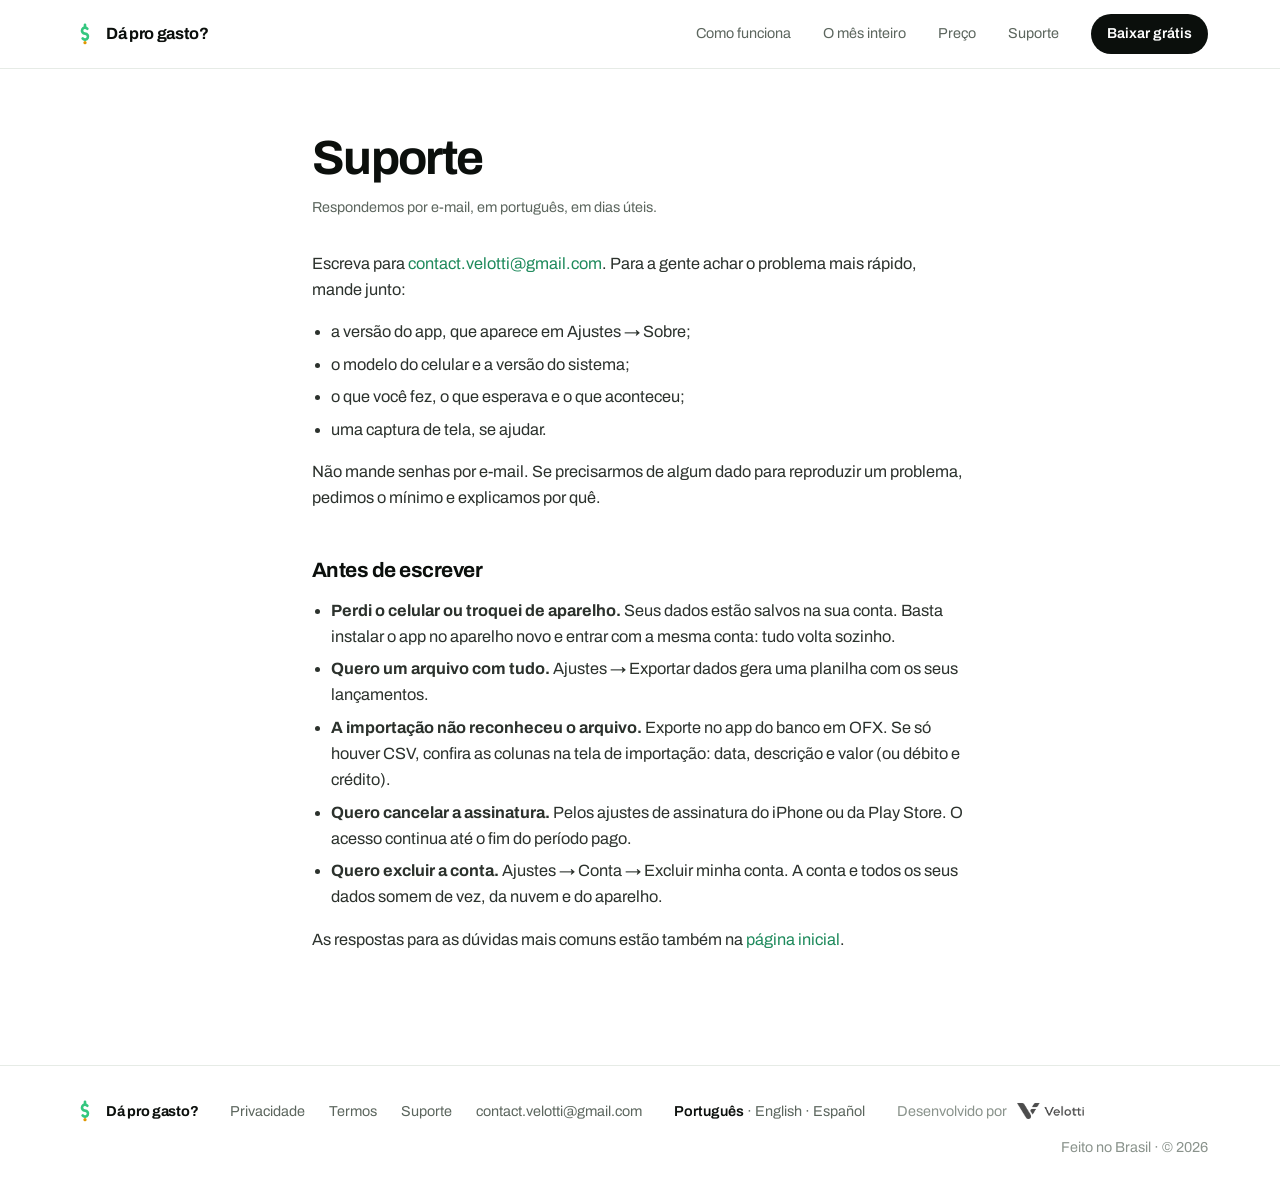
<file: suporte/index.html>
<!doctype html>
<html lang="pt-BR">
<head>
  <meta charset="utf-8">
  <meta name="viewport" content="width=device-width, initial-scale=1">
  <title>Suporte — Dá pro gasto?</title>
  <meta name="description" content="Fale com a gente sobre o Dá pro gasto?: como pedir ajuda, o que mandar e as perguntas mais comuns.">
  <meta name="theme-color" content="#FFFFFF">
  <link rel="alternate" hreflang="pt-BR" href="./">
  <link rel="alternate" hreflang="en" href="../en/support/">
  <link rel="alternate" hreflang="es" href="../es/soporte/">
  <link rel="icon" href="../assets/img/favicon.png">
  <link rel="apple-touch-icon" href="../assets/img/apple-touch-icon.png">
  <link rel="preconnect" href="https://fonts.googleapis.com">
  <link rel="preconnect" href="https://fonts.gstatic.com" crossorigin>
  <link rel="stylesheet" href="https://fonts.googleapis.com/css2?family=Archivo:wght@400;500;600;700&family=IBM+Plex+Mono:wght@400;500&display=swap">
  <link rel="stylesheet" href="../assets/css/site.css">
</head>
<body>
  <header class="nav">
    <div class="wrap">
      <a class="brand" href="../"><img src="../assets/img/mark.svg" alt="" aria-hidden="true" width="26" height="26">Dá pro gasto?</a>
      <nav class="nav-links" aria-label="Seções">
        <a href="../#como">Como funciona</a>
        <a href="../#mes">O mês inteiro</a>
        <a href="../#preco">Preço</a>
        <a href="../suporte/">Suporte</a>
      </nav>
      <a class="btn btn-dark btn-sm nav-cta" href="https://apps.apple.com/app/id6811387568">Baixar grátis</a>
      <button class="menu-btn" aria-expanded="false" aria-controls="menu-mobile">Menu</button>
    </div>
    <nav id="menu-mobile" class="nav-mobile" aria-label="Seções (celular)">
      <a href="../#como">Como funciona</a>
      <a href="../#mes">O mês inteiro</a>
      <a href="../#recursos">Recursos</a>
      <a href="../#preco">Preço</a>
      <a href="../#perguntas">Perguntas</a>
      <a href="../suporte/">Suporte</a>
      <a class="btn btn-dark" href="https://apps.apple.com/app/id6811387568">Baixar grátis</a>
    </nav>
  </header>
  <main class="doc">
    <div class="wrap">
      <h1>Suporte</h1>
      <p class="meta">Respondemos por e-mail, em português, em dias úteis.</p>
      <p>Escreva para <a href="mailto:contact.velotti@gmail.com">contact.velotti@gmail.com</a>. Para a gente achar o problema mais rápido, mande junto:</p>
      <ul>
        <li>a versão do app, que aparece em Ajustes → Sobre;</li>
        <li>o modelo do celular e a versão do sistema;</li>
        <li>o que você fez, o que esperava e o que aconteceu;</li>
        <li>uma captura de tela, se ajudar.</li>
      </ul>
      <p>Não mande senhas por e-mail. Se precisarmos de algum dado para reproduzir um problema, pedimos o mínimo e explicamos por quê.</p>

      <h2>Antes de escrever</h2>
      <ul>
        <li><b>Perdi o celular ou troquei de aparelho.</b> Seus dados estão salvos na sua conta. Basta instalar o app no aparelho novo e entrar com a mesma conta: tudo volta sozinho.</li>
        <li><b>Quero um arquivo com tudo.</b> Ajustes → Exportar dados gera uma planilha com os seus lançamentos.</li>
        <li><b>A importação não reconheceu o arquivo.</b> Exporte no app do banco em OFX. Se só houver CSV, confira as colunas na tela de importação: data, descrição e valor (ou débito e crédito).</li>
        <li><b>Quero cancelar a assinatura.</b> Pelos ajustes de assinatura do iPhone ou da Play Store. O acesso continua até o fim do período pago.</li>
        <li><b>Quero excluir a conta.</b> Ajustes → Conta → Excluir minha conta. A conta e todos os seus dados somem de vez, da nuvem e do aparelho.</li>
      </ul>
      <p>As respostas para as dúvidas mais comuns estão também na <a href="../#perguntas">página inicial</a>.</p>
    </div>
  </main>
  <footer>
    <div class="wrap">
      <a class="brand" href="../"><img src="../assets/img/mark.svg" alt="" aria-hidden="true" width="26" height="26">Dá pro gasto?</a>
      <nav class="links" aria-label="Rodapé">
        <a href="../privacidade/">Privacidade</a>
        <a href="../termos/">Termos</a>
        <a href="../suporte/">Suporte</a>
        <a href="mailto:contact.velotti@gmail.com">contact.velotti@gmail.com</a>
      </nav>
      <nav class="idiomas" aria-label="Idioma">
        <a href="./" hreflang="pt-BR" lang="pt-BR" aria-current="page">Português</a> · <a href="../en/support/" hreflang="en" lang="en">English</a> · <a href="../es/soporte/" hreflang="es" lang="es">Español</a>
      </nav>
      <a class="velotti" href="https://velotti.com.br" target="_blank" rel="noopener">Desenvolvido por <img src="../assets/img/velotti.png" alt="Velotti" width="70" height="20"></a>
      <span class="copy">Feito no Brasil · © <span data-year>2026</span></span>
    </div>
  </footer>
  <script src="../assets/js/site.js"></script>
</body>
</html>
</file>
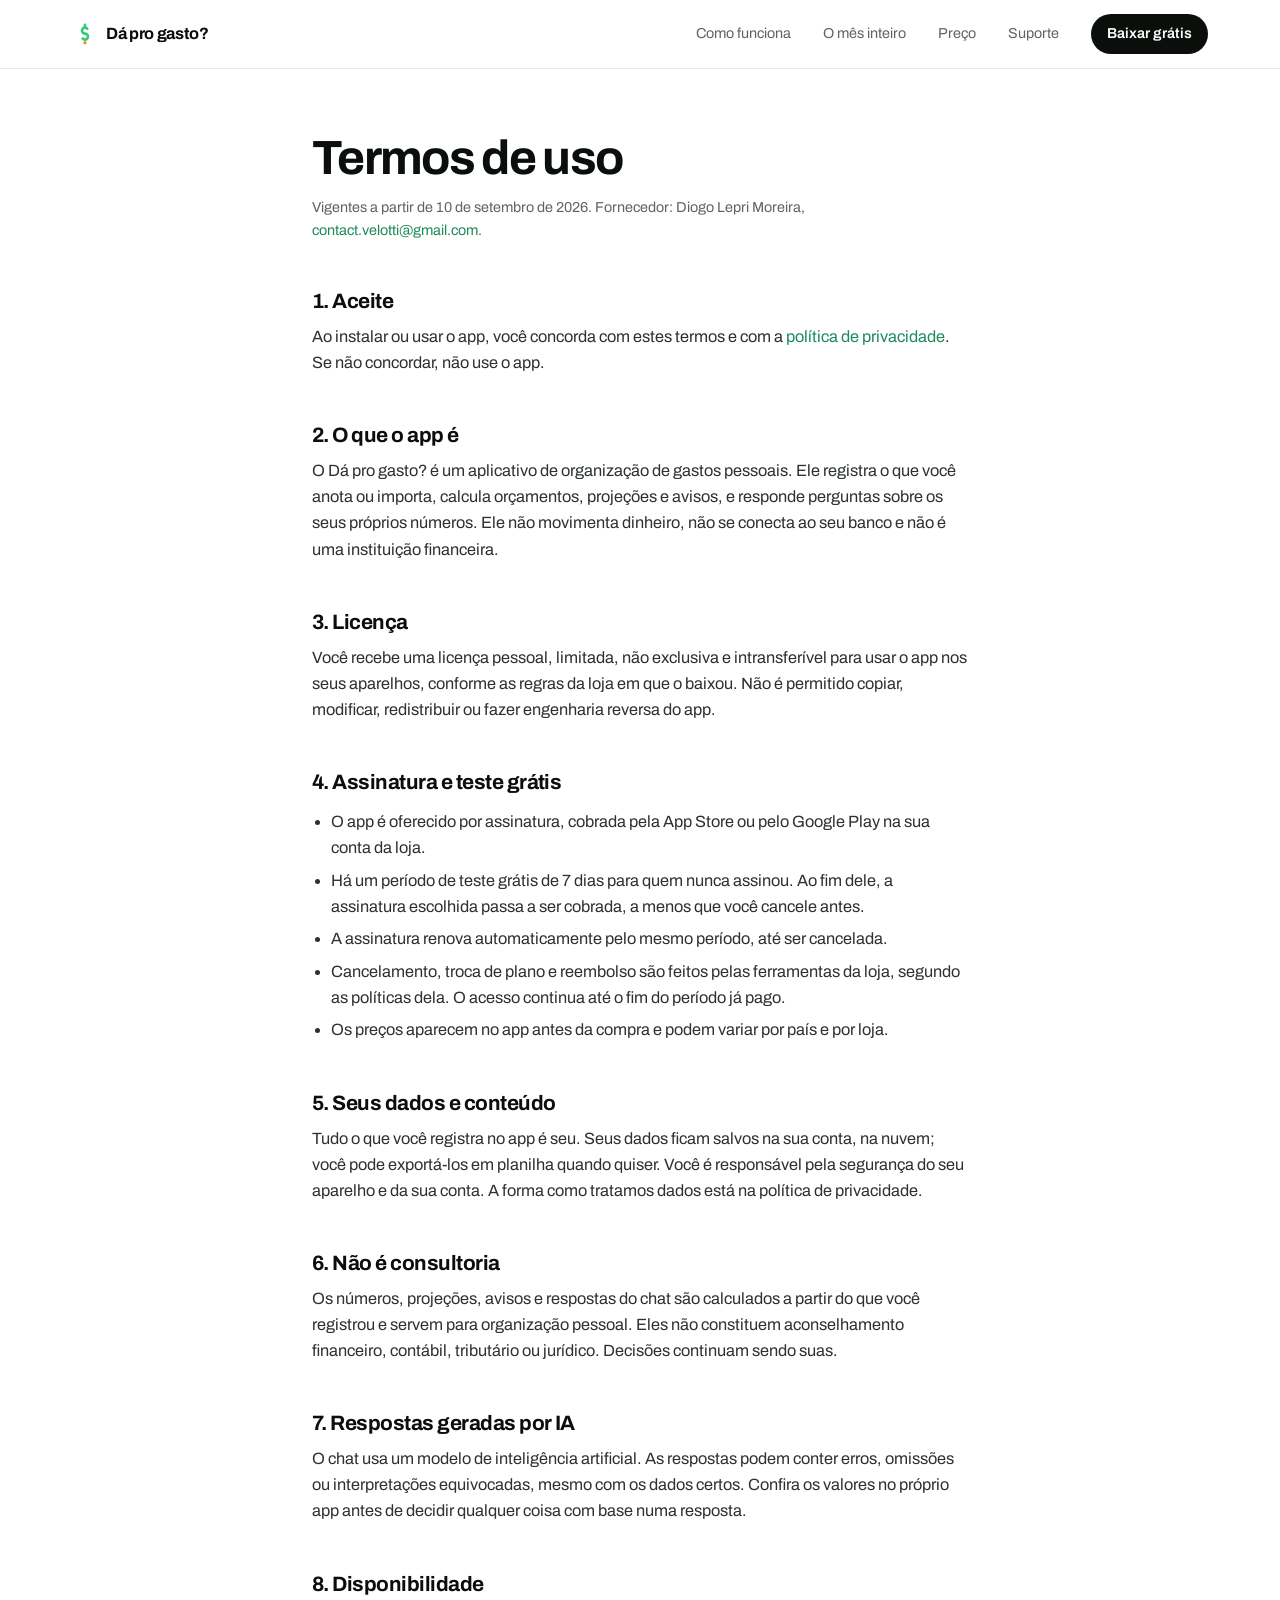
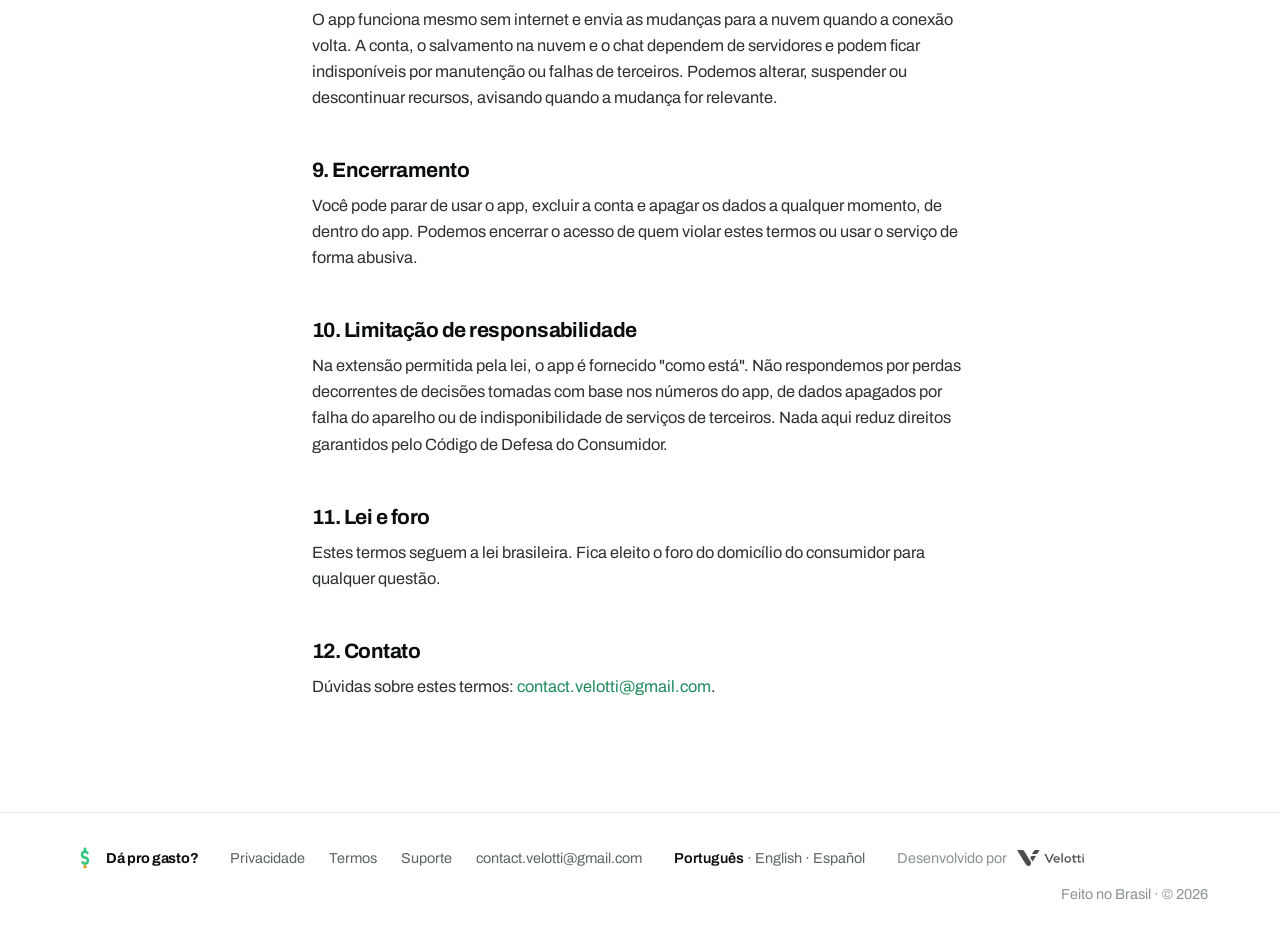
<file: termos/index.html>
<!doctype html>
<html lang="pt-BR">
<head>
  <meta charset="utf-8">
  <meta name="viewport" content="width=device-width, initial-scale=1">
  <title>Termos de uso — Dá pro gasto?</title>
  <meta name="description" content="Regras de uso do Dá pro gasto?: assinatura pelas lojas, teste grátis, cancelamento e o que o app não é.">
  <meta name="theme-color" content="#FFFFFF">
  <link rel="alternate" hreflang="pt-BR" href="./">
  <link rel="alternate" hreflang="en" href="../en/terms/">
  <link rel="alternate" hreflang="es" href="../es/terminos/">
  <link rel="icon" href="../assets/img/favicon.png">
  <link rel="apple-touch-icon" href="../assets/img/apple-touch-icon.png">
  <link rel="preconnect" href="https://fonts.googleapis.com">
  <link rel="preconnect" href="https://fonts.gstatic.com" crossorigin>
  <link rel="stylesheet" href="https://fonts.googleapis.com/css2?family=Archivo:wght@400;500;600;700&family=IBM+Plex+Mono:wght@400;500&display=swap">
  <link rel="stylesheet" href="../assets/css/site.css">
</head>
<body>
  <header class="nav">
    <div class="wrap">
      <a class="brand" href="../"><img src="../assets/img/mark.svg" alt="" aria-hidden="true" width="26" height="26">Dá pro gasto?</a>
      <nav class="nav-links" aria-label="Seções">
        <a href="../#como">Como funciona</a>
        <a href="../#mes">O mês inteiro</a>
        <a href="../#preco">Preço</a>
        <a href="../suporte/">Suporte</a>
      </nav>
      <a class="btn btn-dark btn-sm nav-cta" href="https://apps.apple.com/app/id6811387568">Baixar grátis</a>
      <button class="menu-btn" aria-expanded="false" aria-controls="menu-mobile">Menu</button>
    </div>
    <nav id="menu-mobile" class="nav-mobile" aria-label="Seções (celular)">
      <a href="../#como">Como funciona</a>
      <a href="../#mes">O mês inteiro</a>
      <a href="../#recursos">Recursos</a>
      <a href="../#preco">Preço</a>
      <a href="../#perguntas">Perguntas</a>
      <a href="../suporte/">Suporte</a>
      <a class="btn btn-dark" href="https://apps.apple.com/app/id6811387568">Baixar grátis</a>
    </nav>
  </header>
  <main class="doc">
    <div class="wrap">
      <h1>Termos de uso</h1>
      <p class="meta">Vigentes a partir de 10 de setembro de 2026. Fornecedor: Diogo Lepri Moreira, <a href="mailto:contact.velotti@gmail.com">contact.velotti@gmail.com</a>.</p>

      <h2>1. Aceite</h2>
      <p>Ao instalar ou usar o app, você concorda com estes termos e com a <a href="../privacidade/">política de privacidade</a>. Se não concordar, não use o app.</p>

      <h2>2. O que o app é</h2>
      <p>O Dá pro gasto? é um aplicativo de organização de gastos pessoais. Ele registra o que você anota ou importa, calcula orçamentos, projeções e avisos, e responde perguntas sobre os seus próprios números. Ele não movimenta dinheiro, não se conecta ao seu banco e não é uma instituição financeira.</p>

      <h2>3. Licença</h2>
      <p>Você recebe uma licença pessoal, limitada, não exclusiva e intransferível para usar o app nos seus aparelhos, conforme as regras da loja em que o baixou. Não é permitido copiar, modificar, redistribuir ou fazer engenharia reversa do app.</p>

      <h2>4. Assinatura e teste grátis</h2>
      <ul>
        <li>O app é oferecido por assinatura, cobrada pela App Store ou pelo Google Play na sua conta da loja.</li>
        <li>Há um período de teste grátis de 7 dias para quem nunca assinou. Ao fim dele, a assinatura escolhida passa a ser cobrada, a menos que você cancele antes.</li>
        <li>A assinatura renova automaticamente pelo mesmo período, até ser cancelada.</li>
        <li>Cancelamento, troca de plano e reembolso são feitos pelas ferramentas da loja, segundo as políticas dela. O acesso continua até o fim do período já pago.</li>
        <li>Os preços aparecem no app antes da compra e podem variar por país e por loja.</li>
      </ul>

      <h2>5. Seus dados e conteúdo</h2>
      <p>Tudo o que você registra no app é seu. Seus dados ficam salvos na sua conta, na nuvem; você pode exportá-los em planilha quando quiser. Você é responsável pela segurança do seu aparelho e da sua conta. A forma como tratamos dados está na política de privacidade.</p>

      <h2>6. Não é consultoria</h2>
      <p>Os números, projeções, avisos e respostas do chat são calculados a partir do que você registrou e servem para organização pessoal. Eles não constituem aconselhamento financeiro, contábil, tributário ou jurídico. Decisões continuam sendo suas.</p>

      <h2>7. Respostas geradas por IA</h2>
      <p>O chat usa um modelo de inteligência artificial. As respostas podem conter erros, omissões ou interpretações equivocadas, mesmo com os dados certos. Confira os valores no próprio app antes de decidir qualquer coisa com base numa resposta.</p>

      <h2>8. Disponibilidade</h2>
      <p>O app funciona mesmo sem internet e envia as mudanças para a nuvem quando a conexão volta. A conta, o salvamento na nuvem e o chat dependem de servidores e podem ficar indisponíveis por manutenção ou falhas de terceiros. Podemos alterar, suspender ou descontinuar recursos, avisando quando a mudança for relevante.</p>

      <h2>9. Encerramento</h2>
      <p>Você pode parar de usar o app, excluir a conta e apagar os dados a qualquer momento, de dentro do app. Podemos encerrar o acesso de quem violar estes termos ou usar o serviço de forma abusiva.</p>

      <h2>10. Limitação de responsabilidade</h2>
      <p>Na extensão permitida pela lei, o app é fornecido "como está". Não respondemos por perdas decorrentes de decisões tomadas com base nos números do app, de dados apagados por falha do aparelho ou de indisponibilidade de serviços de terceiros. Nada aqui reduz direitos garantidos pelo Código de Defesa do Consumidor.</p>

      <h2>11. Lei e foro</h2>
      <p>Estes termos seguem a lei brasileira. Fica eleito o foro do domicílio do consumidor para qualquer questão.</p>

      <h2>12. Contato</h2>
      <p>Dúvidas sobre estes termos: <a href="mailto:contact.velotti@gmail.com">contact.velotti@gmail.com</a>.</p>
    </div>
  </main>
  <footer>
    <div class="wrap">
      <a class="brand" href="../"><img src="../assets/img/mark.svg" alt="" aria-hidden="true" width="26" height="26">Dá pro gasto?</a>
      <nav class="links" aria-label="Rodapé">
        <a href="../privacidade/">Privacidade</a>
        <a href="../termos/">Termos</a>
        <a href="../suporte/">Suporte</a>
        <a href="mailto:contact.velotti@gmail.com">contact.velotti@gmail.com</a>
      </nav>
      <nav class="idiomas" aria-label="Idioma">
        <a href="./" hreflang="pt-BR" lang="pt-BR" aria-current="page">Português</a> · <a href="../en/terms/" hreflang="en" lang="en">English</a> · <a href="../es/terminos/" hreflang="es" lang="es">Español</a>
      </nav>
      <a class="velotti" href="https://velotti.com.br" target="_blank" rel="noopener">Desenvolvido por <img src="../assets/img/velotti.png" alt="Velotti" width="70" height="20"></a>
      <span class="copy">Feito no Brasil · © <span data-year>2026</span></span>
    </div>
  </footer>
  <script src="../assets/js/site.js"></script>
</body>
</html>
</file>
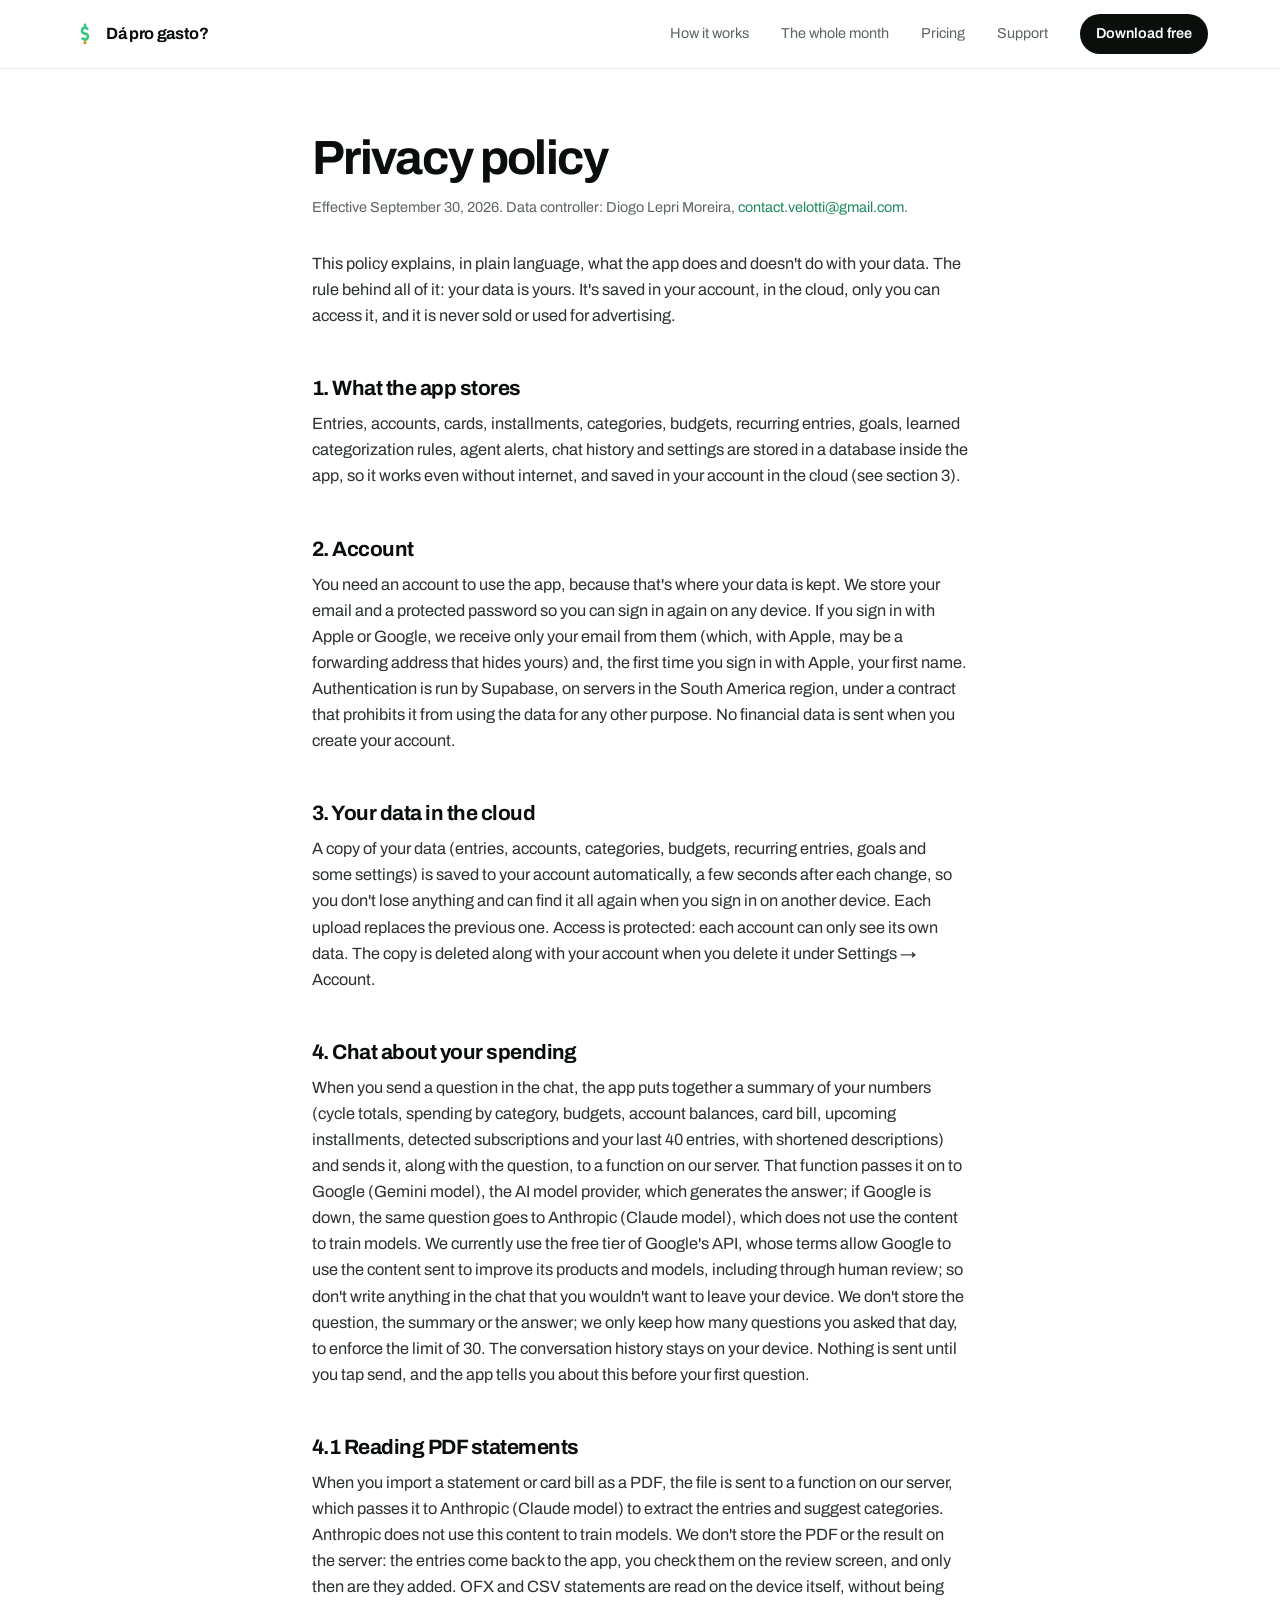
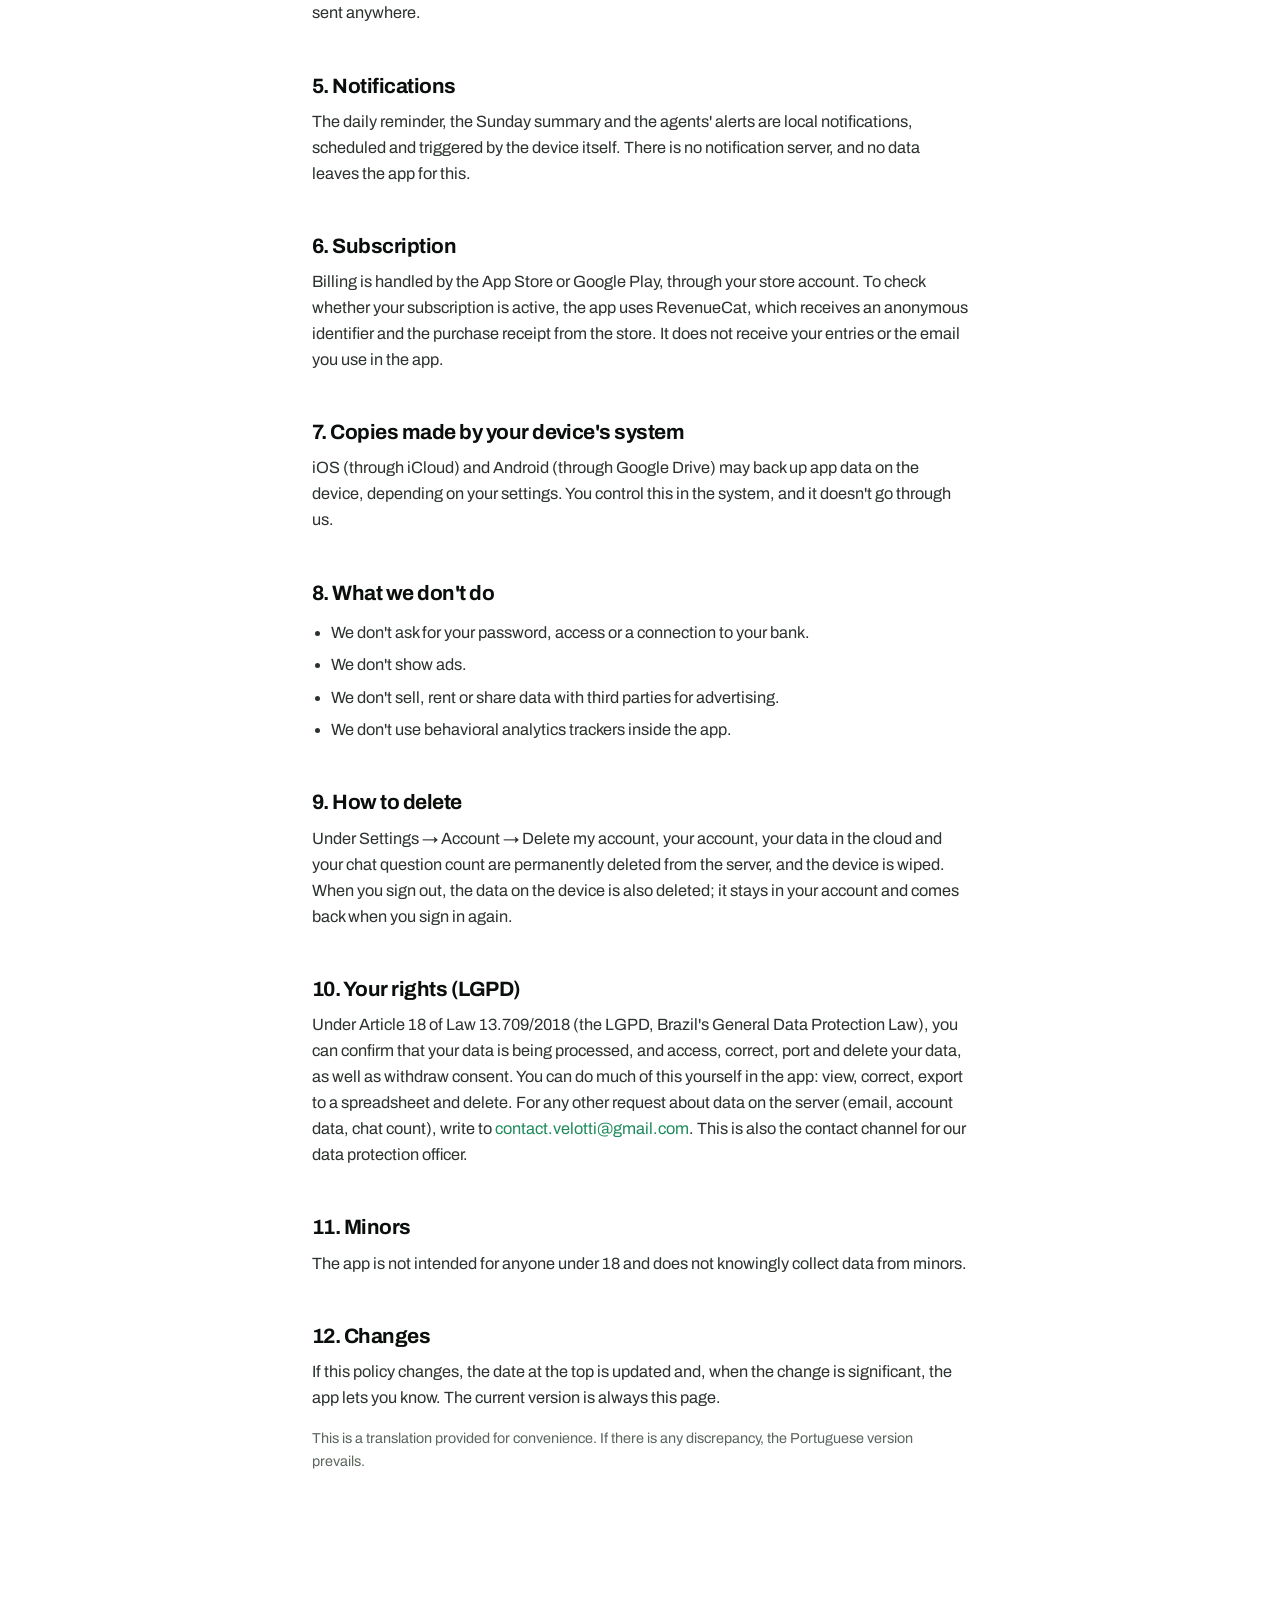
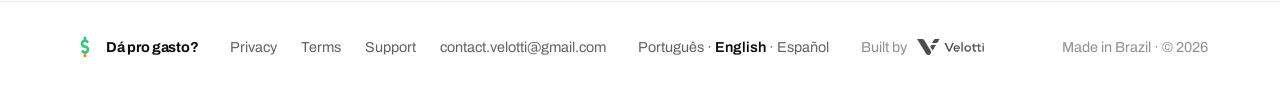
<file: en/privacy/index.html>
<!doctype html>
<html lang="en">
<head>
  <meta charset="utf-8">
  <meta name="viewport" content="width=device-width, initial-scale=1">
  <title>Privacy policy — Dá pro gasto?</title>
  <meta name="description" content="How Dá pro gasto? handles your data: saved in your account, in the cloud, accessible only to you, and what the chat sends.">
  <meta name="theme-color" content="#FFFFFF">
  <link rel="alternate" hreflang="pt-BR" href="../../privacidade/">
  <link rel="alternate" hreflang="en" href="./">
  <link rel="alternate" hreflang="es" href="../../es/privacidad/">
  <link rel="icon" href="../../assets/img/favicon.png">
  <link rel="apple-touch-icon" href="../../assets/img/apple-touch-icon.png">
  <link rel="preconnect" href="https://fonts.googleapis.com">
  <link rel="preconnect" href="https://fonts.gstatic.com" crossorigin>
  <link rel="stylesheet" href="https://fonts.googleapis.com/css2?family=Archivo:wght@400;500;600;700&family=IBM+Plex+Mono:wght@400;500&display=swap">
  <link rel="stylesheet" href="../../assets/css/site.css">
</head>
<body>
  <header class="nav">
    <div class="wrap">
      <a class="brand" href="../"><img src="../../assets/img/mark.svg" alt="" aria-hidden="true" width="26" height="26">Dá pro gasto?</a>
      <nav class="nav-links" aria-label="Sections">
        <a href="../#como">How it works</a>
        <a href="../#mes">The whole month</a>
        <a href="../#preco">Pricing</a>
        <a href="../support/">Support</a>
      </nav>
      <a class="btn btn-dark btn-sm nav-cta" href="https://apps.apple.com/app/id6811387568">Download free</a>
      <button class="menu-btn" aria-expanded="false" aria-controls="menu-mobile">Menu</button>
    </div>
    <nav id="menu-mobile" class="nav-mobile" aria-label="Sections (mobile)">
      <a href="../#como">How it works</a>
      <a href="../#mes">The whole month</a>
      <a href="../#recursos">Features</a>
      <a href="../#preco">Pricing</a>
      <a href="../#perguntas">FAQ</a>
      <a href="../support/">Support</a>
      <a class="btn btn-dark" href="https://apps.apple.com/app/id6811387568">Download free</a>
    </nav>
  </header>
  <main class="doc">
    <div class="wrap">
      <h1>Privacy policy</h1>
      <p class="meta">Effective September 30, 2026. Data controller: Diogo Lepri Moreira, <a href="mailto:contact.velotti@gmail.com">contact.velotti@gmail.com</a>.</p>
      <p>This policy explains, in plain language, what the app does and doesn't do with your data. The rule behind all of it: your data is yours. It's saved in your account, in the cloud, only you can access it, and it is never sold or used for advertising.</p>

      <h2>1. What the app stores</h2>
      <p>Entries, accounts, cards, installments, categories, budgets, recurring entries, goals, learned categorization rules, agent alerts, chat history and settings are stored in a database inside the app, so it works even without internet, and saved in your account in the cloud (see section 3).</p>

      <h2>2. Account</h2>
      <p>You need an account to use the app, because that's where your data is kept. We store your email and a protected password so you can sign in again on any device. If you sign in with Apple or Google, we receive only your email from them (which, with Apple, may be a forwarding address that hides yours) and, the first time you sign in with Apple, your first name. Authentication is run by Supabase, on servers in the South America region, under a contract that prohibits it from using the data for any other purpose. No financial data is sent when you create your account.</p>

      <h2>3. Your data in the cloud</h2>
      <p>A copy of your data (entries, accounts, categories, budgets, recurring entries, goals and some settings) is saved to your account automatically, a few seconds after each change, so you don't lose anything and can find it all again when you sign in on another device. Each upload replaces the previous one. Access is protected: each account can only see its own data. The copy is deleted along with your account when you delete it under Settings → Account.</p>

      <h2>4. Chat about your spending</h2>
      <p>When you send a question in the chat, the app puts together a summary of your numbers (cycle totals, spending by category, budgets, account balances, card bill, upcoming installments, detected subscriptions and your last 40 entries, with shortened descriptions) and sends it, along with the question, to a function on our server. That function passes it on to Google (Gemini model), the AI model provider, which generates the answer; if Google is down, the same question goes to Anthropic (Claude model), which does not use the content to train models. We currently use the free tier of Google's API, whose terms allow Google to use the content sent to improve its products and models, including through human review; so don't write anything in the chat that you wouldn't want to leave your device. We don't store the question, the summary or the answer; we only keep how many questions you asked that day, to enforce the limit of 30. The conversation history stays on your device. Nothing is sent until you tap send, and the app tells you about this before your first question.</p>

      <h2>4.1 Reading PDF statements</h2>
      <p>When you import a statement or card bill as a PDF, the file is sent to a function on our server, which passes it to Anthropic (Claude model) to extract the entries and suggest categories. Anthropic does not use this content to train models. We don't store the PDF or the result on the server: the entries come back to the app, you check them on the review screen, and only then are they added. OFX and CSV statements are read on the device itself, without being sent anywhere.</p>

      <h2>5. Notifications</h2>
      <p>The daily reminder, the Sunday summary and the agents' alerts are local notifications, scheduled and triggered by the device itself. There is no notification server, and no data leaves the app for this.</p>

      <h2>6. Subscription</h2>
      <p>Billing is handled by the App Store or Google Play, through your store account. To check whether your subscription is active, the app uses RevenueCat, which receives an anonymous identifier and the purchase receipt from the store. It does not receive your entries or the email you use in the app.</p>

      <h2>7. Copies made by your device's system</h2>
      <p>iOS (through iCloud) and Android (through Google Drive) may back up app data on the device, depending on your settings. You control this in the system, and it doesn't go through us.</p>

      <h2>8. What we don't do</h2>
      <ul>
        <li>We don't ask for your password, access or a connection to your bank.</li>
        <li>We don't show ads.</li>
        <li>We don't sell, rent or share data with third parties for advertising.</li>
        <li>We don't use behavioral analytics trackers inside the app.</li>
      </ul>

      <h2>9. How to delete</h2>
      <p>Under Settings → Account → Delete my account, your account, your data in the cloud and your chat question count are permanently deleted from the server, and the device is wiped. When you sign out, the data on the device is also deleted; it stays in your account and comes back when you sign in again.</p>

      <h2>10. Your rights (LGPD)</h2>
      <p>Under Article 18 of Law 13.709/2018 (the LGPD, Brazil's General Data Protection Law), you can confirm that your data is being processed, and access, correct, port and delete your data, as well as withdraw consent. You can do much of this yourself in the app: view, correct, export to a spreadsheet and delete. For any other request about data on the server (email, account data, chat count), write to <a href="mailto:contact.velotti@gmail.com">contact.velotti@gmail.com</a>. This is also the contact channel for our data protection officer.</p>

      <h2>11. Minors</h2>
      <p>The app is not intended for anyone under 18 and does not knowingly collect data from minors.</p>

      <h2>12. Changes</h2>
      <p>If this policy changes, the date at the top is updated and, when the change is significant, the app lets you know. The current version is always this page.</p>
      <p class="meta">This is a translation provided for convenience. If there is any discrepancy, the Portuguese version prevails.</p>
    </div>
  </main>
  <footer>
    <div class="wrap">
      <a class="brand" href="../"><img src="../../assets/img/mark.svg" alt="" aria-hidden="true" width="26" height="26">Dá pro gasto?</a>
      <nav class="links" aria-label="Footer">
        <a href="../privacy/">Privacy</a>
        <a href="../terms/">Terms</a>
        <a href="../support/">Support</a>
        <a href="mailto:contact.velotti@gmail.com">contact.velotti@gmail.com</a>
      </nav>
      <nav class="idiomas" aria-label="Language">
        <a href="../../privacidade/" hreflang="pt-BR" lang="pt-BR">Português</a> · <a href="./" hreflang="en" lang="en" aria-current="page">English</a> · <a href="../../es/privacidad/" hreflang="es" lang="es">Español</a>
      </nav>
      <a class="velotti" href="https://velotti.com.br" target="_blank" rel="noopener">Built by <img src="../../assets/img/velotti.png" alt="Velotti" width="70" height="20"></a>
      <span class="copy">Made in Brazil · © <span data-year>2026</span></span>
    </div>
  </footer>
  <script src="../../assets/js/site.js"></script>
</body>
</html>
</file>
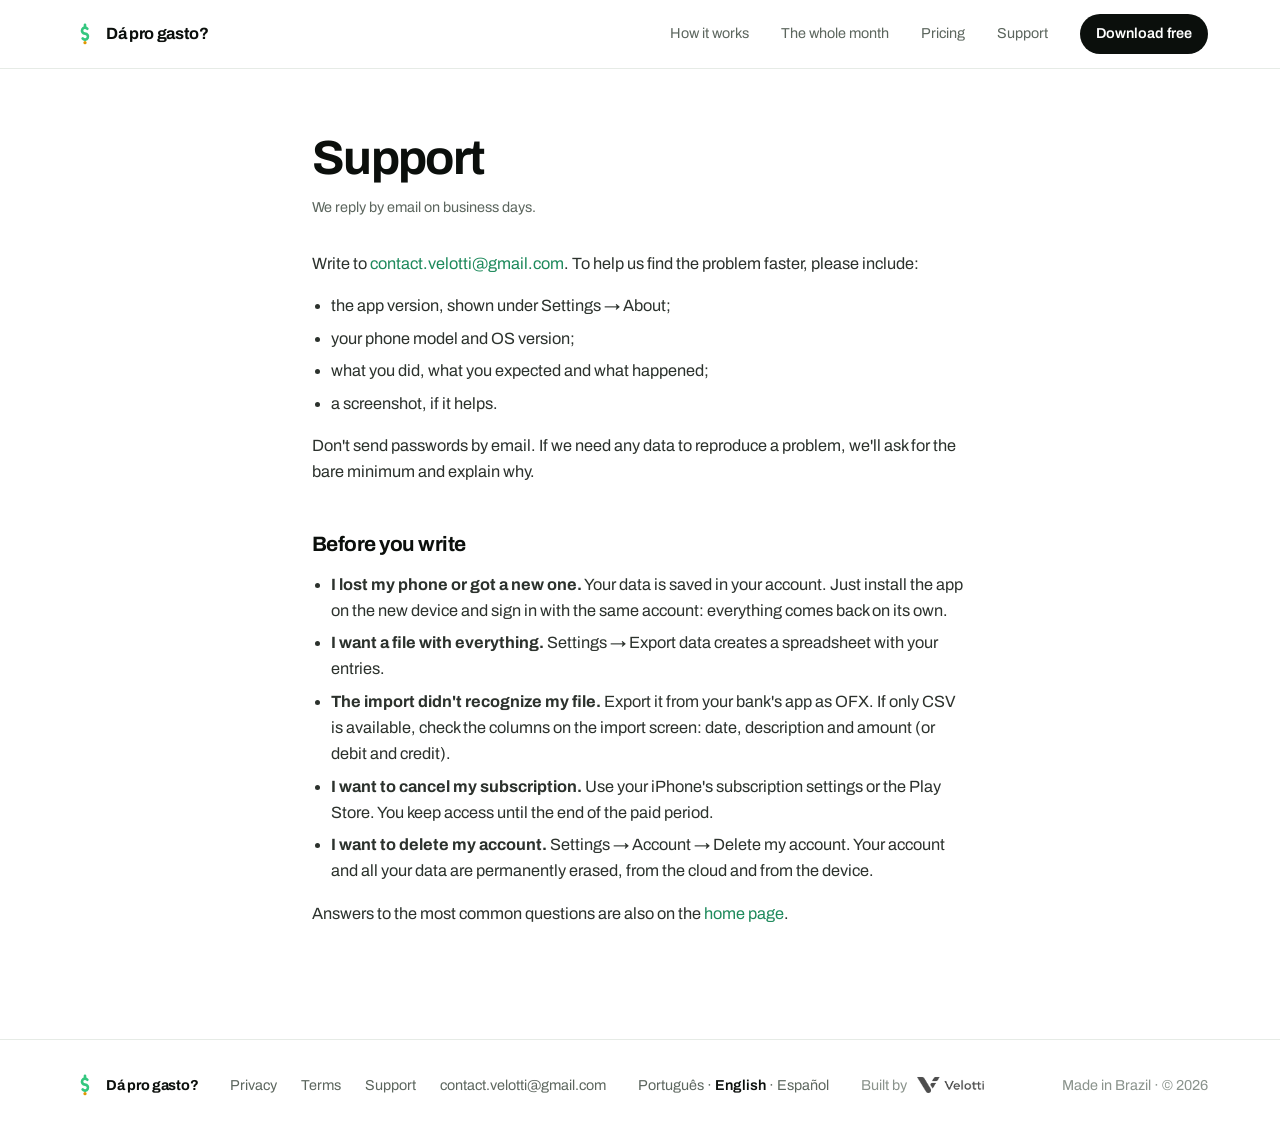
<file: en/support/index.html>
<!doctype html>
<html lang="en">
<head>
  <meta charset="utf-8">
  <meta name="viewport" content="width=device-width, initial-scale=1">
  <title>Support — Dá pro gasto?</title>
  <meta name="description" content="Get in touch about Dá pro gasto?: how to ask for help, what to send and the most common questions.">
  <meta name="theme-color" content="#FFFFFF">
  <link rel="alternate" hreflang="pt-BR" href="../../suporte/">
  <link rel="alternate" hreflang="en" href="./">
  <link rel="alternate" hreflang="es" href="../../es/soporte/">
  <link rel="icon" href="../../assets/img/favicon.png">
  <link rel="apple-touch-icon" href="../../assets/img/apple-touch-icon.png">
  <link rel="preconnect" href="https://fonts.googleapis.com">
  <link rel="preconnect" href="https://fonts.gstatic.com" crossorigin>
  <link rel="stylesheet" href="https://fonts.googleapis.com/css2?family=Archivo:wght@400;500;600;700&family=IBM+Plex+Mono:wght@400;500&display=swap">
  <link rel="stylesheet" href="../../assets/css/site.css">
</head>
<body>
  <header class="nav">
    <div class="wrap">
      <a class="brand" href="../"><img src="../../assets/img/mark.svg" alt="" aria-hidden="true" width="26" height="26">Dá pro gasto?</a>
      <nav class="nav-links" aria-label="Sections">
        <a href="../#como">How it works</a>
        <a href="../#mes">The whole month</a>
        <a href="../#preco">Pricing</a>
        <a href="../support/">Support</a>
      </nav>
      <a class="btn btn-dark btn-sm nav-cta" href="https://apps.apple.com/app/id6811387568">Download free</a>
      <button class="menu-btn" aria-expanded="false" aria-controls="menu-mobile">Menu</button>
    </div>
    <nav id="menu-mobile" class="nav-mobile" aria-label="Sections (mobile)">
      <a href="../#como">How it works</a>
      <a href="../#mes">The whole month</a>
      <a href="../#recursos">Features</a>
      <a href="../#preco">Pricing</a>
      <a href="../#perguntas">FAQ</a>
      <a href="../support/">Support</a>
      <a class="btn btn-dark" href="https://apps.apple.com/app/id6811387568">Download free</a>
    </nav>
  </header>
  <main class="doc">
    <div class="wrap">
      <h1>Support</h1>
      <p class="meta">We reply by email on business days.</p>
      <p>Write to <a href="mailto:contact.velotti@gmail.com">contact.velotti@gmail.com</a>. To help us find the problem faster, please include:</p>
      <ul>
        <li>the app version, shown under Settings → About;</li>
        <li>your phone model and OS version;</li>
        <li>what you did, what you expected and what happened;</li>
        <li>a screenshot, if it helps.</li>
      </ul>
      <p>Don't send passwords by email. If we need any data to reproduce a problem, we'll ask for the bare minimum and explain why.</p>

      <h2>Before you write</h2>
      <ul>
        <li><b>I lost my phone or got a new one.</b> Your data is saved in your account. Just install the app on the new device and sign in with the same account: everything comes back on its own.</li>
        <li><b>I want a file with everything.</b> Settings → Export data creates a spreadsheet with your entries.</li>
        <li><b>The import didn't recognize my file.</b> Export it from your bank's app as OFX. If only CSV is available, check the columns on the import screen: date, description and amount (or debit and credit).</li>
        <li><b>I want to cancel my subscription.</b> Use your iPhone's subscription settings or the Play Store. You keep access until the end of the paid period.</li>
        <li><b>I want to delete my account.</b> Settings → Account → Delete my account. Your account and all your data are permanently erased, from the cloud and from the device.</li>
      </ul>
      <p>Answers to the most common questions are also on the <a href="../#perguntas">home page</a>.</p>
    </div>
  </main>
  <footer>
    <div class="wrap">
      <a class="brand" href="../"><img src="../../assets/img/mark.svg" alt="" aria-hidden="true" width="26" height="26">Dá pro gasto?</a>
      <nav class="links" aria-label="Footer">
        <a href="../privacy/">Privacy</a>
        <a href="../terms/">Terms</a>
        <a href="../support/">Support</a>
        <a href="mailto:contact.velotti@gmail.com">contact.velotti@gmail.com</a>
      </nav>
      <nav class="idiomas" aria-label="Language">
        <a href="../../suporte/" hreflang="pt-BR" lang="pt-BR">Português</a> · <a href="./" hreflang="en" lang="en" aria-current="page">English</a> · <a href="../../es/soporte/" hreflang="es" lang="es">Español</a>
      </nav>
      <a class="velotti" href="https://velotti.com.br" target="_blank" rel="noopener">Built by <img src="../../assets/img/velotti.png" alt="Velotti" width="70" height="20"></a>
      <span class="copy">Made in Brazil · © <span data-year>2026</span></span>
    </div>
  </footer>
  <script src="../../assets/js/site.js"></script>
</body>
</html>
</file>
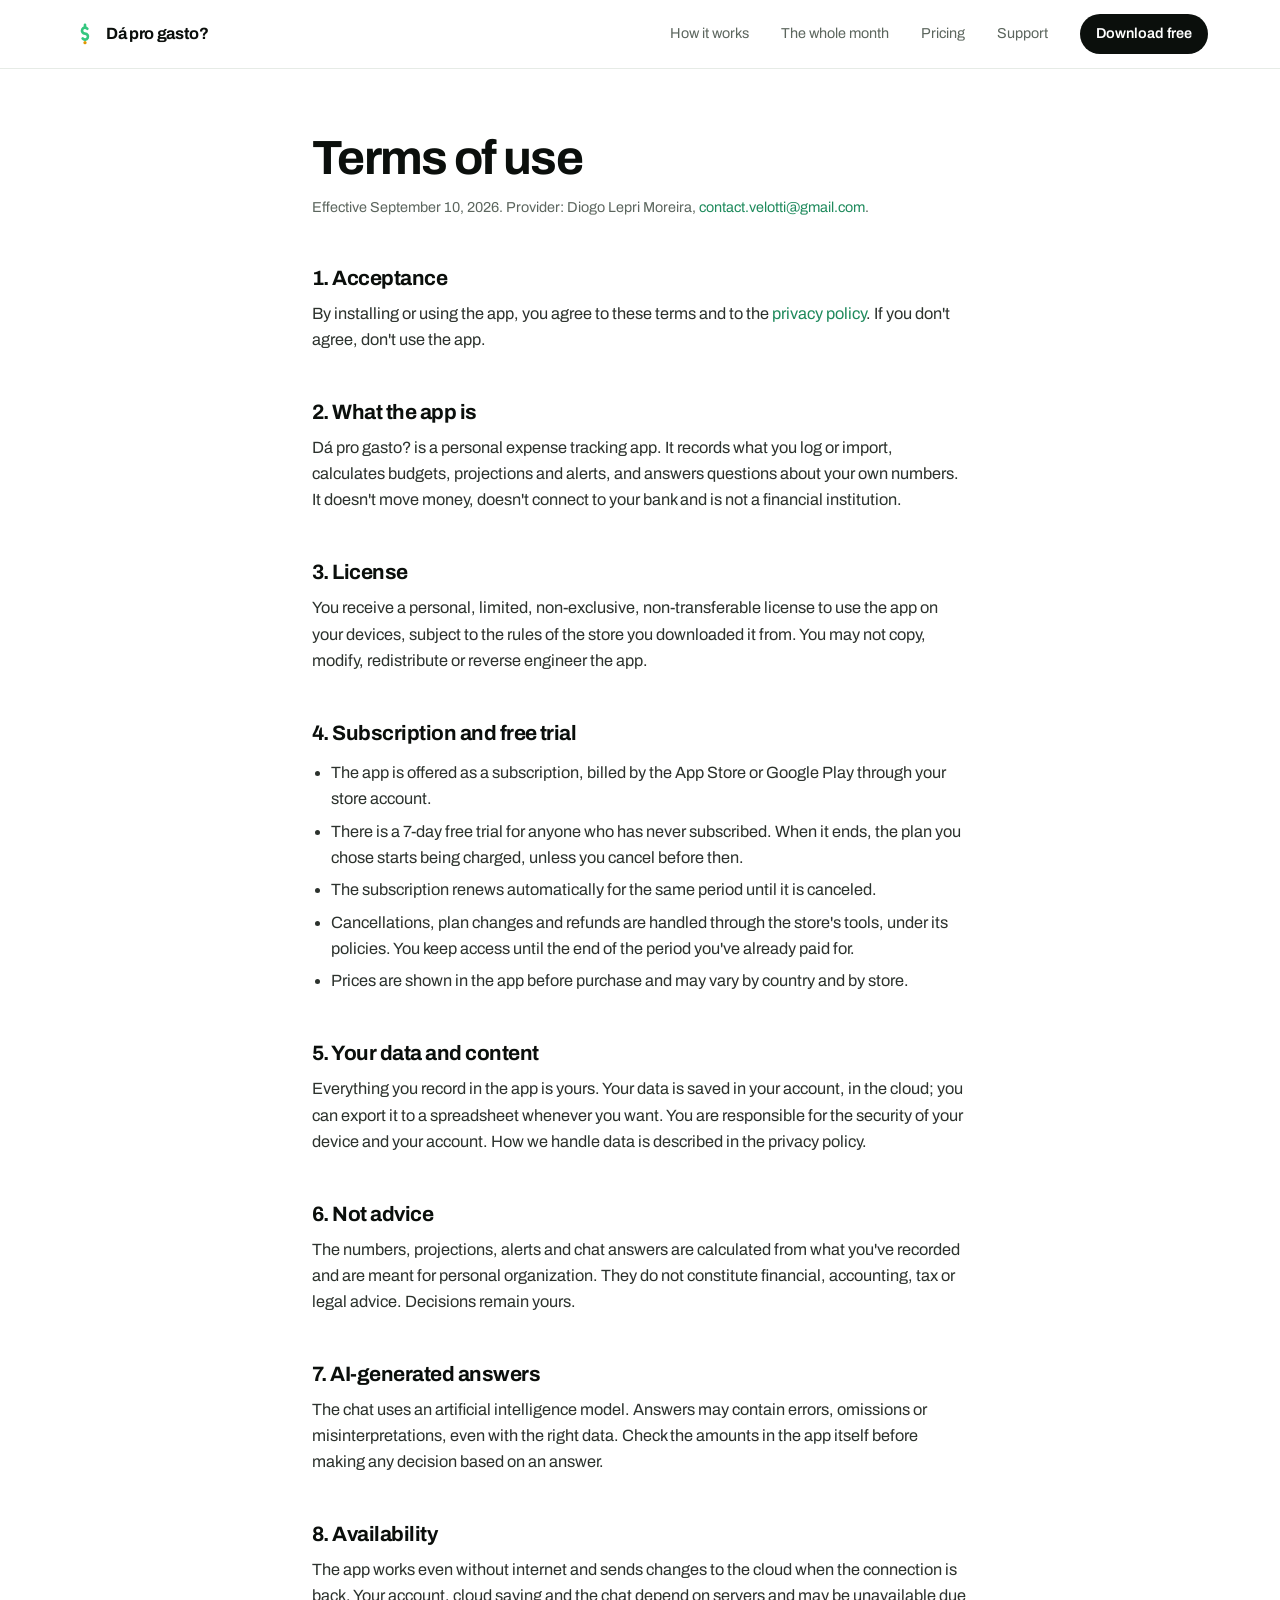
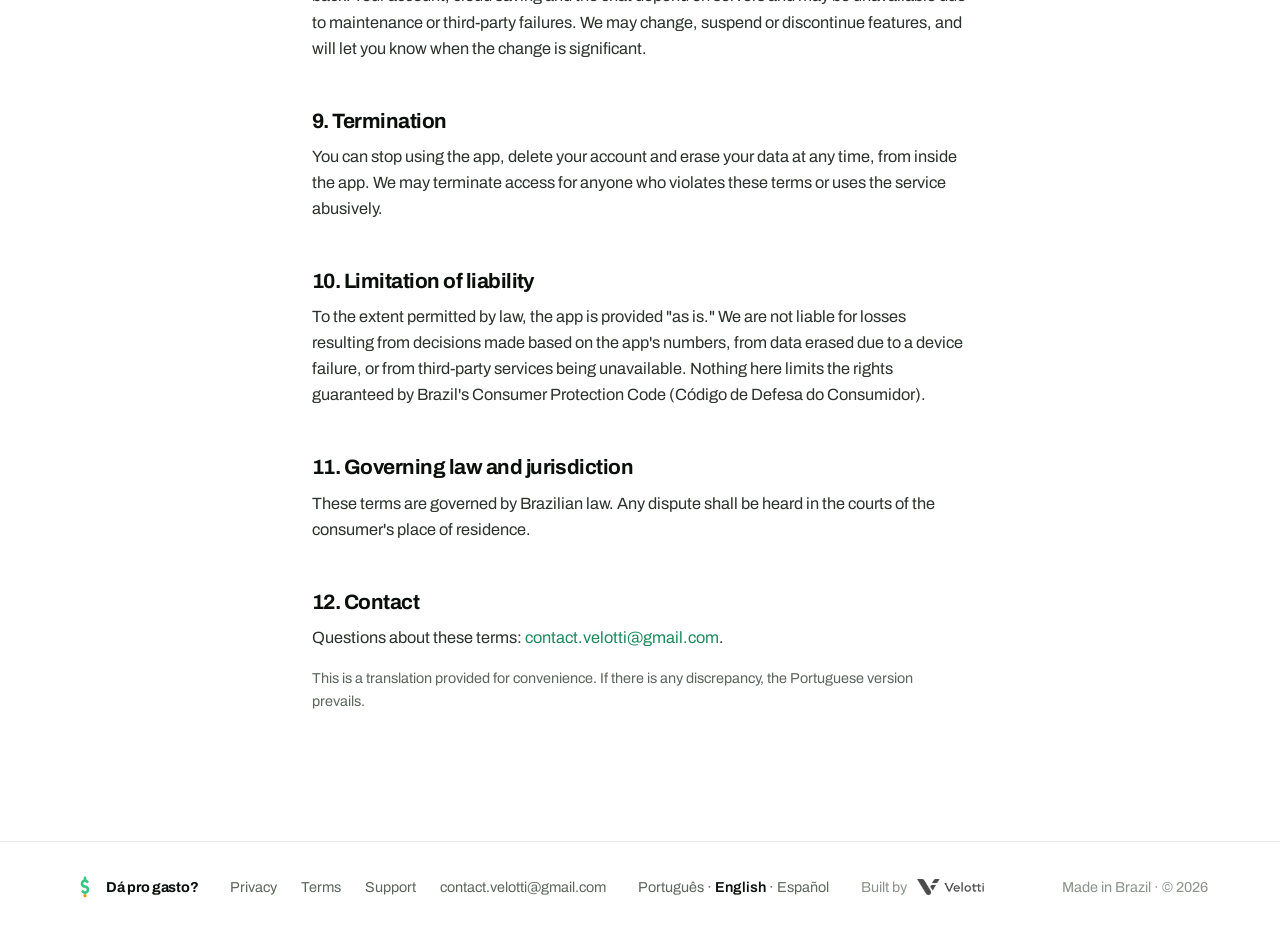
<file: en/terms/index.html>
<!doctype html>
<html lang="en">
<head>
  <meta charset="utf-8">
  <meta name="viewport" content="width=device-width, initial-scale=1">
  <title>Terms of use — Dá pro gasto?</title>
  <meta name="description" content="Rules for using Dá pro gasto?: subscriptions through the app stores, free trial, cancellation and what the app is not.">
  <meta name="theme-color" content="#FFFFFF">
  <link rel="alternate" hreflang="pt-BR" href="../../termos/">
  <link rel="alternate" hreflang="en" href="./">
  <link rel="alternate" hreflang="es" href="../../es/terminos/">
  <link rel="icon" href="../../assets/img/favicon.png">
  <link rel="apple-touch-icon" href="../../assets/img/apple-touch-icon.png">
  <link rel="preconnect" href="https://fonts.googleapis.com">
  <link rel="preconnect" href="https://fonts.gstatic.com" crossorigin>
  <link rel="stylesheet" href="https://fonts.googleapis.com/css2?family=Archivo:wght@400;500;600;700&family=IBM+Plex+Mono:wght@400;500&display=swap">
  <link rel="stylesheet" href="../../assets/css/site.css">
</head>
<body>
  <header class="nav">
    <div class="wrap">
      <a class="brand" href="../"><img src="../../assets/img/mark.svg" alt="" aria-hidden="true" width="26" height="26">Dá pro gasto?</a>
      <nav class="nav-links" aria-label="Sections">
        <a href="../#como">How it works</a>
        <a href="../#mes">The whole month</a>
        <a href="../#preco">Pricing</a>
        <a href="../support/">Support</a>
      </nav>
      <a class="btn btn-dark btn-sm nav-cta" href="https://apps.apple.com/app/id6811387568">Download free</a>
      <button class="menu-btn" aria-expanded="false" aria-controls="menu-mobile">Menu</button>
    </div>
    <nav id="menu-mobile" class="nav-mobile" aria-label="Sections (mobile)">
      <a href="../#como">How it works</a>
      <a href="../#mes">The whole month</a>
      <a href="../#recursos">Features</a>
      <a href="../#preco">Pricing</a>
      <a href="../#perguntas">FAQ</a>
      <a href="../support/">Support</a>
      <a class="btn btn-dark" href="https://apps.apple.com/app/id6811387568">Download free</a>
    </nav>
  </header>
  <main class="doc">
    <div class="wrap">
      <h1>Terms of use</h1>
      <p class="meta">Effective September 10, 2026. Provider: Diogo Lepri Moreira, <a href="mailto:contact.velotti@gmail.com">contact.velotti@gmail.com</a>.</p>

      <h2>1. Acceptance</h2>
      <p>By installing or using the app, you agree to these terms and to the <a href="../privacy/">privacy policy</a>. If you don't agree, don't use the app.</p>

      <h2>2. What the app is</h2>
      <p>Dá pro gasto? is a personal expense tracking app. It records what you log or import, calculates budgets, projections and alerts, and answers questions about your own numbers. It doesn't move money, doesn't connect to your bank and is not a financial institution.</p>

      <h2>3. License</h2>
      <p>You receive a personal, limited, non-exclusive, non-transferable license to use the app on your devices, subject to the rules of the store you downloaded it from. You may not copy, modify, redistribute or reverse engineer the app.</p>

      <h2>4. Subscription and free trial</h2>
      <ul>
        <li>The app is offered as a subscription, billed by the App Store or Google Play through your store account.</li>
        <li>There is a 7-day free trial for anyone who has never subscribed. When it ends, the plan you chose starts being charged, unless you cancel before then.</li>
        <li>The subscription renews automatically for the same period until it is canceled.</li>
        <li>Cancellations, plan changes and refunds are handled through the store's tools, under its policies. You keep access until the end of the period you've already paid for.</li>
        <li>Prices are shown in the app before purchase and may vary by country and by store.</li>
      </ul>

      <h2>5. Your data and content</h2>
      <p>Everything you record in the app is yours. Your data is saved in your account, in the cloud; you can export it to a spreadsheet whenever you want. You are responsible for the security of your device and your account. How we handle data is described in the privacy policy.</p>

      <h2>6. Not advice</h2>
      <p>The numbers, projections, alerts and chat answers are calculated from what you've recorded and are meant for personal organization. They do not constitute financial, accounting, tax or legal advice. Decisions remain yours.</p>

      <h2>7. AI-generated answers</h2>
      <p>The chat uses an artificial intelligence model. Answers may contain errors, omissions or misinterpretations, even with the right data. Check the amounts in the app itself before making any decision based on an answer.</p>

      <h2>8. Availability</h2>
      <p>The app works even without internet and sends changes to the cloud when the connection is back. Your account, cloud saving and the chat depend on servers and may be unavailable due to maintenance or third-party failures. We may change, suspend or discontinue features, and will let you know when the change is significant.</p>

      <h2>9. Termination</h2>
      <p>You can stop using the app, delete your account and erase your data at any time, from inside the app. We may terminate access for anyone who violates these terms or uses the service abusively.</p>

      <h2>10. Limitation of liability</h2>
      <p>To the extent permitted by law, the app is provided "as is." We are not liable for losses resulting from decisions made based on the app's numbers, from data erased due to a device failure, or from third-party services being unavailable. Nothing here limits the rights guaranteed by Brazil's Consumer Protection Code (Código de Defesa do Consumidor).</p>

      <h2>11. Governing law and jurisdiction</h2>
      <p>These terms are governed by Brazilian law. Any dispute shall be heard in the courts of the consumer's place of residence.</p>

      <h2>12. Contact</h2>
      <p>Questions about these terms: <a href="mailto:contact.velotti@gmail.com">contact.velotti@gmail.com</a>.</p>
      <p class="meta">This is a translation provided for convenience. If there is any discrepancy, the Portuguese version prevails.</p>
    </div>
  </main>
  <footer>
    <div class="wrap">
      <a class="brand" href="../"><img src="../../assets/img/mark.svg" alt="" aria-hidden="true" width="26" height="26">Dá pro gasto?</a>
      <nav class="links" aria-label="Footer">
        <a href="../privacy/">Privacy</a>
        <a href="../terms/">Terms</a>
        <a href="../support/">Support</a>
        <a href="mailto:contact.velotti@gmail.com">contact.velotti@gmail.com</a>
      </nav>
      <nav class="idiomas" aria-label="Language">
        <a href="../../termos/" hreflang="pt-BR" lang="pt-BR">Português</a> · <a href="./" hreflang="en" lang="en" aria-current="page">English</a> · <a href="../../es/terminos/" hreflang="es" lang="es">Español</a>
      </nav>
      <a class="velotti" href="https://velotti.com.br" target="_blank" rel="noopener">Built by <img src="../../assets/img/velotti.png" alt="Velotti" width="70" height="20"></a>
      <span class="copy">Made in Brazil · © <span data-year>2026</span></span>
    </div>
  </footer>
  <script src="../../assets/js/site.js"></script>
</body>
</html>
</file>
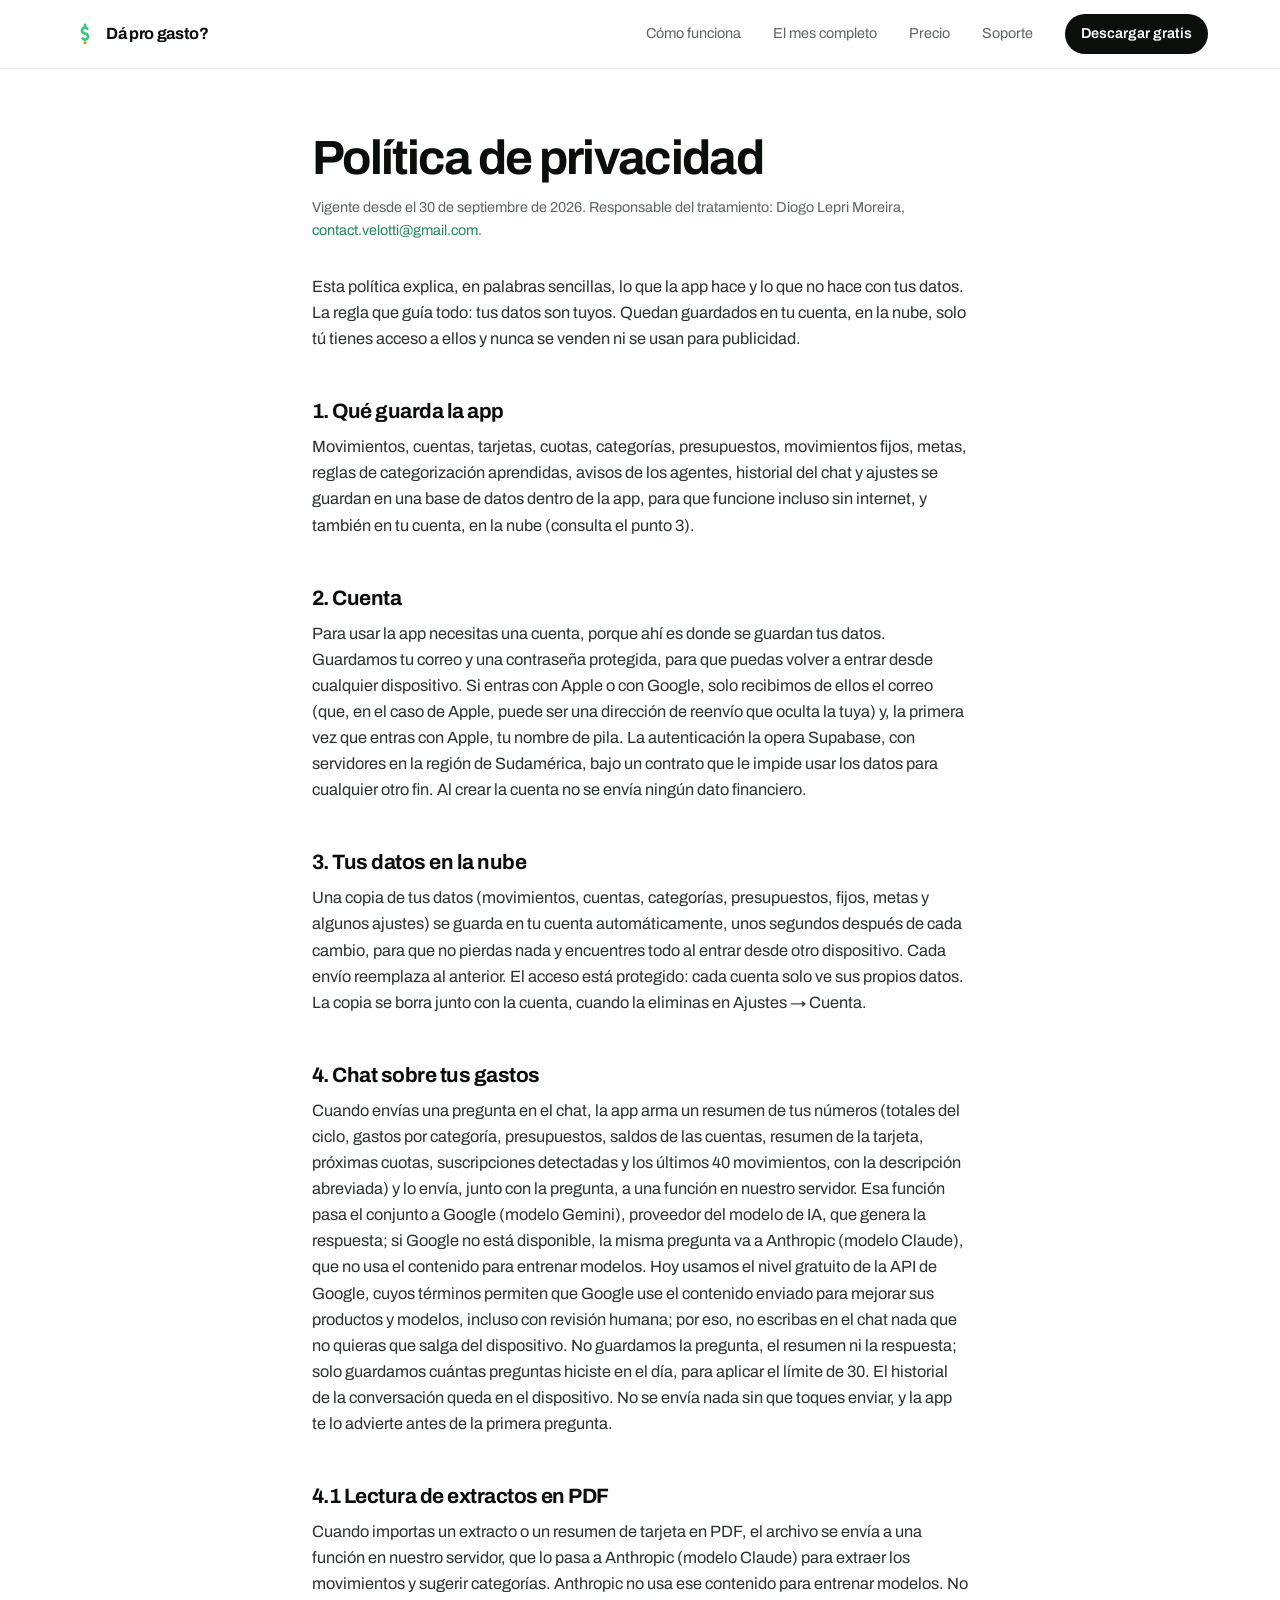
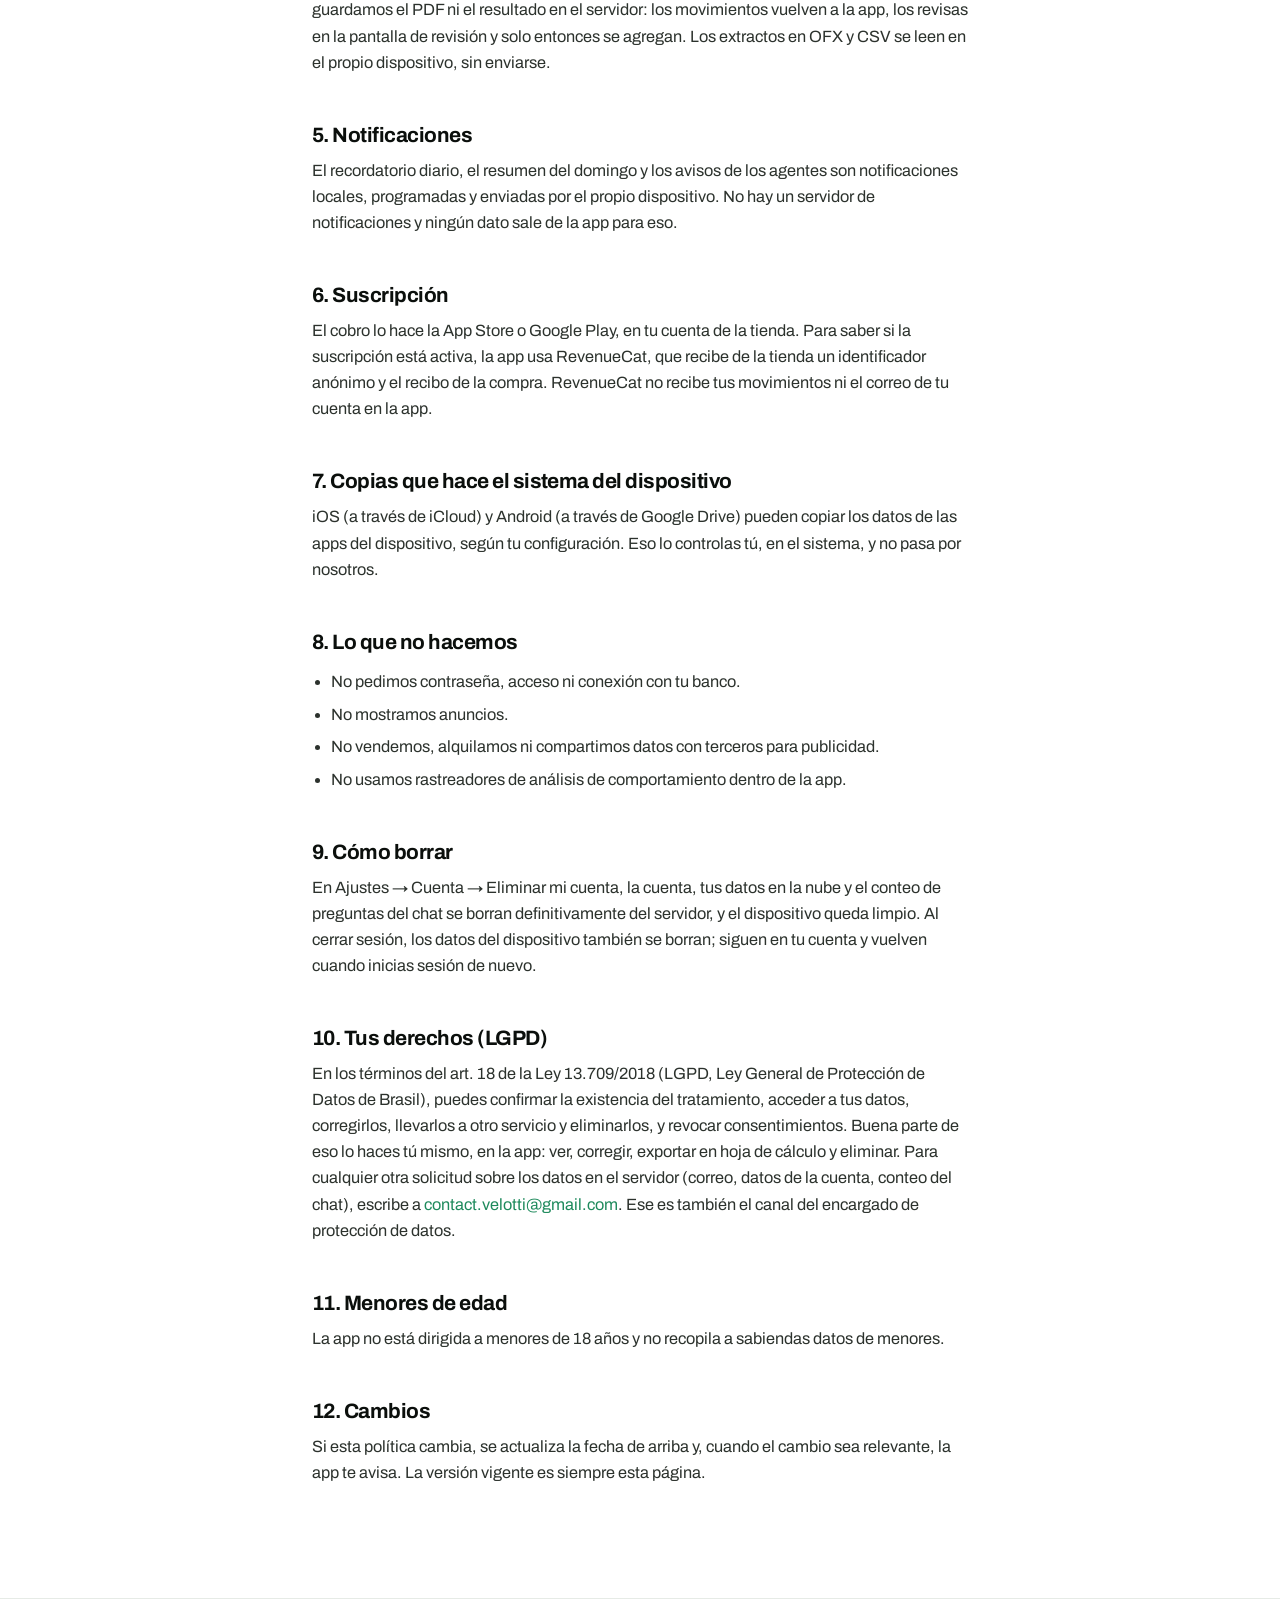
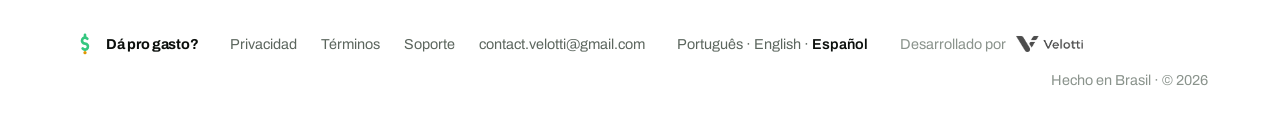
<file: es/privacidad/index.html>
<!doctype html>
<html lang="es">
<head>
  <meta charset="utf-8">
  <meta name="viewport" content="width=device-width, initial-scale=1">
  <title>Política de privacidad — Dá pro gasto?</title>
  <meta name="description" content="Cómo Dá pro gasto? trata tus datos: guardados en tu cuenta, en la nube, solo tú tienes acceso, y qué envía el chat.">
  <meta name="theme-color" content="#FFFFFF">
  <link rel="alternate" hreflang="pt-BR" href="../../privacidade/">
  <link rel="alternate" hreflang="en" href="../../en/privacy/">
  <link rel="alternate" hreflang="es" href="./">
  <link rel="icon" href="../../assets/img/favicon.png">
  <link rel="apple-touch-icon" href="../../assets/img/apple-touch-icon.png">
  <link rel="preconnect" href="https://fonts.googleapis.com">
  <link rel="preconnect" href="https://fonts.gstatic.com" crossorigin>
  <link rel="stylesheet" href="https://fonts.googleapis.com/css2?family=Archivo:wght@400;500;600;700&family=IBM+Plex+Mono:wght@400;500&display=swap">
  <link rel="stylesheet" href="../../assets/css/site.css">
</head>
<body>
  <header class="nav">
    <div class="wrap">
      <a class="brand" href="../"><img src="../../assets/img/mark.svg" alt="" aria-hidden="true" width="26" height="26">Dá pro gasto?</a>
      <nav class="nav-links" aria-label="Secciones">
        <a href="../#como">Cómo funciona</a>
        <a href="../#mes">El mes completo</a>
        <a href="../#preco">Precio</a>
        <a href="../soporte/">Soporte</a>
      </nav>
      <a class="btn btn-dark btn-sm nav-cta" href="https://apps.apple.com/app/id6811387568">Descargar gratis</a>
      <button class="menu-btn" aria-expanded="false" aria-controls="menu-mobile">Menú</button>
    </div>
    <nav id="menu-mobile" class="nav-mobile" aria-label="Secciones (celular)">
      <a href="../#como">Cómo funciona</a>
      <a href="../#mes">El mes completo</a>
      <a href="../#recursos">Funciones</a>
      <a href="../#preco">Precio</a>
      <a href="../#perguntas">Preguntas</a>
      <a href="../soporte/">Soporte</a>
      <a class="btn btn-dark" href="https://apps.apple.com/app/id6811387568">Descargar gratis</a>
    </nav>
  </header>
  <main class="doc">
    <div class="wrap">
      <h1>Política de privacidad</h1>
      <p class="meta">Vigente desde el 30 de septiembre de 2026. Responsable del tratamiento: Diogo Lepri Moreira, <a href="mailto:contact.velotti@gmail.com">contact.velotti@gmail.com</a>.</p>
      <p>Esta política explica, en palabras sencillas, lo que la app hace y lo que no hace con tus datos. La regla que guía todo: tus datos son tuyos. Quedan guardados en tu cuenta, en la nube, solo tú tienes acceso a ellos y nunca se venden ni se usan para publicidad.</p>

      <h2>1. Qué guarda la app</h2>
      <p>Movimientos, cuentas, tarjetas, cuotas, categorías, presupuestos, movimientos fijos, metas, reglas de categorización aprendidas, avisos de los agentes, historial del chat y ajustes se guardan en una base de datos dentro de la app, para que funcione incluso sin internet, y también en tu cuenta, en la nube (consulta el punto 3).</p>

      <h2>2. Cuenta</h2>
      <p>Para usar la app necesitas una cuenta, porque ahí es donde se guardan tus datos. Guardamos tu correo y una contraseña protegida, para que puedas volver a entrar desde cualquier dispositivo. Si entras con Apple o con Google, solo recibimos de ellos el correo (que, en el caso de Apple, puede ser una dirección de reenvío que oculta la tuya) y, la primera vez que entras con Apple, tu nombre de pila. La autenticación la opera Supabase, con servidores en la región de Sudamérica, bajo un contrato que le impide usar los datos para cualquier otro fin. Al crear la cuenta no se envía ningún dato financiero.</p>

      <h2>3. Tus datos en la nube</h2>
      <p>Una copia de tus datos (movimientos, cuentas, categorías, presupuestos, fijos, metas y algunos ajustes) se guarda en tu cuenta automáticamente, unos segundos después de cada cambio, para que no pierdas nada y encuentres todo al entrar desde otro dispositivo. Cada envío reemplaza al anterior. El acceso está protegido: cada cuenta solo ve sus propios datos. La copia se borra junto con la cuenta, cuando la eliminas en Ajustes → Cuenta.</p>

      <h2>4. Chat sobre tus gastos</h2>
      <p>Cuando envías una pregunta en el chat, la app arma un resumen de tus números (totales del ciclo, gastos por categoría, presupuestos, saldos de las cuentas, resumen de la tarjeta, próximas cuotas, suscripciones detectadas y los últimos 40 movimientos, con la descripción abreviada) y lo envía, junto con la pregunta, a una función en nuestro servidor. Esa función pasa el conjunto a Google (modelo Gemini), proveedor del modelo de IA, que genera la respuesta; si Google no está disponible, la misma pregunta va a Anthropic (modelo Claude), que no usa el contenido para entrenar modelos. Hoy usamos el nivel gratuito de la API de Google, cuyos términos permiten que Google use el contenido enviado para mejorar sus productos y modelos, incluso con revisión humana; por eso, no escribas en el chat nada que no quieras que salga del dispositivo. No guardamos la pregunta, el resumen ni la respuesta; solo guardamos cuántas preguntas hiciste en el día, para aplicar el límite de 30. El historial de la conversación queda en el dispositivo. No se envía nada sin que toques enviar, y la app te lo advierte antes de la primera pregunta.</p>

      <h2>4.1 Lectura de extractos en PDF</h2>
      <p>Cuando importas un extracto o un resumen de tarjeta en PDF, el archivo se envía a una función en nuestro servidor, que lo pasa a Anthropic (modelo Claude) para extraer los movimientos y sugerir categorías. Anthropic no usa ese contenido para entrenar modelos. No guardamos el PDF ni el resultado en el servidor: los movimientos vuelven a la app, los revisas en la pantalla de revisión y solo entonces se agregan. Los extractos en OFX y CSV se leen en el propio dispositivo, sin enviarse.</p>

      <h2>5. Notificaciones</h2>
      <p>El recordatorio diario, el resumen del domingo y los avisos de los agentes son notificaciones locales, programadas y enviadas por el propio dispositivo. No hay un servidor de notificaciones y ningún dato sale de la app para eso.</p>

      <h2>6. Suscripción</h2>
      <p>El cobro lo hace la App Store o Google Play, en tu cuenta de la tienda. Para saber si la suscripción está activa, la app usa RevenueCat, que recibe de la tienda un identificador anónimo y el recibo de la compra. RevenueCat no recibe tus movimientos ni el correo de tu cuenta en la app.</p>

      <h2>7. Copias que hace el sistema del dispositivo</h2>
      <p>iOS (a través de iCloud) y Android (a través de Google Drive) pueden copiar los datos de las apps del dispositivo, según tu configuración. Eso lo controlas tú, en el sistema, y no pasa por nosotros.</p>

      <h2>8. Lo que no hacemos</h2>
      <ul>
        <li>No pedimos contraseña, acceso ni conexión con tu banco.</li>
        <li>No mostramos anuncios.</li>
        <li>No vendemos, alquilamos ni compartimos datos con terceros para publicidad.</li>
        <li>No usamos rastreadores de análisis de comportamiento dentro de la app.</li>
      </ul>

      <h2>9. Cómo borrar</h2>
      <p>En Ajustes → Cuenta → Eliminar mi cuenta, la cuenta, tus datos en la nube y el conteo de preguntas del chat se borran definitivamente del servidor, y el dispositivo queda limpio. Al cerrar sesión, los datos del dispositivo también se borran; siguen en tu cuenta y vuelven cuando inicias sesión de nuevo.</p>

      <h2>10. Tus derechos (LGPD)</h2>
      <p>En los términos del art. 18 de la Ley 13.709/2018 (LGPD, Ley General de Protección de Datos de Brasil), puedes confirmar la existencia del tratamiento, acceder a tus datos, corregirlos, llevarlos a otro servicio y eliminarlos, y revocar consentimientos. Buena parte de eso lo haces tú mismo, en la app: ver, corregir, exportar en hoja de cálculo y eliminar. Para cualquier otra solicitud sobre los datos en el servidor (correo, datos de la cuenta, conteo del chat), escribe a <a href="mailto:contact.velotti@gmail.com">contact.velotti@gmail.com</a>. Ese es también el canal del encargado de protección de datos.</p>

      <h2>11. Menores de edad</h2>
      <p>La app no está dirigida a menores de 18 años y no recopila a sabiendas datos de menores.</p>

      <h2>12. Cambios</h2>
      <p>Si esta política cambia, se actualiza la fecha de arriba y, cuando el cambio sea relevante, la app te avisa. La versión vigente es siempre esta página.</p>
    </div>
  </main>
  <footer>
    <div class="wrap">
      <a class="brand" href="../"><img src="../../assets/img/mark.svg" alt="" aria-hidden="true" width="26" height="26">Dá pro gasto?</a>
      <nav class="links" aria-label="Pie de página">
        <a href="../privacidad/">Privacidad</a>
        <a href="../terminos/">Términos</a>
        <a href="../soporte/">Soporte</a>
        <a href="mailto:contact.velotti@gmail.com">contact.velotti@gmail.com</a>
      </nav>
      <nav class="idiomas" aria-label="Idioma">
        <a href="../../privacidade/" hreflang="pt-BR" lang="pt-BR">Português</a> · <a href="../../en/privacy/" hreflang="en" lang="en">English</a> · <a href="./" hreflang="es" lang="es" aria-current="page">Español</a>
      </nav>
      <a class="velotti" href="https://velotti.com.br" target="_blank" rel="noopener">Desarrollado por <img src="../../assets/img/velotti.png" alt="Velotti" width="70" height="20"></a>
      <span class="copy">Hecho en Brasil · © <span data-year>2026</span></span>
    </div>
  </footer>
  <script src="../../assets/js/site.js"></script>
</body>
</html>
</file>
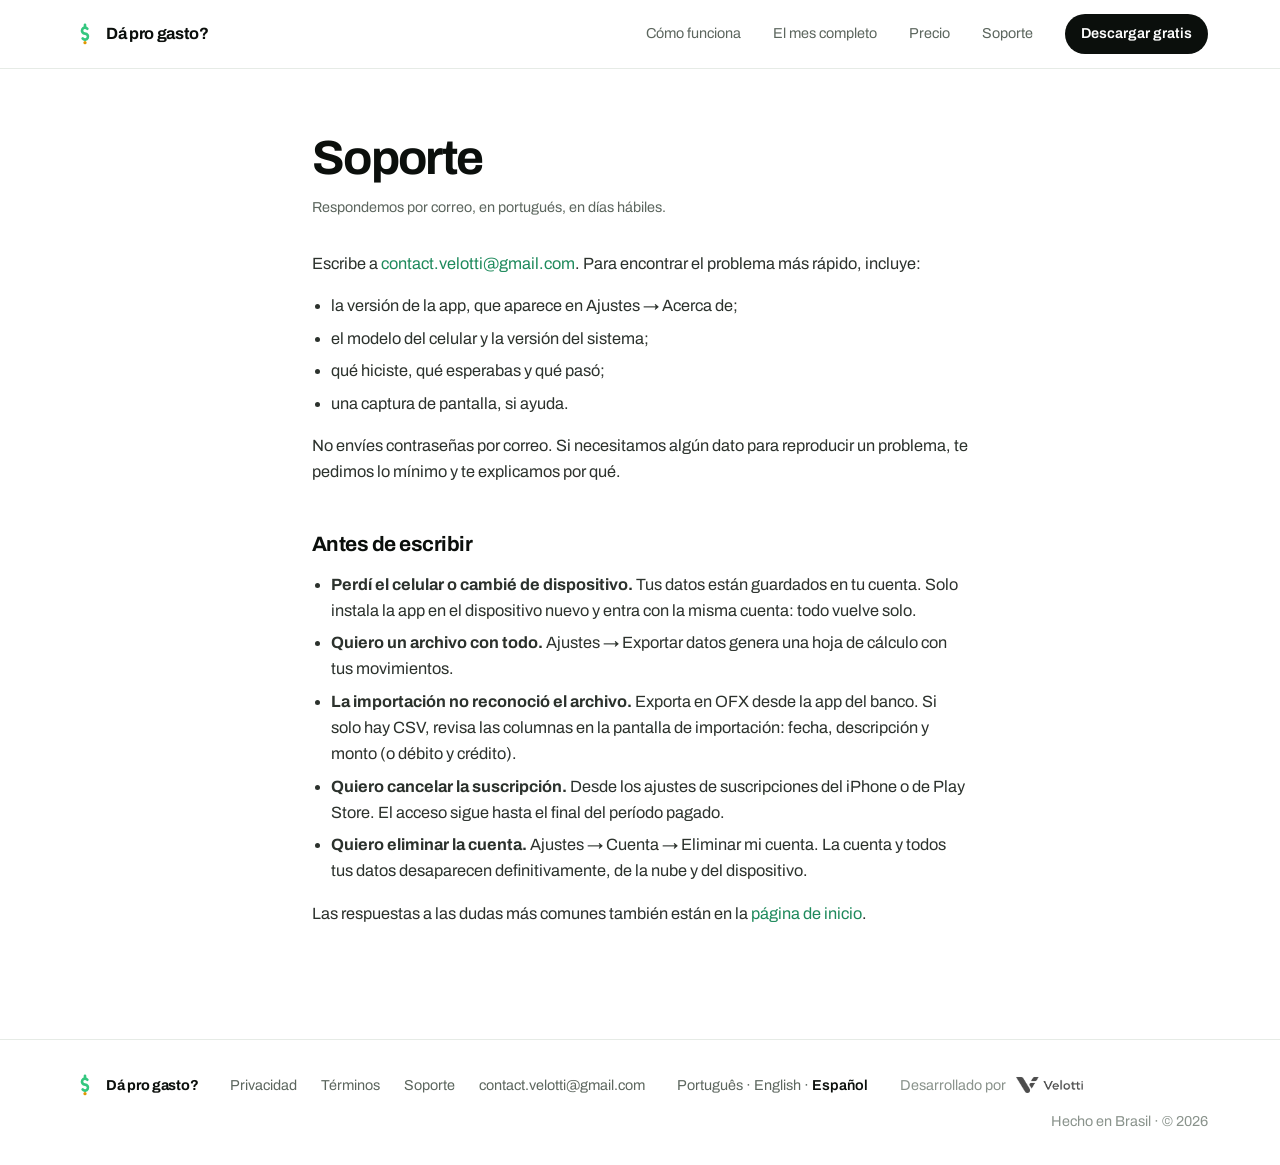
<file: es/soporte/index.html>
<!doctype html>
<html lang="es">
<head>
  <meta charset="utf-8">
  <meta name="viewport" content="width=device-width, initial-scale=1">
  <title>Soporte — Dá pro gasto?</title>
  <meta name="description" content="Escríbenos sobre Dá pro gasto?: cómo pedir ayuda, qué enviar y las preguntas más comunes.">
  <meta name="theme-color" content="#FFFFFF">
  <link rel="alternate" hreflang="pt-BR" href="../../suporte/">
  <link rel="alternate" hreflang="en" href="../../en/support/">
  <link rel="alternate" hreflang="es" href="./">
  <link rel="icon" href="../../assets/img/favicon.png">
  <link rel="apple-touch-icon" href="../../assets/img/apple-touch-icon.png">
  <link rel="preconnect" href="https://fonts.googleapis.com">
  <link rel="preconnect" href="https://fonts.gstatic.com" crossorigin>
  <link rel="stylesheet" href="https://fonts.googleapis.com/css2?family=Archivo:wght@400;500;600;700&family=IBM+Plex+Mono:wght@400;500&display=swap">
  <link rel="stylesheet" href="../../assets/css/site.css">
</head>
<body>
  <header class="nav">
    <div class="wrap">
      <a class="brand" href="../"><img src="../../assets/img/mark.svg" alt="" aria-hidden="true" width="26" height="26">Dá pro gasto?</a>
      <nav class="nav-links" aria-label="Secciones">
        <a href="../#como">Cómo funciona</a>
        <a href="../#mes">El mes completo</a>
        <a href="../#preco">Precio</a>
        <a href="../soporte/">Soporte</a>
      </nav>
      <a class="btn btn-dark btn-sm nav-cta" href="https://apps.apple.com/app/id6811387568">Descargar gratis</a>
      <button class="menu-btn" aria-expanded="false" aria-controls="menu-mobile">Menú</button>
    </div>
    <nav id="menu-mobile" class="nav-mobile" aria-label="Secciones (celular)">
      <a href="../#como">Cómo funciona</a>
      <a href="../#mes">El mes completo</a>
      <a href="../#recursos">Funciones</a>
      <a href="../#preco">Precio</a>
      <a href="../#perguntas">Preguntas</a>
      <a href="../soporte/">Soporte</a>
      <a class="btn btn-dark" href="https://apps.apple.com/app/id6811387568">Descargar gratis</a>
    </nav>
  </header>
  <main class="doc">
    <div class="wrap">
      <h1>Soporte</h1>
      <p class="meta">Respondemos por correo, en portugués, en días hábiles.</p>
      <p>Escribe a <a href="mailto:contact.velotti@gmail.com">contact.velotti@gmail.com</a>. Para encontrar el problema más rápido, incluye:</p>
      <ul>
        <li>la versión de la app, que aparece en Ajustes → Acerca de;</li>
        <li>el modelo del celular y la versión del sistema;</li>
        <li>qué hiciste, qué esperabas y qué pasó;</li>
        <li>una captura de pantalla, si ayuda.</li>
      </ul>
      <p>No envíes contraseñas por correo. Si necesitamos algún dato para reproducir un problema, te pedimos lo mínimo y te explicamos por qué.</p>

      <h2>Antes de escribir</h2>
      <ul>
        <li><b>Perdí el celular o cambié de dispositivo.</b> Tus datos están guardados en tu cuenta. Solo instala la app en el dispositivo nuevo y entra con la misma cuenta: todo vuelve solo.</li>
        <li><b>Quiero un archivo con todo.</b> Ajustes → Exportar datos genera una hoja de cálculo con tus movimientos.</li>
        <li><b>La importación no reconoció el archivo.</b> Exporta en OFX desde la app del banco. Si solo hay CSV, revisa las columnas en la pantalla de importación: fecha, descripción y monto (o débito y crédito).</li>
        <li><b>Quiero cancelar la suscripción.</b> Desde los ajustes de suscripciones del iPhone o de Play Store. El acceso sigue hasta el final del período pagado.</li>
        <li><b>Quiero eliminar la cuenta.</b> Ajustes → Cuenta → Eliminar mi cuenta. La cuenta y todos tus datos desaparecen definitivamente, de la nube y del dispositivo.</li>
      </ul>
      <p>Las respuestas a las dudas más comunes también están en la <a href="../#perguntas">página de inicio</a>.</p>
    </div>
  </main>
  <footer>
    <div class="wrap">
      <a class="brand" href="../"><img src="../../assets/img/mark.svg" alt="" aria-hidden="true" width="26" height="26">Dá pro gasto?</a>
      <nav class="links" aria-label="Pie de página">
        <a href="../privacidad/">Privacidad</a>
        <a href="../terminos/">Términos</a>
        <a href="../soporte/">Soporte</a>
        <a href="mailto:contact.velotti@gmail.com">contact.velotti@gmail.com</a>
      </nav>
      <nav class="idiomas" aria-label="Idioma">
        <a href="../../suporte/" hreflang="pt-BR" lang="pt-BR">Português</a> · <a href="../../en/support/" hreflang="en" lang="en">English</a> · <a href="./" hreflang="es" lang="es" aria-current="page">Español</a>
      </nav>
      <a class="velotti" href="https://velotti.com.br" target="_blank" rel="noopener">Desarrollado por <img src="../../assets/img/velotti.png" alt="Velotti" width="70" height="20"></a>
      <span class="copy">Hecho en Brasil · © <span data-year>2026</span></span>
    </div>
  </footer>
  <script src="../../assets/js/site.js"></script>
</body>
</html>
</file>
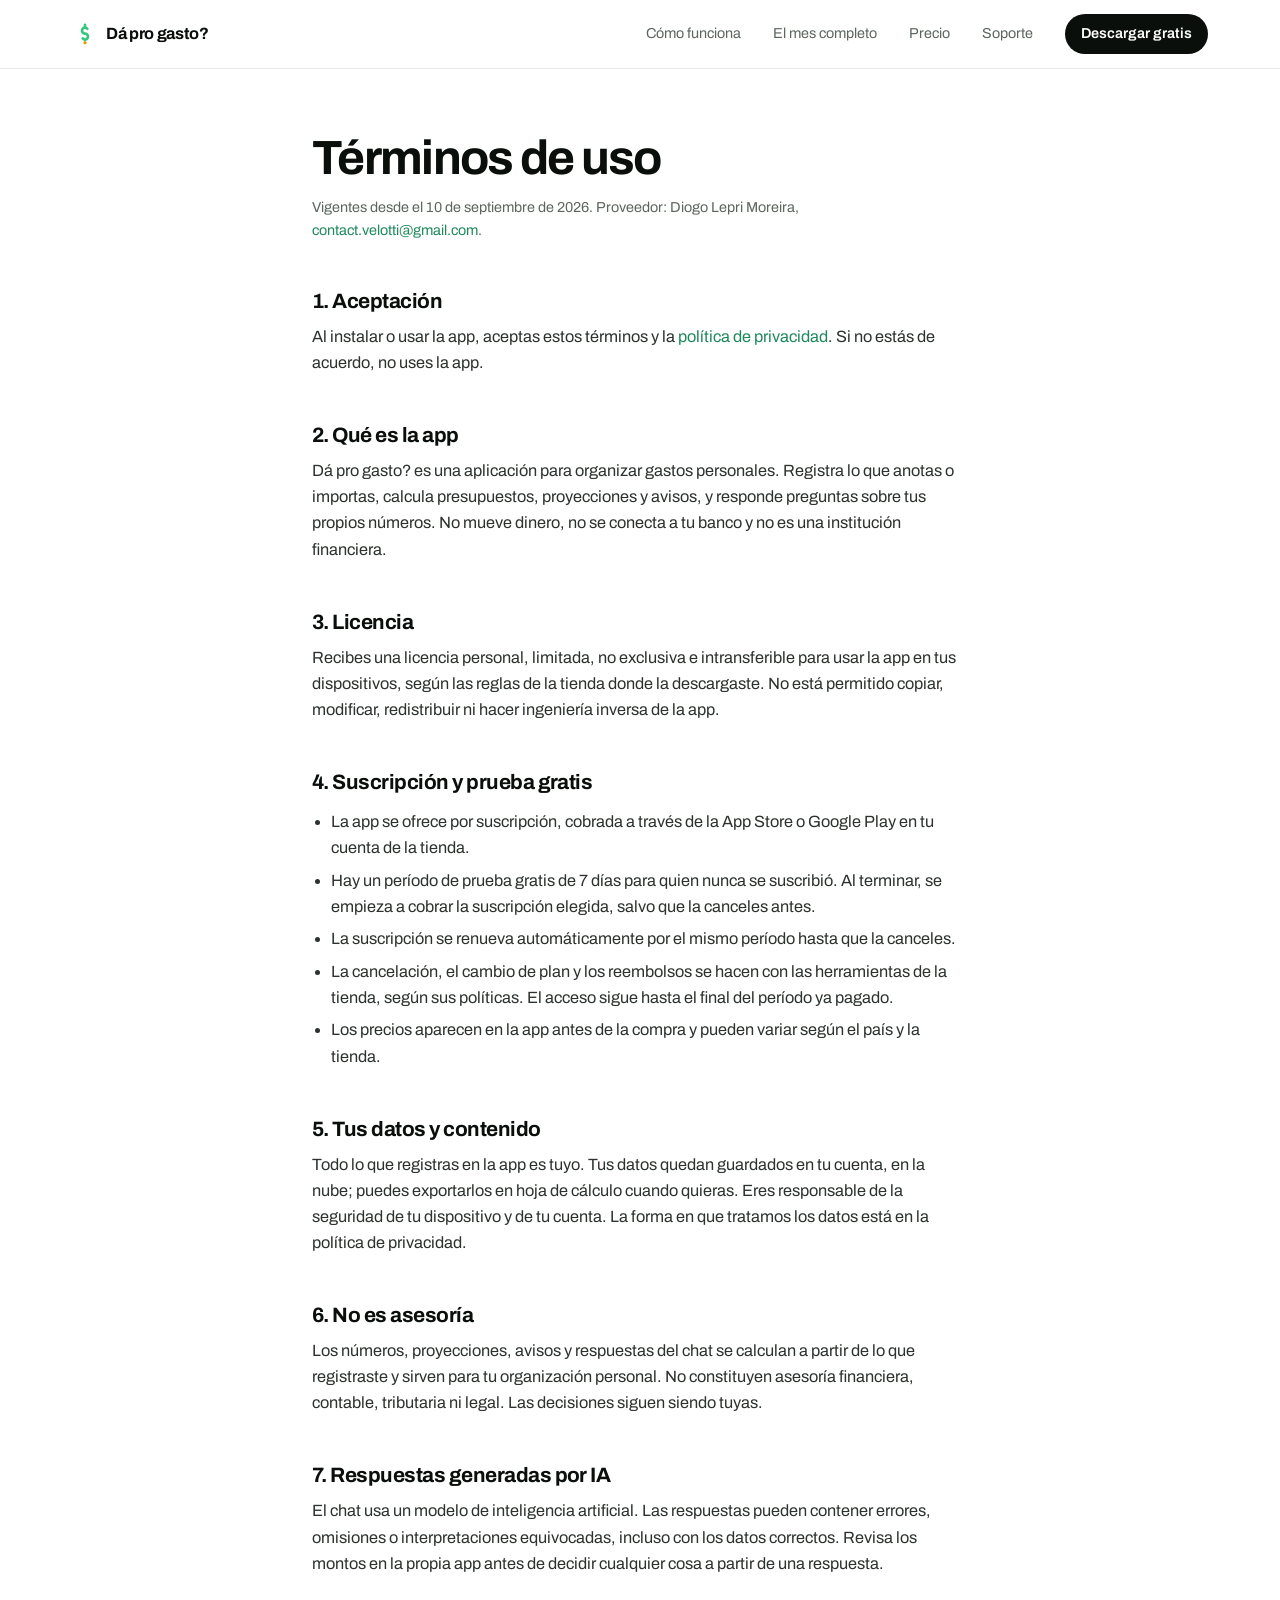
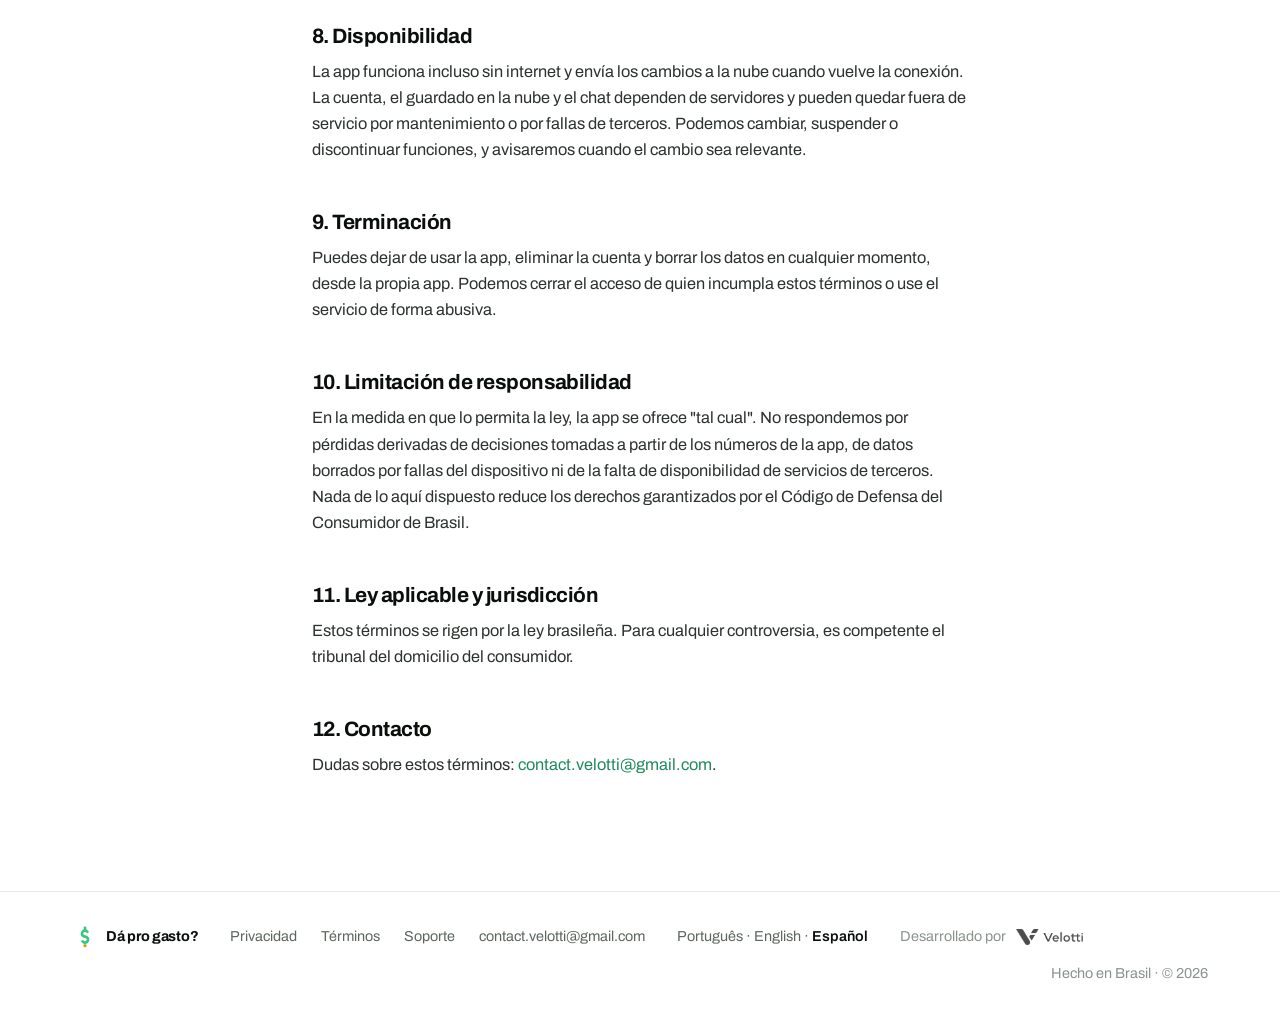
<file: es/terminos/index.html>
<!doctype html>
<html lang="es">
<head>
  <meta charset="utf-8">
  <meta name="viewport" content="width=device-width, initial-scale=1">
  <title>Términos de uso — Dá pro gasto?</title>
  <meta name="description" content="Reglas de uso de Dá pro gasto?: suscripción a través de las tiendas, prueba gratis, cancelación y lo que la app no es.">
  <meta name="theme-color" content="#FFFFFF">
  <link rel="alternate" hreflang="pt-BR" href="../../termos/">
  <link rel="alternate" hreflang="en" href="../../en/terms/">
  <link rel="alternate" hreflang="es" href="./">
  <link rel="icon" href="../../assets/img/favicon.png">
  <link rel="apple-touch-icon" href="../../assets/img/apple-touch-icon.png">
  <link rel="preconnect" href="https://fonts.googleapis.com">
  <link rel="preconnect" href="https://fonts.gstatic.com" crossorigin>
  <link rel="stylesheet" href="https://fonts.googleapis.com/css2?family=Archivo:wght@400;500;600;700&family=IBM+Plex+Mono:wght@400;500&display=swap">
  <link rel="stylesheet" href="../../assets/css/site.css">
</head>
<body>
  <header class="nav">
    <div class="wrap">
      <a class="brand" href="../"><img src="../../assets/img/mark.svg" alt="" aria-hidden="true" width="26" height="26">Dá pro gasto?</a>
      <nav class="nav-links" aria-label="Secciones">
        <a href="../#como">Cómo funciona</a>
        <a href="../#mes">El mes completo</a>
        <a href="../#preco">Precio</a>
        <a href="../soporte/">Soporte</a>
      </nav>
      <a class="btn btn-dark btn-sm nav-cta" href="https://apps.apple.com/app/id6811387568">Descargar gratis</a>
      <button class="menu-btn" aria-expanded="false" aria-controls="menu-mobile">Menú</button>
    </div>
    <nav id="menu-mobile" class="nav-mobile" aria-label="Secciones (celular)">
      <a href="../#como">Cómo funciona</a>
      <a href="../#mes">El mes completo</a>
      <a href="../#recursos">Funciones</a>
      <a href="../#preco">Precio</a>
      <a href="../#perguntas">Preguntas</a>
      <a href="../soporte/">Soporte</a>
      <a class="btn btn-dark" href="https://apps.apple.com/app/id6811387568">Descargar gratis</a>
    </nav>
  </header>
  <main class="doc">
    <div class="wrap">
      <h1>Términos de uso</h1>
      <p class="meta">Vigentes desde el 10 de septiembre de 2026. Proveedor: Diogo Lepri Moreira, <a href="mailto:contact.velotti@gmail.com">contact.velotti@gmail.com</a>.</p>

      <h2>1. Aceptación</h2>
      <p>Al instalar o usar la app, aceptas estos términos y la <a href="../privacidad/">política de privacidad</a>. Si no estás de acuerdo, no uses la app.</p>

      <h2>2. Qué es la app</h2>
      <p>Dá pro gasto? es una aplicación para organizar gastos personales. Registra lo que anotas o importas, calcula presupuestos, proyecciones y avisos, y responde preguntas sobre tus propios números. No mueve dinero, no se conecta a tu banco y no es una institución financiera.</p>

      <h2>3. Licencia</h2>
      <p>Recibes una licencia personal, limitada, no exclusiva e intransferible para usar la app en tus dispositivos, según las reglas de la tienda donde la descargaste. No está permitido copiar, modificar, redistribuir ni hacer ingeniería inversa de la app.</p>

      <h2>4. Suscripción y prueba gratis</h2>
      <ul>
        <li>La app se ofrece por suscripción, cobrada a través de la App Store o Google Play en tu cuenta de la tienda.</li>
        <li>Hay un período de prueba gratis de 7 días para quien nunca se suscribió. Al terminar, se empieza a cobrar la suscripción elegida, salvo que la canceles antes.</li>
        <li>La suscripción se renueva automáticamente por el mismo período hasta que la canceles.</li>
        <li>La cancelación, el cambio de plan y los reembolsos se hacen con las herramientas de la tienda, según sus políticas. El acceso sigue hasta el final del período ya pagado.</li>
        <li>Los precios aparecen en la app antes de la compra y pueden variar según el país y la tienda.</li>
      </ul>

      <h2>5. Tus datos y contenido</h2>
      <p>Todo lo que registras en la app es tuyo. Tus datos quedan guardados en tu cuenta, en la nube; puedes exportarlos en hoja de cálculo cuando quieras. Eres responsable de la seguridad de tu dispositivo y de tu cuenta. La forma en que tratamos los datos está en la política de privacidad.</p>

      <h2>6. No es asesoría</h2>
      <p>Los números, proyecciones, avisos y respuestas del chat se calculan a partir de lo que registraste y sirven para tu organización personal. No constituyen asesoría financiera, contable, tributaria ni legal. Las decisiones siguen siendo tuyas.</p>

      <h2>7. Respuestas generadas por IA</h2>
      <p>El chat usa un modelo de inteligencia artificial. Las respuestas pueden contener errores, omisiones o interpretaciones equivocadas, incluso con los datos correctos. Revisa los montos en la propia app antes de decidir cualquier cosa a partir de una respuesta.</p>

      <h2>8. Disponibilidad</h2>
      <p>La app funciona incluso sin internet y envía los cambios a la nube cuando vuelve la conexión. La cuenta, el guardado en la nube y el chat dependen de servidores y pueden quedar fuera de servicio por mantenimiento o por fallas de terceros. Podemos cambiar, suspender o discontinuar funciones, y avisaremos cuando el cambio sea relevante.</p>

      <h2>9. Terminación</h2>
      <p>Puedes dejar de usar la app, eliminar la cuenta y borrar los datos en cualquier momento, desde la propia app. Podemos cerrar el acceso de quien incumpla estos términos o use el servicio de forma abusiva.</p>

      <h2>10. Limitación de responsabilidad</h2>
      <p>En la medida en que lo permita la ley, la app se ofrece "tal cual". No respondemos por pérdidas derivadas de decisiones tomadas a partir de los números de la app, de datos borrados por fallas del dispositivo ni de la falta de disponibilidad de servicios de terceros. Nada de lo aquí dispuesto reduce los derechos garantizados por el Código de Defensa del Consumidor de Brasil.</p>

      <h2>11. Ley aplicable y jurisdicción</h2>
      <p>Estos términos se rigen por la ley brasileña. Para cualquier controversia, es competente el tribunal del domicilio del consumidor.</p>

      <h2>12. Contacto</h2>
      <p>Dudas sobre estos términos: <a href="mailto:contact.velotti@gmail.com">contact.velotti@gmail.com</a>.</p>
    </div>
  </main>
  <footer>
    <div class="wrap">
      <a class="brand" href="../"><img src="../../assets/img/mark.svg" alt="" aria-hidden="true" width="26" height="26">Dá pro gasto?</a>
      <nav class="links" aria-label="Pie de página">
        <a href="../privacidad/">Privacidad</a>
        <a href="../terminos/">Términos</a>
        <a href="../soporte/">Soporte</a>
        <a href="mailto:contact.velotti@gmail.com">contact.velotti@gmail.com</a>
      </nav>
      <nav class="idiomas" aria-label="Idioma">
        <a href="../../termos/" hreflang="pt-BR" lang="pt-BR">Português</a> · <a href="../../en/terms/" hreflang="en" lang="en">English</a> · <a href="./" hreflang="es" lang="es" aria-current="page">Español</a>
      </nav>
      <a class="velotti" href="https://velotti.com.br" target="_blank" rel="noopener">Desarrollado por <img src="../../assets/img/velotti.png" alt="Velotti" width="70" height="20"></a>
      <span class="copy">Hecho en Brasil · © <span data-year>2026</span></span>
    </div>
  </footer>
  <script src="../../assets/js/site.js"></script>
</body>
</html>
</file>
<file: assets/css/site.css>
/* Dá pro gasto? — sistema visual do site.
   Claro, muito ar, um acento verde. Archivo para tudo o que se lê, IBM Plex
   Mono só para rótulo e dado. Sem framework.
   As classes .nav, .wrap, .btn, .doc e o rodapé são compartilhadas com
   /privacidade, /termos e /suporte: mudá-las aqui muda as quatro páginas. */
:root {
  --g-ink: #0B0F0C;
  --g-texto: #2C322D;
  --g-suave: #5C665E;
  --g-fraco: #8A938C;
  --g-linha: #E6EBE6;
  --g-bg: #FFFFFF;
  --g-soft: #F5F8F4;
  --g-verde: #1E8A5C;
  --g-verde-claro: #E9F5EE;
  --g-escuro: #0E1B16;

  --g-fonte: "Archivo", system-ui, -apple-system, Segoe UI, Roboto, sans-serif;
  --g-mono: "IBM Plex Mono", ui-monospace, monospace;

  --g-t-xs: .76rem;
  --g-t-sm: .9rem;
  --g-t-base: 1.02rem;
  --g-t-lg: clamp(1.1rem, 1rem + .6vw, 1.42rem);
  --g-t-xl: clamp(1.5rem, 1.2rem + 1.1vw, 2rem);

  --g-1: .25rem; --g-2: .5rem;  --g-3: .75rem; --g-4: 1rem;
  --g-5: 1.5rem; --g-6: 2rem;   --g-7: 3rem;   --g-8: 4rem;
  --g-9: 6rem;

  --g-gutter: clamp(1.25rem, 5vw, 3.5rem);
  --g-secao: clamp(3.25rem, 7.5vw, 7rem);
  --g-max: 78rem;

  --g-r-sm: 6px; --g-r-md: 14px; --g-r-lg: 22px;

  --g-sombra: 150 20% 30%;
  --g-e1: 0 1px 2px hsl(var(--g-sombra)/.06), 0 2px 6px -1px hsl(var(--g-sombra)/.06);
  --g-e2: 0 2px 4px hsl(var(--g-sombra)/.05), 0 10px 24px -6px hsl(var(--g-sombra)/.12);
  --g-e3: 0 4px 8px hsl(var(--g-sombra)/.05), 0 24px 56px -12px hsl(var(--g-sombra)/.16);

  --g-ease: cubic-bezier(.23,1,.32,1);
}

*, *::before, *::after { box-sizing: border-box; }
html { -webkit-text-size-adjust: 100%; scroll-behavior: smooth; }
@media (prefers-reduced-motion: reduce) { html { scroll-behavior: auto; } }
body {
  margin: 0; background: var(--g-bg); color: var(--g-texto);
  font-family: var(--g-fonte); font-size: var(--g-t-base); line-height: 1.6;
  -webkit-font-smoothing: antialiased; overflow-x: clip;
}
img, svg, video { display: block; max-width: 100%; }
a { color: var(--g-verde); text-decoration: none; }
a:hover { text-decoration: underline; }
p { margin: 0; }
::selection { background: var(--g-verde-claro); }
:focus-visible { outline: 2px solid var(--g-verde); outline-offset: 3px; border-radius: var(--g-r-sm); }
:where(table, .num) { font-variant-numeric: tabular-nums; }

h1, h2, h3 { font-family: var(--g-fonte); color: var(--g-ink); margin: 0; font-weight: 700; letter-spacing: -.035em; line-height: 1.06; text-wrap: balance; }
.wrap { width: 100%; max-width: var(--g-max); margin-inline: auto; padding-inline: var(--g-gutter); }
.secao { padding-block: var(--g-secao); }
.rotulo { font-family: var(--g-mono); font-size: var(--g-t-xs); letter-spacing: .08em; text-transform: uppercase; color: var(--g-suave); margin: 0; }
.sub { color: var(--g-suave); font-size: var(--g-t-sm); margin: var(--g-2) 0 0; font-variant-numeric: tabular-nums; }
.lead { font-size: var(--g-t-lg); color: var(--g-suave); text-wrap: pretty; margin: 0; }
.demo { font-family: var(--g-mono); font-size: var(--g-t-xs); letter-spacing: .08em; text-transform: uppercase; color: var(--g-fraco); }

/* ------------------------------------------------------------- navegação -- */
.nav { position: sticky; top: 0; z-index: 60; background: rgba(255,255,255,.9); backdrop-filter: saturate(1.6) blur(14px); border-bottom: 1px solid var(--g-linha); }
.nav .wrap { display: flex; align-items: center; gap: var(--g-4); min-height: 4.25rem; }
.brand { display: flex; align-items: center; gap: .5rem; font-weight: 700; color: var(--g-ink); letter-spacing: -.02em; white-space: nowrap; }
.brand:hover { text-decoration: none; }
.brand img { width: 26px; height: 26px; }
.nav-links { display: none; gap: var(--g-6); margin-left: auto; font-size: var(--g-t-sm); color: var(--g-suave); }
.nav-links a { color: inherit; }
.nav-links a:hover { color: var(--g-ink); text-decoration: none; }
.nav-cta { margin-left: auto; }
/* abaixo de 560px nao cabem marca + botao + menu: o botao ja esta no menu */
/* .btn define display depois daqui e media query nao soma especificidade:
   por isso o seletor precisa de dois niveis para vencer. */
@media (max-width: 559px) { .nav .nav-cta { display: none; } .nav .menu-btn { margin-left: auto; } }
@media (min-width: 900px) { .nav-links { display: flex; } .nav-cta { margin-left: var(--g-4); } .menu-btn { display: none; } }
.menu-btn { margin-left: auto; background: none; border: 1px solid var(--g-linha); border-radius: 999px; padding: .4rem .8rem; font: inherit; font-size: var(--g-t-sm); color: var(--g-ink); }
.nav-mobile { display: none; flex-direction: column; gap: var(--g-3); padding: var(--g-4) var(--g-gutter) var(--g-5); }
.nav-mobile.open { display: flex; }
@media (min-width: 900px) { .menu-btn, .nav-mobile { display: none !important; } }

/* --------------------------------------------------------------- botões -- */
.btn { display: inline-flex; align-items: center; justify-content: center; gap: .5rem; white-space: nowrap; border: 0; border-radius: 999px; cursor: pointer; text-decoration: none; background: var(--g-ink); color: #fff; font: inherit; font-weight: 600; padding: .8rem 1.35rem; transition: transform 160ms var(--g-ease), background 160ms var(--g-ease); }
.btn:hover { text-decoration: none; transform: translateY(-1px); }
.btn:active { transform: translateY(1px); }
.btn svg { width: 16px; height: 16px; }
.btn-dark { background: var(--g-ink); color: #fff; }
.btn-sm { padding: .5rem 1rem; font-size: var(--g-t-sm); }
.btn-green, .btn-verde { background: var(--g-verde); color: #fff; }
.btn-line, .btn-linha { background: #fff; color: var(--g-ink); box-shadow: inset 0 0 0 1px #D7DDD7; }
.btn-light { background: #fff; color: var(--g-ink); }

/* ----------------------------------------------------------------- hero -- */
.hero { text-align: center; padding-block: clamp(2.5rem, 7vw, 5rem) 0; }
.hero h1 { font-size: clamp(2.6rem, 5.2vw + 1.4rem, 5rem); letter-spacing: -.045em; line-height: 1.02; max-width: 14ch; margin-inline: auto; }
.hero .lead { margin: var(--g-5) auto 0; max-width: 38ch; }
.acoes { display: flex; gap: var(--g-3); justify-content: center; flex-wrap: wrap; margin-top: var(--g-6); }
.nota { margin-top: var(--g-4); font-size: var(--g-t-sm); color: var(--g-suave); }

/* ---------------------------------------------------- o aparelho -------- --
   A captura JA TEM uma ilha dinamica real e na proporcao certa: a moldura
   entra por fora e nao desenha ilha nenhuma. Ilha dupla e o defeito numero um
   de mockup falso.
   A captura e 1:1,52 e um iPhone e 1:2,17, entao o aparelho afunda atras da
   faixa de garantias: as duas proporcoes ficam verdadeiras ao mesmo tempo. */
.palco {
  position: relative;
  margin-top: clamp(2.5rem, 6vw, 4rem);
  display: grid; place-items: center;
  --fone-w: min(238px, 60vw);
  --fone-ratio: 2.1679;
  --fone-h: calc(var(--fone-w) * var(--fone-ratio));
  --fone-r: calc(var(--fone-w) * .152);
  --fone-rail: calc(var(--fone-w) * .0075);
  --fone-bezel: calc(var(--fone-w) * .0185);
  --fone-corte: .63;
  --fone-ar: 2.5rem;
}
.palco::before {
  content: ""; position: absolute; inset: 6% 6% 0; z-index: 0;
  background: radial-gradient(58% 52% at 50% 34%, #CFEBDC 0%, rgba(207,235,220,0) 72%);
}
.palco-janela {
  position: relative; z-index: 1;
  overflow: hidden;
  padding: var(--fone-ar) 3rem 0;
  height: calc(var(--fone-ar) + var(--fone-h) * var(--fone-corte));
  display: grid; place-items: start center;
}
.fone { position: relative; width: var(--fone-w); height: var(--fone-h); }
/* o corpo pinta por cima das teclas, entao so a metade externa delas aparece */
.fone-corpo {
  position: relative; height: 100%;
  border-radius: var(--fone-r);
  padding: var(--fone-rail);
  background: linear-gradient(104deg, #6E7873 0%, #C9D1CB 9%, #8A938C 20%, #4E554F 37%,
    #737C76 52%, #A8B1AA 68%, #DFE5E0 82%, #737C76 92%, #545B55 100%);
  box-shadow: inset 0 1px 0 rgba(255,255,255,.55), inset 0 -1px 0 rgba(255,255,255,.20),
    0 1px 2px rgba(11,15,12,.10), 0 10px 20px -8px rgba(11,15,12,.16),
    0 34px 56px -20px rgba(11,15,12,.28), 0 70px 110px -48px rgba(11,15,12,.24);
}
.fone-vidro {
  height: 100%;
  border-radius: calc(var(--fone-r) - var(--fone-rail));
  padding: var(--fone-bezel);
  background: #070A08;
  box-shadow: inset 0 0 0 1px rgba(255,255,255,.07);
}
.fone-tela {
  position: relative; height: 100%; overflow: hidden;
  border-radius: calc(var(--fone-r) - var(--fone-rail) - var(--fone-bezel));
  background: #F7F7F4;            /* mesmo fundo da captura: emenda sem costura */
}
.fone-tela img { width: 100%; height: auto; display: block; }
.fone-brilho {
  position: absolute; inset: 0; pointer-events: none; border-radius: inherit;
  background:
    linear-gradient(107deg, rgba(255,255,255,.50) 0 11%, rgba(255,255,255,0) 11% 15%,
      rgba(255,255,255,.22) 15% 21%, rgba(255,255,255,0) 21% 46%, rgba(11,15,12,.045) 46% 100%),
    radial-gradient(130% 80% at 50% -12%, rgba(255,255,255,.40), transparent 46%);
  mix-blend-mode: overlay; opacity: .9;
}
@supports not (mix-blend-mode: overlay) { .fone-brilho { opacity: .55; } }
.fone-tecla {
  position: absolute; width: calc(var(--fone-w) * .013); border-radius: 3px;
  background: linear-gradient(90deg, #4F5651, #A9B2AB 45%, #6E7670);
  box-shadow: 0 1px 1px rgba(11,15,12,.25);
}
.fone-tecla--acao, .fone-tecla--vol-mais, .fone-tecla--vol-menos {
  left: calc(var(--fone-w) * -.007); border-radius: 3px 0 0 3px;
}
.fone-tecla--power {
  right: calc(var(--fone-w) * -.007); border-radius: 0 3px 3px 0;
  background: linear-gradient(270deg, #4F5651, #A9B2AB 45%, #6E7670);
}
.fone-tecla--acao { top: 14.7%; height: 3.8%; }
.fone-tecla--vol-mais { top: 20.5%; height: 7%; }
.fone-tecla--vol-menos { top: 28.9%; height: 7%; }
.fone-tecla--power { top: 22.3%; height: 11.7%; }

/* cartoes de prova: no celular so um, sangrando na gutter */
.flutua {
  position: absolute; z-index: 2; background: #fff; border: 1px solid var(--g-linha);
  border-radius: 16px; box-shadow: var(--g-e2); padding: .55rem .7rem;
  font-size: var(--g-t-xs); line-height: 1.35; text-align: left; max-width: 9.5rem;
}
.flutua b { display: block; color: var(--g-ink); }
.flutua .peq { color: var(--g-suave); font-size: var(--g-t-xs); }
.flutua--a { left: -.6rem; top: 74%; transform: rotate(-3deg); }
.flutua--b { display: none; }
@media (min-width: 1024px) {
  .flutua { max-width: 15rem; font-size: var(--g-t-sm); padding: .7rem .9rem; }
  .flutua--a { left: -26%; top: 13%; }
  .flutua--b { display: block; right: -22%; top: 44%; transform: rotate(2.5deg); }
}

.fatos { display: flex; flex-wrap: wrap; justify-content: center; gap: var(--g-4) var(--g-7); margin-top: clamp(2.5rem, 6vw, 4rem); padding-block: var(--g-5); border-top: 1px solid var(--g-linha); border-bottom: 1px solid var(--g-linha); color: var(--g-suave); font-size: var(--g-t-sm); }
.fatos span { display: inline-flex; align-items: center; gap: .5rem; }
.fatos svg { width: 17px; height: 17px; color: var(--g-verde); flex: none; }

/* -------------------------------------------------------------- seções -- */
.titulo { font-size: clamp(1.9rem, 4.4vw, 3rem); }
.cabeca { text-align: center; max-width: 40rem; margin: 0 auto var(--g-7); }
.cabeca .lead { margin-top: var(--g-4); margin-inline: auto; }
.duas { display: grid; gap: var(--g-7); align-items: center; }
@media (min-width: 900px) { .duas { grid-template-columns: 1fr 1fr; gap: var(--g-9); } .duas--inv .texto { order: 2; } }
.faixa { background: var(--g-soft); }

.painel { background: #fff; border: 1px solid var(--g-linha); border-radius: var(--g-r-lg); box-shadow: var(--g-e2); padding: clamp(1.15rem, 4vw, 2rem); }
.painel--mes { max-width: 44rem; margin-inline: auto; }
.painel--suave { background: var(--g-soft); box-shadow: none; }
.numerao { font-size: clamp(2.4rem, 7vw, 3.6rem); font-weight: 700; letter-spacing: -.045em; line-height: 1; margin: var(--g-2) 0 0; color: var(--g-ink); font-variant-numeric: tabular-nums; }
.barra { height: 7px; border-radius: 4px; background: #EDF0EC; overflow: hidden; margin-top: var(--g-3); }
.barra i { display: block; height: 100%; background: var(--g-verde); border-radius: 4px; }

.linha-item { display: flex; align-items: center; gap: var(--g-4); padding: var(--g-3) 0; }
.linha-item + .linha-item { border-top: 1px solid var(--g-linha); }
.linha-item .t { flex: 1; min-width: 0; }
.linha-item .t b { display: block; font-weight: 600; color: var(--g-ink); }
.linha-item .t span { color: var(--g-suave); font-size: var(--g-t-sm); }
.linha-item .v { font-weight: 600; font-variant-numeric: tabular-nums; white-space: nowrap; color: var(--g-ink); }
.marca-nova { box-shadow: inset 3px 0 0 var(--g-verde); padding-left: var(--g-4); }

/* o mês que a pessoa arrasta */
.mes { display: grid; grid-template-columns: repeat(10, 1fr); gap: 6px; margin-top: var(--g-5); }

.dia { aspect-ratio: 1; border-radius: 5px; background: #F2F5F2; box-shadow: inset 0 0 0 1px #E0E6E0; transition: background 160ms var(--g-ease); }
.dia[data-on="1"] { background: #A9DCC0; box-shadow: inset 0 0 0 1px #8ECFAB; }
.dia[data-over="1"] { background: #F0BDB5; box-shadow: inset 0 0 0 1px #E3A69C; }
.dia[data-now="1"] { box-shadow: inset 0 0 0 2px var(--g-ink); }
.legenda { display: flex; flex-wrap: wrap; gap: var(--g-3) var(--g-5); margin-top: var(--g-4); font-size: var(--g-t-sm); color: var(--g-suave); }
.legenda span { display: inline-flex; align-items: center; gap: .45rem; }
.legenda i { width: 12px; height: 12px; border-radius: 3px; display: block; }
/* o arrastador é neutro: a única barra verde da tela é a do orçamento */
.scrub { width: 100%; height: 2.75rem; margin-top: var(--g-2); -webkit-appearance: none; appearance: none; background: none; }
.scrub::-webkit-slider-runnable-track { height: 4px; border-radius: 3px; background: #E3E8E3; }
.scrub::-moz-range-track { height: 4px; border-radius: 3px; background: #E3E8E3; }
.scrub::-webkit-slider-thumb { -webkit-appearance: none; width: 22px; height: 22px; border-radius: 50%; background: var(--g-ink); border: 3px solid #fff; box-shadow: var(--g-e1); margin-top: -9px; }
.scrub::-moz-range-thumb { width: 22px; height: 22px; border-radius: 50%; background: var(--g-ink); border: 3px solid #fff; }
.gasto { margin-top: var(--g-7); border-top: 1px solid var(--g-linha); padding-top: var(--g-4); }

/* passos */
.passos { display: grid; grid-template-columns: repeat(2, 1fr); gap: var(--g-6) var(--g-5); max-width: 62rem; margin: 0 auto; text-align: center; }
@media (min-width: 820px) { .passos { grid-template-columns: repeat(4, 1fr); } }
.passo .n { width: 44px; height: 44px; border-radius: 50%; background: var(--g-ink); color: #fff; display: grid; place-items: center; font-weight: 700; margin: 0 auto var(--g-4); }
.passo b { display: block; color: var(--g-ink); }
.passo span { display: block; color: var(--g-suave); font-size: var(--g-t-sm); margin-top: .25rem; }

/* privacidade */
.escuro { background: var(--g-escuro); color: #CFE0D6; }
.escuro h2 { color: #fff; }
.escuro .lead { color: rgba(207,224,214,.82); }
.confia { display: grid; gap: var(--g-6) var(--g-5); grid-template-columns: repeat(2, 1fr); max-width: 62rem; margin: 0 auto; }
@media (min-width: 820px) { .confia { grid-template-columns: repeat(4, 1fr); } }
.confia div { border-top: 1px solid rgba(255,255,255,.18); padding-top: var(--g-4); }
.confia svg { width: 20px; height: 20px; color: #34C77F; }
.confia b { display: block; color: #fff; margin: var(--g-3) 0 .3rem; }
.confia span { font-size: var(--g-t-sm); color: rgba(207,224,214,.75); }

/* preço */
.planos { display: grid; gap: var(--g-5); max-width: 52rem; margin: 0 auto; }
@media (min-width: 760px) { .planos { grid-template-columns: 1fr 1fr; } }
.plano { position: relative; background: #fff; border: 1.5px solid var(--g-linha); border-radius: var(--g-r-lg); padding: var(--g-7) var(--g-6); }
.plano--melhor { border-color: var(--g-verde); box-shadow: 0 18px 44px -28px rgba(30,138,92,.5); }
.plano .selo { position: absolute; top: -13px; left: 50%; transform: translateX(-50%); background: var(--g-verde); color: #fff; font-size: var(--g-t-xs); font-weight: 700; padding: .3rem .8rem; border-radius: 999px; white-space: nowrap; }
.plano .preco { font-size: 2.5rem; font-weight: 700; letter-spacing: -.04em; margin-top: var(--g-2); color: var(--g-ink); font-variant-numeric: tabular-nums; }
.plano .preco small { font-size: var(--g-t-sm); font-weight: 500; color: var(--g-suave); letter-spacing: 0; }
.plano ul { list-style: none; margin: var(--g-5) 0 var(--g-6); padding: 0; display: grid; gap: .55rem; }
.plano li { display: flex; gap: .6rem; align-items: flex-start; font-size: var(--g-t-sm); }
.plano li svg { width: 16px; height: 16px; color: var(--g-verde); flex: none; margin-top: .25rem; }
.plano .btn { width: 100%; }
.garantia { max-width: 40rem; margin: var(--g-6) auto 0; display: flex; gap: var(--g-3); align-items: flex-start; background: var(--g-verde-claro); border-radius: var(--g-r-md); padding: var(--g-4) var(--g-5); font-size: var(--g-t-sm); }
.garantia svg { width: 20px; height: 20px; color: var(--g-verde); flex: none; }

/* fecho */
.fecho { text-align: center; }
.campo { display: flex; align-items: center; gap: var(--g-3); max-width: 26rem; margin: var(--g-5) auto 0; background: #fff; border: 1px solid #D7DDD7; border-radius: var(--g-r-md); padding: .4rem .5rem .4rem 1rem; }
.campo:focus-within { border-color: var(--g-verde); }
.campo span { font-family: var(--g-mono); color: var(--g-suave); }
.campo input { flex: 1; min-width: 0; border: 0; outline: none; background: none; font: inherit; font-size: var(--g-t-lg); font-variant-numeric: tabular-nums; color: var(--g-ink); }
.resposta { margin: var(--g-5) auto var(--g-6); max-width: 34rem; font-size: var(--g-t-lg); min-height: 3em; }
.resposta b { color: var(--g-verde); font-variant-numeric: tabular-nums; }

/* páginas de texto: /privacidade, /termos, /suporte */
.doc { padding-block: var(--g-8) var(--g-9); }
.doc .wrap { max-width: 48rem; }
.doc h1 { font-size: clamp(2rem, 5vw, 3rem); margin-bottom: var(--g-3); }
.doc h2 { font-size: 1.3rem; letter-spacing: -.025em; margin: var(--g-7) 0 var(--g-3); }
.doc p { margin-bottom: 1em; }
.doc ul { padding-left: 1.2rem; }
.doc li { margin: .4rem 0; }
.doc .meta { color: var(--g-suave); font-size: var(--g-t-sm); margin-bottom: var(--g-6); }

/* rodapé */
footer { border-top: 1px solid var(--g-linha); padding-block: var(--g-6); color: var(--g-suave); font-size: var(--g-t-sm); }
footer .wrap { display: flex; flex-wrap: wrap; gap: var(--g-3) var(--g-6); align-items: center; }
footer .links { display: flex; flex-wrap: wrap; gap: var(--g-5); }
footer .links a, footer a { color: var(--g-suave); }
footer .copy { margin-left: auto; color: var(--g-fraco); }
footer .velotti { display: inline-flex; align-items: center; gap: 8px; color: var(--g-fraco); text-decoration: none; }
footer .velotti img { height: 20px; width: auto; opacity: .7; transition: opacity .15s; }
footer .velotti:hover img { opacity: 1; }

/* aparecer ao rolar */
@media (prefers-reduced-motion: no-preference) {
  .reveal { opacity: 0; transform: translateY(14px); transition: opacity .6s var(--g-ease), transform .6s var(--g-ease); }
  .reveal.in { opacity: 1; transform: none; }
}

/* perguntas */
.faq { max-width: 44rem; margin: 0 auto; border-top: 1px solid var(--g-linha); }
details { border-bottom: 1px solid var(--g-linha); }
summary { cursor: pointer; list-style: none; display: flex; justify-content: space-between; align-items: center; gap: var(--g-4); padding: var(--g-5) 0; font-weight: 600; color: var(--g-ink); }
summary::-webkit-details-marker { display: none; }
summary svg { width: 18px; height: 18px; color: var(--g-fraco); transition: transform 200ms var(--g-ease); flex: none; }
details[open] summary svg { transform: rotate(180deg); }
details p { color: var(--g-suave); padding-bottom: var(--g-5); max-width: 62ch; }

/* recursos: dois a dois, sem grade de cartões idênticos */
.recursos { display: grid; gap: var(--g-7) var(--g-6); }
@media (min-width: 880px) { .recursos { grid-template-columns: 1fr 1fr; } }
.recurso h3 { font-size: 1.15rem; letter-spacing: -.02em; }
.recurso > p { color: var(--g-suave); margin-top: var(--g-2); }
.recurso .painel, .recurso .avisos { margin-top: var(--g-5); }
.notif { display: flex; gap: var(--g-3); align-items: flex-start; background: #fff; border: 1px solid var(--g-linha); border-radius: var(--g-r-md); padding: .75rem .9rem; box-shadow: var(--g-e1); }
.notif + .notif { margin-top: var(--g-3); }
.notif .ic { width: 32px; height: 32px; border-radius: 10px; display: grid; place-items: center; flex: none; }
.notif .ic svg { width: 16px; height: 16px; }
.notif .t { font-size: var(--g-t-sm); line-height: 1.45; }
.notif .t small { display: block; color: var(--g-fraco); font-size: var(--g-t-xs); }
.notif .t b { display: block; color: var(--g-ink); }
.bolha { max-width: 86%; padding: .65rem .9rem; border-radius: 18px; font-size: var(--g-t-sm); line-height: 1.45; }
.bolha + .bolha { margin-top: var(--g-3); }
.bolha--eu { margin-left: auto; background: var(--g-verde-claro); color: var(--g-ink); border-bottom-right-radius: 6px; }
.bolha--ia { background: #fff; border: 1px solid var(--g-linha); border-bottom-left-radius: 6px; }
.bolha--ia small { display: block; color: var(--g-verde); font-weight: 600; font-size: var(--g-t-xs); margin-bottom: .2rem; }
.pill { display: inline-flex; align-items: center; font-size: var(--g-t-xs); font-weight: 600; padding: .2rem .55rem; border-radius: 999px; white-space: nowrap; }
.pill--verde { background: var(--g-verde-claro); color: #136B46; }
.pill--ouro { background: #FFF4D6; color: #8A6108; }
.pill--cinza { background: var(--g-soft); color: var(--g-suave); }

/* --------------------------------------------------- ritmo e correcoes -- */
/* a barra e fixa: sem isto toda ancora aterrissa atras dela */
[id] { scroll-margin-top: 5.5rem; }

/* faixa tintada precisa de mais respiro que secao branca: nela o ar e visivel */
.faixa, .escuro { padding-block: calc(var(--g-secao) * 1.22); }
.secao--ar { padding-block: calc(var(--g-secao) * 1.3); }
.secao--denso { padding-block: calc(var(--g-secao) * .82); }
.cabeca { margin-bottom: clamp(2rem, 4.5vw, 3.25rem); }

@media (max-width: 640px) {
  /* painel sangrando devolve 68px de largura util no celular */
  .painel--sangra {
    margin-inline: calc(var(--g-gutter) * -1);
    border-radius: 0; border-inline: 0; box-shadow: none;
  }
}
@media (max-width: 520px) {
  .acoes { display: grid; grid-template-columns: 1fr; gap: var(--g-3); }
  .acoes .btn { width: 100%; }
  .campo { flex-wrap: wrap; }
  .campo .btn { flex: 1 0 100%; margin-top: .4rem; }
}
/* alvos de toque */
.menu-btn { min-height: 44px; padding-inline: 1rem; }
@media (pointer: coarse) {
  .scrub::-webkit-slider-thumb { width: 28px; height: 28px; margin-top: -12px; }
  .scrub::-moz-range-thumb { width: 28px; height: 28px; }
  .btn-sm { min-height: 44px; }
  .campo input { min-height: 44px; }
  .campo .btn { min-height: 44px; }
}

/* --------------------------------------------------------- desktop ----- */
@media (min-width: 1080px) {
  .hero { text-align: left; padding-block-start: clamp(2rem, 4vw, 3.5rem); }
  .hero-grid {
    display: grid; grid-template-columns: minmax(0, 1.02fr) minmax(0, .98fr);
    gap: clamp(2.5rem, 4vw, 4.5rem); align-items: end;
  }
  .hero-texto { padding-bottom: clamp(2.5rem, 7vh, 5.5rem); }
  .hero h1 { font-size: clamp(3rem, 4.4vw, 4.6rem); max-width: 11ch; margin-inline: 0; }
  .hero .lead { max-width: 34ch; margin-inline: 0; }
  .acoes { justify-content: flex-start; }
  .palco { margin-top: 0; --fone-w: clamp(300px, 25vw, 375px); --fone-corte: .60; }
  .hero .fatos { margin-top: 0; }

  /* quatro recursos do mesmo tamanho rimam; 7/5 alternado quebra a rima */
  .recursos { grid-template-columns: repeat(12, 1fr); column-gap: var(--g-7); }
  .recurso:nth-child(1) { grid-column: span 7; }
  .recurso:nth-child(2) { grid-column: span 5; }
  .recurso:nth-child(3) { grid-column: span 5; }
  .recurso:nth-child(4) { grid-column: span 7; }

  .cabeca--trilho {
    display: grid; grid-template-columns: minmax(0,1fr) minmax(0,1fr);
    gap: var(--g-7); max-width: none; text-align: left; align-items: end;
    border-bottom: 1px solid var(--g-linha); padding-bottom: var(--g-5);
  }
  .cabeca--trilho .lead { margin: 0; }
  .escuro .cabeca--trilho { border-bottom-color: rgba(255,255,255,.18); }
}
@media (min-width: 760px) {
  .planos { grid-template-columns: 1.08fr 1fr; align-items: center; }
  .plano--melhor { transform: translateY(-10px); box-shadow: var(--g-e3), 0 18px 44px -28px rgba(30,138,92,.5); }
}
@media (prefers-reduced-motion: reduce) { .plano--melhor { transform: none; } }
.hero .lead { font-size: clamp(1.12rem, .95rem + .7vw, 1.5rem); }

/* idiomas */
footer .idiomas a[aria-current="page"] { color: var(--g-ink); font-weight: 600; text-decoration: none; }
</file>
